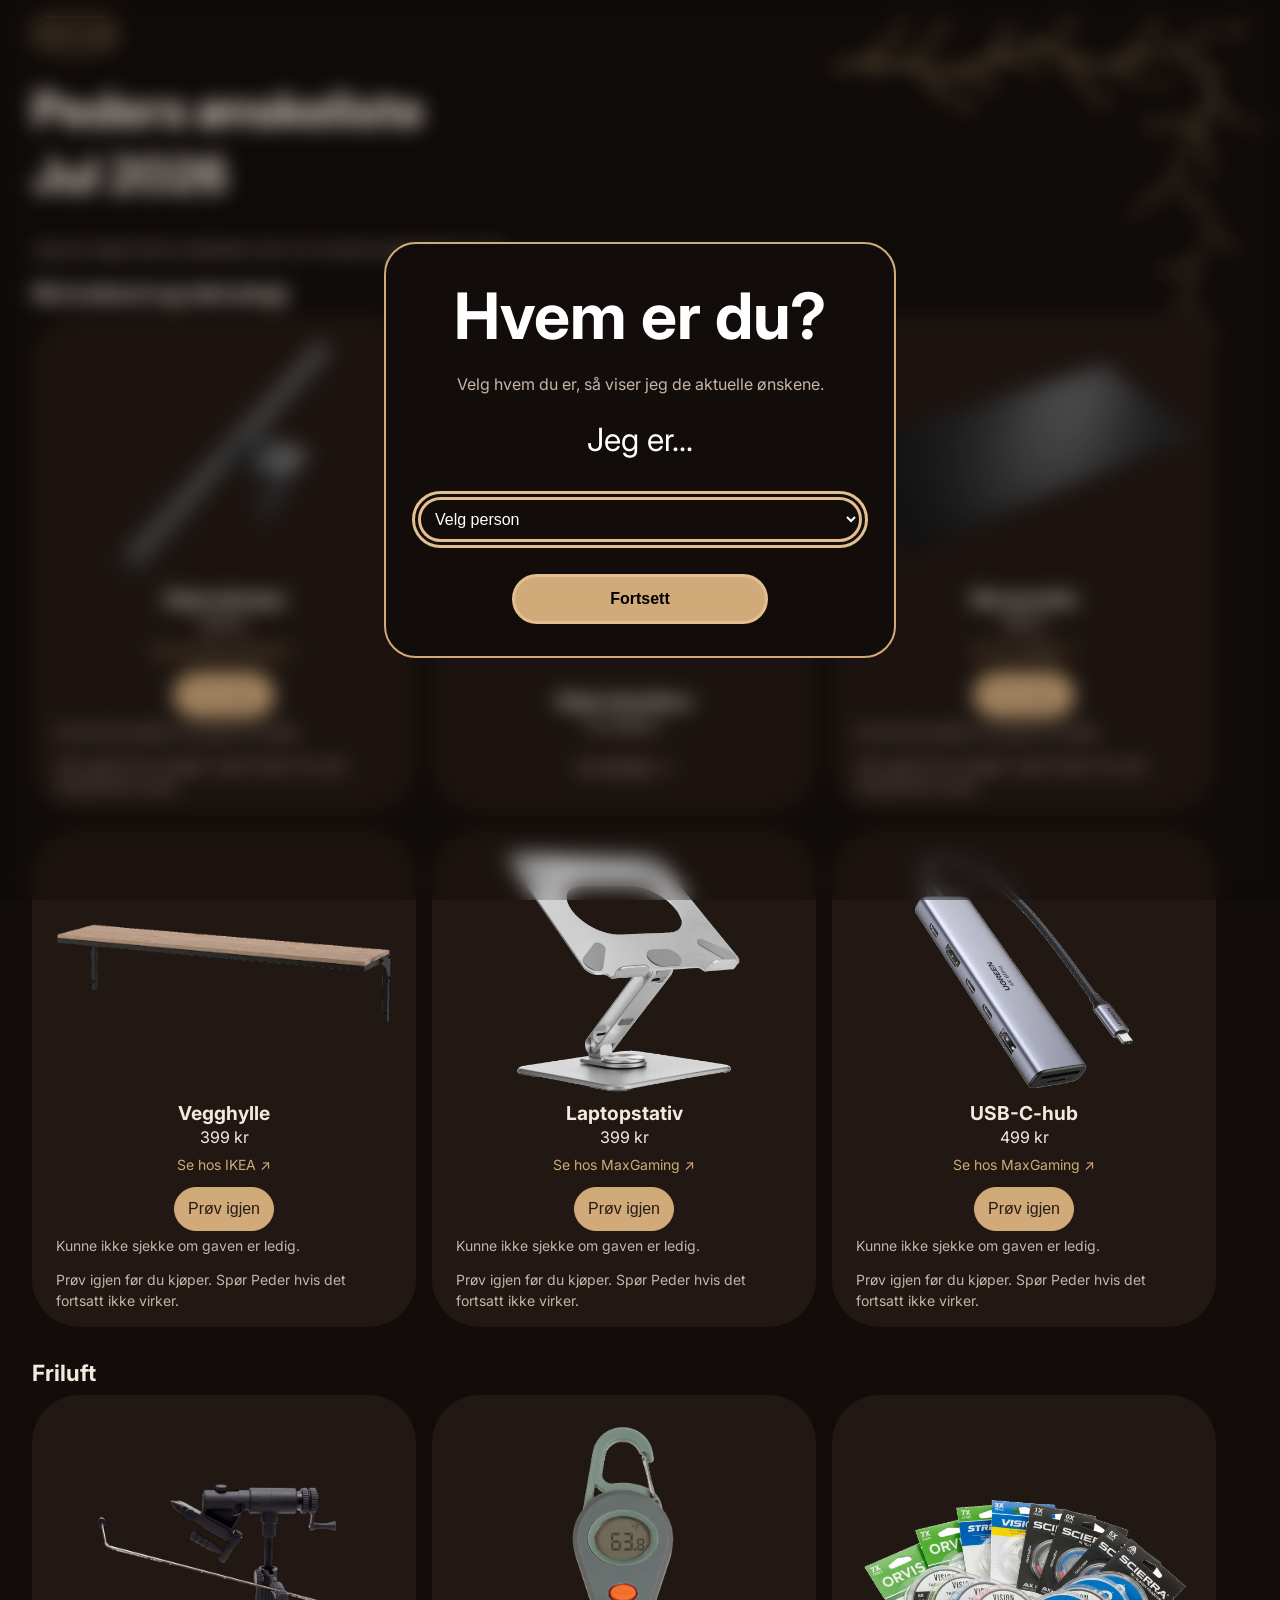
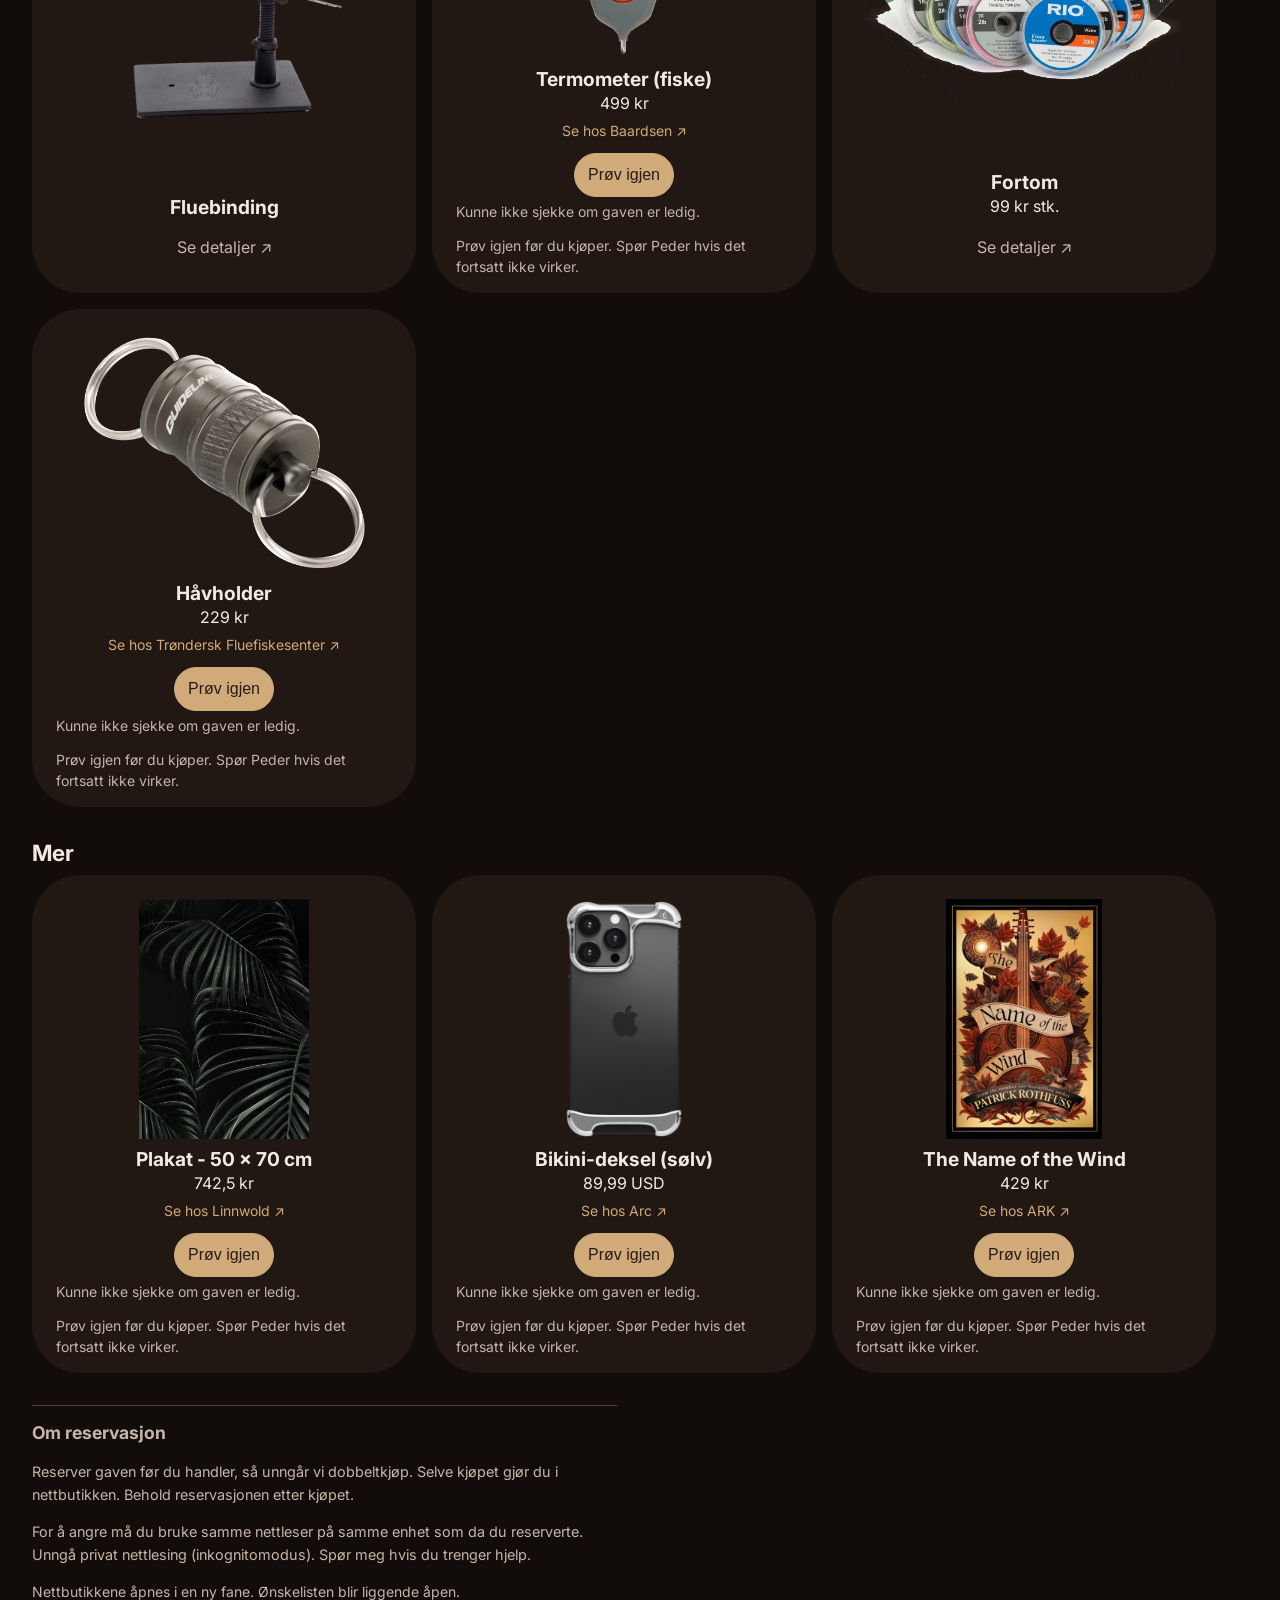
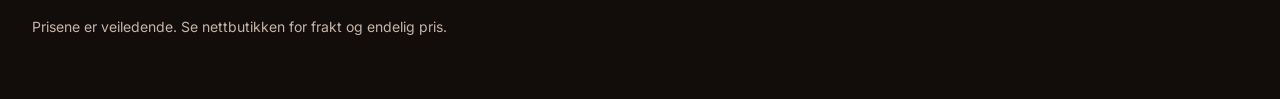
<file: index.html>
<!DOCTYPE html>
<html lang="nb">
    <head>
        <meta charset="UTF-8">
        <meta name="viewport" content="width=device-width, initial-scale=1.0">
        <title>Ønskeliste Jul 2026</title>
        <link rel="preconnect" href="https://fonts.googleapis.com">
        <link rel="preconnect" href="https://fonts.gstatic.com" crossorigin>
        <link href="https://fonts.googleapis.com/css2?family=Nunito+Sans:ital,opsz,wght@0,6..12,200..1000;1,6..12,200..1000&display=swap" rel="stylesheet">
        <link href="https://fonts.googleapis.com/css2?family=Inter:ital,opsz,wght@0,14..32,100..900;1,14..32,100..900&display=swap" rel="stylesheet">
        <link rel="icon" type="image/svg+xml" href="assets/favicon.svg">
        <link rel="stylesheet" href="style.css">
        <link rel="stylesheet" href="branch.css">
    </head>
    <body class="wishlist-home">

        <dialog id="visitor-dialog" aria-labelledby="visitor-heading">
            <h2 id="visitor-heading">Hvem er du?</h2>
            <p class="dialog-intro">Velg hvem du er, så viser jeg de aktuelle ønskene.</p>
            <form>
                <label for="velg">
                    <span>Jeg er...</span>
                    <select name="visitorGroup" id="velg" required>
                        <option value="" disabled selected>Velg person</option>
                        <option value="foreldre">Forelder</option>
                        <option value="andre">Besteforelder, familie eller venn</option>
                    </select>
                </label>
                <button type="submit" id="submit">Fortsett</button>
            </form>
        </dialog>

        <dialog id="foreldre-visitor-dialog" aria-labelledby="foreldre-heading">
            <h2 id="foreldre-heading">Til dere</h2>
            <p class="dialog-instruction">
                <strong>Reserver først. Kjøp i nettbutikken etterpå.</strong>
            </p>
            <p>
                Behold reservasjonen etter kjøpet. Du kan angre fra samme enhet og nettleser.
            </p>
            <p>
                Hovedønskene er bidrag i valgfritt beløp til ting jeg sparer til.
            </p>
            <form method="dialog">
                <button class="dialog-continue" type="submit">Vis ønskene</button>
            </form>
        </dialog>

        <dialog id="andre-visitor-dialog" aria-labelledby="andre-heading">
            <h2 id="andre-heading">Litt praktisk</h2>
            <p class="dialog-instruction">
                <strong>Reserver først. Kjøp i nettbutikken etterpå.</strong>
            </p>
            <p>
                Behold reservasjonen etter kjøpet. Du kan angre fra samme enhet og nettleser.
            </p>
            <form method="dialog">
                <button class="dialog-continue" type="submit">Vis ønskene</button>
            </form>
        </dialog>

        <header class="site-header">
            <h1>
                Peders ønskeliste
                <span class="sub-header">Jul 2026</span>
            </h1>
            <p>Jeg har laget denne nettsiden selv for å samle juleønskene mine.</p>
        </header>

        <button onclick="changePerson()" id="change-person">Endre valg</button>

        <svg class="branch-art" width="349" height="289" viewBox="-8 -10 349 289" xmlns="http://www.w3.org/2000/svg" aria-hidden="true" focusable="false">
            <defs>
                <mask id="branch-main-reveal" maskUnits="userSpaceOnUse" x="-8" y="-10" width="349" height="289" style="mask-type: luminance">
                    <path class="branch-reveal" d="M27.638 37.99 L37.295 36.775 L46.956 35.906 L56.302 35.497 L63.878 35.594 L69.908 36.026 L75.885 36.829 L80.315 37.708 L90.644 40.313 L96.749 41.365 L102.924 41.809 L107.557 41.617 L118.164 39.81 L124.031 38.234 L129.79 36.297 L146.767 29.828 L155.299 27.158 L161.08 25.934 L166.977 25.331 L174.235 25.399 L176.287 25.697 L180.27 26.707 L186.042 28.981 L195.55 33.56 L199.463 35.237 L205.612 37.127 L209.973 37.754 L216.679 36.986 L223.311 35.702 L246.125 29.703 L252.586 28.291 L259.046 27.338 L265.517 27.022 L268.762 27.158 L272.015 27.519 L275.278 28.129 L278.043 29.117 L280.529 30.375 L282.746 31.879 L284.7 33.609 L286.399 35.543 L287.851 37.659 L289.063 39.936 L290.043 42.351 L290.799 44.883 L291.337 47.51 L291.794 52.964 L291.728 55.747 L291.042 61.316 L290.439 64.058 L288.749 69.352 L284.669 78.215 L281.102 83.887 L274.414 93.1 L271.005 98.824 L269.38 102.851 L268.834 104.95 L268.392 109.361 L268.545 111.687 L269.684 116.922 L270.773 119.602 L272.746 122.92 L274.559 125.186 L277.336 127.864 L285.895 133.896 L288.71 136.306 L289.891 137.657 L290.865 139.137 L291.848 141.651 L292.28 144.547 L292.331 146.462 L292.197 148.331 L291.446 151.947 L290.162 155.436 L288.482 158.835 L281.472 170.612 L278.956 175.898 L277.726 179.547 L276.886 183.271 L276.532 186.115 L276.415 189.936 L276.691 193.746 L277.266 197.166 L278.012 200.137 L279.029 203.032 L280.348 205.798 L281.639 207.883 L287.383 214.984 L289.642 218.538 L291.178 222.458 L291.871 225.404 L292.353 229.03 L292.614 229.096" pathLength="1" style="--branch-delay: 0s; --branch-duration: 5s"/>
                </mask>
                <mask id="branch-twig-1-reveal" maskUnits="userSpaceOnUse" x="-8" y="-10" width="349" height="289" style="mask-type: luminance">
                    <path class="branch-reveal" d="M72.746 35.352 L72.852 34.93 L73.16 34.665 L75.168 34.345 L79.78 32.394 L82.684 30.728 L86.806 27.774 L90.674 24.385 L94.319 20.69 L98.882 15.504 L102.259 11.226" pathLength="1" style="--branch-delay: 0.552s; --branch-duration: 0.78s"/>
                </mask>
                <mask id="branch-twig-2-reveal" maskUnits="userSpaceOnUse" x="-8" y="-10" width="349" height="289" style="mask-type: luminance">
                    <path class="branch-reveal" d="M164.954 25.111 L168.948 23.829 L172.724 22.367 L176.403 20.677 L179.951 18.744 L183.337 16.553 L186.527 14.088 L189.488 11.332 L190.455 10.16 L190.404 9.896" pathLength="1" style="--branch-delay: 1.526s; --branch-duration: 0.75s"/>
                </mask>
                <mask id="branch-twig-3-reveal" maskUnits="userSpaceOnUse" x="-8" y="-10" width="349" height="289" style="mask-type: luminance">
                    <path class="branch-reveal" d="M262.421 26.889 L266.892 25.358 L270.985 23.586 L286.887 15.546 L292.93 12.967 L297.067 11.632 L301.325 10.712 L305.736 10.3 L308.204 10.434 L308.44 10.213" pathLength="1" style="--branch-delay: 2.564s; --branch-duration: 0.99s"/>
                </mask>
                <mask id="branch-twig-4-reveal" maskUnits="userSpaceOnUse" x="-8" y="-10" width="349" height="289" style="mask-type: luminance">
                    <path class="branch-reveal" d="M291.981 51.934 L292.462 55.991 L293.697 59.529 L295.555 62.571 L297.923 65.2 L300.684 67.503 L303.723 69.565 L314.886 76.115 L319.328 79.424 L319.66 79.362 L319.627 79.026" pathLength="1" style="--branch-delay: 3.02s; --branch-duration: 0.827s"/>
                </mask>
                <mask id="branch-twig-5-reveal" maskUnits="userSpaceOnUse" x="-8" y="-10" width="349" height="289" style="mask-type: luminance">
                    <path class="branch-reveal" d="M269.018 107.568 L268.503 107.884 L268.187 109.876 L266.982 113.114 L265.313 116.039 L263.257 118.704 L260.892 121.161 L258.294 123.461 L245.812 133.288 L243.12 135.807 L243.246 136.142" pathLength="1" style="--branch-delay: 3.656s; --branch-duration: 0.792s"/>
                </mask>
                <mask id="branch-twig-6-reveal" maskUnits="userSpaceOnUse" x="-8" y="-10" width="349" height="289" style="mask-type: luminance">
                    <path class="branch-reveal" d="M292.476 142.304 L292.803 142.356 L293.003 142.615 L293.752 147.01 L294.573 149.919 L295.509 152.114 L296.419 153.646 L297.538 155.052 L298.836 156.299 L305.557 161.606 L307.614 163.711 L307.815 164.129" pathLength="1" style="--branch-delay: 4.111s; --branch-duration: 0.75s"/>
                </mask>
                <mask id="branch-twig-7-reveal" maskUnits="userSpaceOnUse" x="-8" y="-10" width="349" height="289" style="mask-type: luminance">
                    <path class="branch-reveal" d="M276.955 187.565 L276.467 187.831 L276.095 190.968 L275.482 193.858 L273.801 198.455 L271.332 202.692 L267.363 207.458" pathLength="1" style="--branch-delay: 4.612s; --branch-duration: 0.75s"/>
                </mask>
                <mask id="branch-twig-8-reveal" maskUnits="userSpaceOnUse" x="-8" y="-10" width="349" height="289" style="mask-type: luminance">
                    <path class="branch-reveal" d="M208.153 37.11 L208.322 37.491 L208.698 37.667 L213.057 37.598 L217.068 37.969 L221.011 38.698 L224.898 39.724 L232.556 42.408 L247.749 48.545 L251.838 49.939 L252.151 49.667" pathLength="1" style="--branch-delay: 2s; --branch-duration: 0.93s"/>
                </mask>
                <mask id="branch-twig-9-reveal" maskUnits="userSpaceOnUse" x="-8" y="-10" width="349" height="289" style="mask-type: luminance">
                    <path class="branch-reveal" d="M106.111 41.661 L108.815 41.487 L112.742 41.685 L119.24 42.778 L125.601 44.691 L130.531 46.709 L134.266 48.55 L134.607 48.337" pathLength="1" style="--branch-delay: 0.894s; --branch-duration: 0.75s"/>
                </mask>
                <mask id="branch-twig-10-reveal" maskUnits="userSpaceOnUse" x="-8" y="-10" width="349" height="289" style="mask-type: luminance">
                    <path class="branch-reveal" d="M185.012 27.488 L185.448 27.335 L185.861 27.536 L189.192 32.21 L195.036 39.217 L202.518 47.273 L212.978 57.861 L212.961 58.22" pathLength="1" style="--branch-delay: 1.734s; --branch-duration: 0.84s"/>
                </mask>
                <mask id="branch-twig-11-reveal" maskUnits="userSpaceOnUse" x="-8" y="-10" width="349" height="289" style="mask-type: luminance">
                    <path class="branch-reveal" d="M282.354 170.362 L282.328 170.737 L281.633 171.456 L279.003 173.503 L276.402 175.152 L273.679 176.577 L270.857 177.792 L266.979 179.109 L262.738 180.169 L261.861 180.334 L261.627 180.187" pathLength="1" style="--branch-delay: 4.418s; --branch-duration: 0.75s"/>
                </mask>
                <mask id="branch-twig-12-reveal" maskUnits="userSpaceOnUse" x="-8" y="-10" width="349" height="289" style="mask-type: luminance">
                    <path class="branch-reveal" d="M139.65 31.203 L139.961 30.791 L140.614 30.65 L144.508 30.665 L148.555 31.116 L153.833 32.245 L157.693 33.442 L162.695 35.436 L167.514 37.808 L168.84 38.554 L168.931 38.823" pathLength="1" style="--branch-delay: 1.26s; --branch-duration: 0.75s"/>
                </mask>
                <mask id="branch-twig-13-reveal" maskUnits="userSpaceOnUse" x="-8" y="-10" width="349" height="289" style="mask-type: luminance">
                    <path class="branch-reveal" d="M284.254 79.579 L283.894 79.783 L283.712 80.179 L283.941 82.436 L285.058 86.22 L287.907 93.79 L289.208 98.201 L290.459 104.53 L291.053 110.707 L291.347 110.912" pathLength="1" style="--branch-delay: 3.317s; --branch-duration: 0.75s"/>
                </mask>
                <mask id="branch-twig-14-reveal" maskUnits="userSpaceOnUse" x="-8" y="-10" width="349" height="289" style="mask-type: luminance">
                    <path class="branch-reveal" d="M223.122 35.428 L223.69 35.647 L225.615 35.228 L228.967 33.677 L233.485 30.924 L237.623 27.697 L241.445 24.099 L246.159 18.903 L251.651 12.116 L252.732 10.475 L252.693 10.145" pathLength="1" style="--branch-delay: 2.151s; --branch-duration: 0.802s"/>
                </mask>
                <mask id="branch-twig-15-reveal" maskUnits="userSpaceOnUse" x="-8" y="-10" width="349" height="289" style="mask-type: luminance">
                    <path class="branch-reveal" d="M42.613 35.529 L43.169 35.778 L45.101 35.462 L48.494 34.059 L53.059 31.472 L57.232 28.365 L61.075 24.852 L65.8 19.737 L71.28 13.035 L72.354 11.408 L72.316 11.078" pathLength="1" style="--branch-delay: 0.236s; --branch-duration: 0.796s"/>
                </mask>
                <mask id="branch-twig-16-reveal" maskUnits="userSpaceOnUse" x="-8" y="-10" width="349" height="289" style="mask-type: luminance">
                    <path class="branch-reveal" d="M89.274 39.318 L89.133 39.911 L89.805 41.749 L91.819 44.819 L95.214 48.82 L99.048 52.338 L103.218 55.456 L109.127 59.14 L116.736 63.268 L118.535 64.019 L118.852 63.92" pathLength="1" style="--branch-delay: 0.719s; --branch-duration: 0.796s"/>
                </mask>
                <mask id="branch-twig-17-reveal" maskUnits="userSpaceOnUse" x="-8" y="-10" width="349" height="289" style="mask-type: luminance">
                    <path class="branch-reveal" d="M290.048 68.768 L289.925 69.366 L288.536 70.745 L285.41 72.671 L280.638 74.854 L275.674 76.412 L270.575 77.467 L263.661 78.296 L255.019 78.806 L253.071 78.723 L252.828 78.499" pathLength="1" style="--branch-delay: 3.192s; --branch-duration: 0.796s"/>
                </mask>
                <mask id="branch-twig-18-reveal" maskUnits="userSpaceOnUse" x="-8" y="-10" width="349" height="289" style="mask-type: luminance">
                    <path class="branch-reveal" d="M128.547 35.786 L128.334 35.303 L128.544 34.828 L135.134 29.957 L138.111 27.306 L140.899 24.461 L145.022 19.281 L147.121 15.904 L148.327 13.353 L148.635 13.306" pathLength="1" style="--branch-delay: 1.136s; --branch-duration: 0.75s"/>
                </mask>
            </defs>
            <path d="M27.362 36.0096C27.0993 36.0458 26.8618 36.185 26.702 36.3966C26.5421 36.6082 26.4729 36.875 26.5096 37.138C26.5462 37.401 26.6857 37.6387 26.8973 37.7986C27.109 37.9585 27.3754 38.0274 27.638 37.9904C27.638 37.9904 27.638 37.9904 27.638 37.9904C35.6564 36.8645 43.7829 35.9843 51.7567 35.6342C61.8463 35.1882 72.0367 35.6262 81.78 38.0582C91.3573 40.7958 101.995 43.201 112.156 40.8739C132.457 38.35 149.829 24.769 169.98 25.3092C184.544 24.3607 195.018 36.7141 209.973 37.754C232.467 36.2525 253.49 23.1892 275.278 28.1291C294.651 33.7724 295.001 58.7972 286.465 74.2441C281.52 87.8165 265.103 97.6684 268.978 114.104C270.087 120.5 274.366 126.057 279.631 129.585C284.646 133.212 291.105 136.227 292.027 142.579C294.422 155.88 282.233 165.39 278.308 177.728C276.186 183.735 275.902 190.349 277.147 196.567C277.91 200.562 279.302 204.519 281.639 207.883C283.939 211.285 287.063 213.983 289.063 217.481C291.107 220.95 291.998 224.992 292.351 229.012C292.354 229.052 292.373 229.088 292.403 229.114C292.434 229.14 292.473 229.152 292.512 229.149C292.552 229.145 292.588 229.127 292.614 229.096C292.64 229.066 292.653 229.027 292.649 228.988C292.334 224.94 291.485 220.833 289.44 217.265C287.434 213.666 284.323 210.909 282.122 207.557C279.878 204.24 278.566 200.375 277.853 196.433C276.691 190.298 277.021 183.869 279.109 178.005C282.888 165.961 295.347 156.459 292.973 142.421C291.933 135.458 285.069 132.333 280.221 128.762C275.063 125.262 271.092 120.052 270.022 113.896C266.214 98.4154 282.35 88.5405 287.535 74.7559C291.518 66.3963 294.302 57.0192 292.992 47.5854C291.9 38.1068 284.752 29.7757 275.722 26.8709C252.88 21.6998 231.736 34.9391 210.027 36.246C196.247 35.4612 185.049 22.8039 170.02 23.6909C148.97 23.1946 131.853 36.7461 111.844 39.1261C101.833 41.3391 92.0849 39.0753 82.2172 36.2554C72.2783 33.7461 61.8634 33.2757 51.6751 33.7006C43.6132 34.0332 35.4281 34.8991 27.362 36.0096Z" fill="currentColor" mask="url(#branch-main-reveal)"/>
            <path d="M73.399 34.6078C73.2137 34.618 73.0407 34.7015 72.9183 34.8411C72.7959 34.9806 72.734 35.1648 72.7463 35.3521C72.7585 35.5393 72.8438 35.7139 72.9834 35.8362C73.123 35.9587 73.3054 36.0189 73.4905 36.0048C74.1646 35.9541 74.8386 35.8333 75.4927 35.6656C86.8348 31.5801 94.4639 22.2142 101.573 13.2629C101.951 12.7341 102.313 12.2227 102.642 11.6463C102.681 11.5775 102.69 11.4959 102.669 11.4196C102.648 11.3434 102.598 11.2787 102.529 11.2397C102.461 11.2006 102.38 11.1903 102.303 11.2107C102.227 11.2311 102.161 11.2806 102.121 11.3486C102.121 11.3486 102.121 11.3486 102.121 11.3486C101.81 11.8692 101.439 12.374 101.058 12.8837C93.9093 21.5838 85.7783 30.8203 75.1681 34.3449C74.5757 34.4838 73.9784 34.5768 73.399 34.6078Z" fill="currentColor" mask="url(#branch-twig-1-reveal)"/>
            <path d="M164.618 23.8557C164.45 23.8978 164.308 24.0044 164.222 24.1538C164.135 24.303 164.113 24.4827 164.158 24.6518C164.203 24.8208 164.313 24.9651 164.462 25.0512C164.611 25.1375 164.788 25.1586 164.954 25.1114C164.954 25.1114 164.954 25.1114 164.954 25.1114C165.44 24.9735 165.916 24.8324 166.393 24.685C174.948 21.9827 183.185 17.7893 189.488 11.3319C189.827 10.959 190.148 10.5815 190.446 10.1734C190.477 10.1311 190.49 10.078 190.482 10.026C190.474 9.97388 190.446 9.92715 190.404 9.89578C190.363 9.8644 190.31 9.85086 190.258 9.85786C190.206 9.86488 190.158 9.89186 190.126 9.93315C190.126 9.93315 190.126 9.93315 190.126 9.93315C189.829 10.3149 189.506 10.6732 189.164 11.0272C182.779 17.1864 174.503 21.0903 166.041 23.4805C165.568 23.6108 165.098 23.7348 164.618 23.8557Z" fill="currentColor" mask="url(#branch-twig-2-reveal)"/>
            <path d="M262.085 25.6329C261.918 25.6762 261.775 25.7839 261.689 25.9332C261.603 26.0825 261.58 26.2611 261.625 26.429C261.67 26.5969 261.779 26.7401 261.928 26.8263C262.078 26.9125 262.255 26.9346 262.421 26.8887C262.421 26.8887 262.421 26.8887 262.421 26.8887C263.219 26.6679 264.02 26.4155 264.806 26.1434C278.809 21.1644 290.744 10.7214 305.736 10.3004C306.547 10.303 307.358 10.3457 308.165 10.4325C308.231 10.4395 308.296 10.4202 308.348 10.3789C308.4 10.3377 308.433 10.278 308.44 10.2127C308.448 10.1474 308.429 10.0817 308.388 10.0297C308.348 9.97783 308.288 9.94394 308.223 9.93584C308.223 9.93584 308.223 9.93584 308.223 9.93584C307.399 9.8337 306.571 9.77654 305.742 9.76042C290.435 9.95775 278.176 20.3399 264.404 24.9494C263.635 25.2015 262.857 25.4331 262.085 25.6329Z" fill="currentColor" mask="url(#branch-twig-3-reveal)"/>
            <path d="M319.296 79.4013C319.346 79.4442 319.411 79.4657 319.477 79.4612C319.543 79.4568 319.604 79.4267 319.647 79.3775C319.691 79.3283 319.713 79.2638 319.709 79.1979C319.705 79.132 319.676 79.0702 319.627 79.0263C319.627 79.0263 319.627 79.0263 319.627 79.0263C319.127 78.5763 318.609 78.1405 318.082 77.7214C308.985 70.3856 294.483 66.5686 293.368 53.8749C293.305 53.2142 293.279 52.5967 293.281 51.9265C293.282 51.7541 293.214 51.5892 293.091 51.468C292.968 51.3469 292.801 51.2794 292.627 51.2804C292.453 51.2815 292.286 51.351 292.165 51.4736C292.044 51.5963 291.978 51.762 291.981 51.9344C291.992 52.6461 292.034 53.3036 292.115 54.0086C293.781 67.7329 308.734 71.039 317.75 78.1472C318.277 78.5498 318.796 78.9687 319.296 79.4013Z" fill="currentColor" mask="url(#branch-twig-4-reveal)"/>
            <path d="M243.404 136.088C243.366 136.124 243.315 136.144 243.262 136.143C243.209 136.142 243.159 136.121 243.122 136.083C243.086 136.045 243.065 135.994 243.066 135.942C243.066 135.889 243.088 135.838 243.125 135.801C243.125 135.801 243.125 135.801 243.125 135.801C243.585 135.346 244.06 134.896 244.538 134.457C252.845 126.538 265.032 121.248 268.187 109.876C268.323 109.263 268.417 108.647 268.473 108.018C268.484 107.886 268.548 107.764 268.65 107.68C268.752 107.595 268.885 107.555 269.018 107.568C269.151 107.58 269.273 107.645 269.358 107.747C269.442 107.849 269.482 107.981 269.468 108.113C269.468 108.113 269.468 108.113 269.468 108.113C269.399 108.785 269.287 109.441 269.133 110.092C265.493 122.128 253.181 126.981 244.826 134.777C244.345 135.204 243.867 135.644 243.404 136.088Z" fill="currentColor" mask="url(#branch-twig-5-reveal)"/>
            <path d="M307.538 164.154C307.569 164.187 307.613 164.208 307.659 164.21C307.705 164.212 307.75 164.196 307.784 164.166C307.818 164.135 307.839 164.092 307.842 164.046C307.845 164 307.829 163.954 307.799 163.92C307.799 163.92 307.799 163.92 307.799 163.92C307.487 163.566 307.195 163.248 306.869 162.909C304.093 159.858 300.278 157.958 297.538 155.052C294.799 152.084 293.815 148.007 293.2 144.023C293.136 143.592 293.075 143.147 293.017 142.684C293.003 142.566 292.941 142.459 292.847 142.386C292.752 142.314 292.631 142.282 292.511 142.298C292.392 142.314 292.284 142.377 292.211 142.472C292.139 142.567 292.108 142.686 292.125 142.804C292.125 142.804 292.125 142.804 292.125 142.804C292.193 143.272 292.264 143.724 292.338 144.161C293.045 148.189 294.136 152.408 297.081 155.478C300.03 158.462 303.795 160.21 306.6 163.173C306.928 163.502 307.223 163.809 307.538 164.154Z" fill="currentColor" mask="url(#branch-twig-6-reveal)"/>
            <path d="M267.611 207.498C267.584 207.527 267.547 207.545 267.508 207.547C267.468 207.549 267.429 207.536 267.4 207.51C267.371 207.484 267.353 207.447 267.35 207.407C267.347 207.368 267.36 207.329 267.386 207.299C267.386 207.299 267.386 207.299 267.386 207.299C267.629 207.018 267.872 206.742 268.116 206.466C272.885 201.786 275.768 195.606 276.334 189C276.376 188.642 276.415 188.28 276.451 187.908C276.462 187.802 276.513 187.705 276.596 187.639C276.679 187.572 276.786 187.542 276.892 187.553C276.999 187.565 277.097 187.618 277.163 187.701C277.229 187.784 277.259 187.889 277.247 187.995C277.247 187.995 277.247 187.995 277.247 187.995C277.201 188.372 277.153 188.737 277.102 189.099C276.4 195.768 273.222 202.149 268.357 206.684C268.107 206.954 267.859 207.224 267.611 207.498Z" fill="currentColor" mask="url(#branch-twig-7-reveal)"/>
            <path d="M251.981 49.4598C252.043 49.4803 252.095 49.5249 252.125 49.5837C252.155 49.6425 252.161 49.7106 252.141 49.7733C252.121 49.836 252.077 49.8882 252.019 49.9188C251.96 49.9493 251.892 49.9557 251.829 49.9363C251.829 49.9363 251.829 49.9363 251.829 49.9363C251.106 49.7123 250.383 49.4751 249.667 49.2293C236.853 44.8045 224.657 37.404 211.022 37.5669C210.276 37.5771 209.537 37.61 208.792 37.6671C208.634 37.6793 208.477 37.6278 208.357 37.5233C208.237 37.4188 208.164 37.2698 208.153 37.1098C208.142 36.9498 208.194 36.7921 208.299 36.6721C208.403 36.5521 208.551 36.4797 208.71 36.47C208.71 36.47 208.71 36.47 208.71 36.47C209.481 36.4227 210.245 36.4006 211.015 36.402C225.098 36.4814 237.171 44.1495 249.844 48.7246C250.553 48.9798 251.267 49.2264 251.981 49.4598Z" fill="currentColor" mask="url(#branch-twig-8-reveal)"/>
            <path d="M134.24 48.5376C134.297 48.5684 134.365 48.575 134.429 48.5564C134.492 48.5378 134.545 48.4956 134.577 48.4386C134.608 48.3815 134.616 48.3141 134.598 48.2507C134.581 48.1873 134.539 48.1331 134.483 48.1005C134.483 48.1005 134.483 48.1005 134.483 48.1005C134.048 47.8501 133.617 47.6087 133.181 47.3706C125.312 43.1475 116.605 40.151 107.44 40.1346C106.924 40.1524 106.416 40.1862 105.889 40.2614C105.703 40.2881 105.536 40.3876 105.426 40.5397C105.315 40.6918 105.27 40.8841 105.3 41.0727C105.33 41.2612 105.433 41.43 105.585 41.5404C105.737 41.6508 105.926 41.6937 106.111 41.6612C106.111 41.6612 106.111 41.6612 106.111 41.6612C106.561 41.5826 107.027 41.5356 107.506 41.5046C116.233 41.2414 125.025 43.9057 132.927 47.8537C133.367 48.0763 133.801 48.3024 134.24 48.5376Z" fill="currentColor" mask="url(#branch-twig-9-reveal)"/>
            <path class="branch-leaf" d="M87.7298 28.3696C88.9056 27.8002 90.4289 27.3424 91.7703 27.5557C93.4398 27.8211 94.9799 29.242 95.5321 29.9685C94.6138 30.707 92.7116 31.4827 91.1719 31.055C89.6008 30.6186 88.4819 29.3306 87.7298 28.3696ZM87.7298 28.3696C88.7885 28.7157 89.2284 28.7855 89.6001 28.8696M89.6001 28.8696C89.8901 28.9353 90.8129 29.1308 91.2348 29.2109M89.6001 28.8696L90.164 29.9529M89.6001 28.8696L90.4877 28.0117M91.2348 29.2109L91.7525 30.2841M91.2348 29.2109L91.9553 28.2962M91.2348 29.2109C91.534 29.2677 92.1046 29.415 92.7194 29.5165M92.7194 29.5165C93.2902 29.6108 94.0098 29.7377 94.133 29.7579M92.7194 29.5165L93.2362 30.3579M92.7194 29.5165L93.4521 28.7863" fill="none" stroke="currentColor" stroke-width="0.3" stroke-linecap="round" style="--leaf-x: 87.73px; --leaf-y: 28.37px; --branch-delay: 1.004s"/>
            <path class="branch-leaf" d="M52.4136 34.7457C54.7246 35.1058 57.4332 35.9844 59.1901 37.6651C61.377 39.7572 62.1958 43.4179 62.2683 45.0499C60.1641 45.2013 56.5738 44.4045 54.7434 42.2059C52.8757 39.9626 52.5414 36.9267 52.4136 34.7457ZM52.4136 34.7457C53.6193 36.334 54.1956 36.885 54.6568 37.3876M54.6568 37.3876C55.0168 37.7799 56.1759 39.0079 56.7152 39.5557M54.6568 37.3876L54.3831 39.5567M54.6568 37.3876L56.8376 37.0295M56.7152 39.5557L56.3835 41.6629M56.7152 39.5557L58.7078 38.9437M56.7152 39.5557C57.0977 39.9443 57.7875 40.7425 58.589 41.5185M58.589 41.5185C59.333 42.2389 60.2629 43.159 60.4236 43.3143M58.589 41.5185L58.4922 43.2836M58.589 41.5185L60.4115 41.1903" fill="none" stroke="currentColor" stroke-width="0.3" stroke-linecap="round" style="--leaf-x: 52.414px; --leaf-y: 34.746px; --branch-delay: 0.377s"/>
            <path class="branch-leaf" d="M93.7829 22.1246C93.1314 21.2722 92.5127 20.122 92.4637 19.0078C92.4027 17.621 93.2925 16.1483 93.7862 15.5846C94.5314 16.2019 95.4682 17.6047 95.3773 18.9138C95.2846 20.2495 94.4324 21.3615 93.7829 22.1246ZM93.7829 22.1246C93.8872 21.2159 93.871 20.8505 93.8777 20.5377M93.8777 20.5377C93.8828 20.2936 93.8883 19.519 93.8834 19.1664M93.8777 20.5377L94.6564 19.9058M93.8777 20.5377L93.0415 19.9646M93.8834 19.1664L94.6617 18.5735M93.8834 19.1664L93.029 18.7372M93.8834 19.1664C93.8799 18.9164 93.9045 18.4331 93.8851 17.9217M93.8851 17.9217C93.8671 17.4471 93.8509 16.8472 93.8469 16.7448M93.8851 17.9217L94.4771 17.3676M93.8851 17.9217L93.1772 17.4524" fill="none" stroke="currentColor" stroke-width="0.3" stroke-linecap="round" style="--leaf-x: 93.783px; --leaf-y: 22.125px; --branch-delay: 1.177s"/>
            <path class="branch-leaf" d="M102.413 11.5949C103.352 10.6705 104.659 9.7404 106.01 9.51025C107.691 9.22379 109.622 10.0831 110.384 10.5985C109.746 11.6012 108.18 12.9576 106.57 13.047C104.928 13.1383 103.442 12.2697 102.413 11.5949ZM102.413 11.5949C103.536 11.583 103.979 11.5074 104.362 11.4676M104.362 11.4676C104.66 11.4366 105.605 11.3248 106.034 11.2648M104.362 11.4676L105.251 12.3201M104.362 11.4676L104.932 10.3608M106.034 11.2648L106.875 12.1227M106.034 11.2648L106.426 10.1579M106.034 11.2648C106.338 11.2223 106.931 11.1784 107.551 11.0766M107.551 11.0766C108.127 10.982 108.855 10.8705 108.98 10.85M107.551 11.0766L108.317 11.7133M107.551 11.0766L108.015 10.1419" fill="none" stroke="currentColor" stroke-width="0.3" stroke-linecap="round" style="--leaf-x: 102.413px; --leaf-y: 11.595px; --branch-delay: 1.448s"/>
            <path class="branch-leaf" d="M124.11 43.8895C124.491 42.8068 125.158 41.5788 126.126 40.8817C127.332 40.0141 129.171 39.9471 129.965 40.0584C129.849 41.0872 129.143 42.748 127.919 43.4341C126.669 44.1341 125.174 44.0234 124.11 43.8895ZM124.11 43.8895C124.985 43.4502 125.302 43.2215 125.586 43.044M125.586 43.044C125.808 42.9055 126.504 42.4563 126.817 42.2452M125.586 43.044L126.608 43.3705M125.586 43.044L125.609 41.9597M126.817 42.2452L127.804 42.5941M126.817 42.2452L126.7 41.229M126.817 42.2452C127.038 42.0955 127.485 41.8342 127.932 41.5171M127.932 41.5171C128.346 41.2227 128.873 40.8565 128.962 40.7929M127.932 41.5171L128.774 41.7219M127.932 41.5171L127.936 40.6084" fill="none" stroke="currentColor" stroke-width="0.3" stroke-linecap="round" style="--leaf-x: 124.11px; --leaf-y: 43.89px; --branch-delay: 1.473s"/>
            <path class="branch-leaf" d="M180.999 17.693C182.177 16.8378 183.758 16.0368 185.271 16.0077C187.155 15.9714 189.123 17.2279 189.871 17.9165C189.009 18.9068 187.074 20.1308 185.301 19.9637C183.492 19.7931 182.012 18.5997 180.999 17.693ZM180.999 17.693C182.228 17.865 182.724 17.8553 183.148 17.8747M183.148 17.8747C183.479 17.8899 184.53 17.9233 185.009 17.9284M183.148 17.8747L183.98 18.9524M183.148 17.8747L183.954 16.7595M185.009 17.9284L185.787 19.0042M185.009 17.9284L185.62 16.7837M185.009 17.9284C185.348 17.9321 186.003 17.9817 186.697 17.9725M186.697 17.9725C187.342 17.9639 188.156 17.962 188.295 17.96M186.697 17.9725L187.429 18.7941M186.697 17.9725L187.358 17.0277" fill="none" stroke="currentColor" stroke-width="0.3" stroke-linecap="round" style="--leaf-x: 180.999px; --leaf-y: 17.693px; --branch-delay: 2.087s"/>
            <path class="branch-leaf" d="M227.302 40.1347C228.059 38.9685 229.195 37.7127 230.534 37.1684C232.201 36.4908 234.386 36.937 235.289 37.2947C234.859 38.4731 233.554 40.2271 231.916 40.6854C230.245 41.1529 228.516 40.5959 227.302 40.1347ZM227.302 40.1347C228.457 39.8669 228.896 39.6883 229.281 39.5603M229.281 39.5603C229.581 39.4604 230.529 39.1303 230.958 38.9709M229.281 39.5603L230.391 40.2364M229.281 39.5603L229.617 38.29M230.958 38.9709L232.02 39.6635M230.958 38.9709L231.11 37.741M230.958 38.9709C231.262 38.8579 231.862 38.6779 232.478 38.4318M232.478 38.4318C233.05 38.2034 233.776 37.9227 233.899 37.8733M232.478 38.4318L233.412 38.9137M232.478 38.4318L232.744 37.3632" fill="none" stroke="currentColor" stroke-width="0.3" stroke-linecap="round" style="--leaf-x: 227.302px; --leaf-y: 40.135px; --branch-delay: 2.513s"/>
            <path class="branch-leaf" d="M251.454 49.5712C253.103 48.2861 255.333 47.0593 257.504 46.9434C260.205 46.7993 263.091 48.5066 264.199 49.4584C263.009 50.9218 260.293 52.7731 257.74 52.6198C255.135 52.4634 252.953 50.8229 251.454 49.5712ZM251.454 49.5712C253.226 49.7579 253.938 49.7197 254.548 49.7269M254.548 49.7269C255.024 49.7325 256.533 49.729 257.22 49.713M254.548 49.7269L255.793 51.233M254.548 49.7269L255.649 48.0869M257.22 49.713L258.39 51.219M257.22 49.713L258.041 48.0403M257.22 49.713C257.708 49.7017 258.65 49.7409 259.646 49.6937M259.646 49.6937C260.571 49.65 261.739 49.6074 261.939 49.5978M259.646 49.6937L260.737 50.8372M259.646 49.6937L260.548 48.3055" fill="none" stroke="currentColor" stroke-width="0.3" stroke-linecap="round" style="--leaf-x: 251.454px; --leaf-y: 49.571px; --branch-delay: 3.032s"/>
            <path class="branch-leaf" d="M283.955 32.2806C284.089 34.9095 283.742 38.0955 282.293 40.4169C280.49 43.3063 276.644 45.0482 274.862 45.5024C274.213 43.2187 274.267 39.08 276.27 36.5589C278.313 33.9864 281.582 32.9216 283.955 32.2806ZM283.955 32.2806C282.482 33.9734 282.007 34.7348 281.559 35.3583M281.559 35.3583C281.209 35.8448 280.122 37.4037 279.642 38.1236M281.559 35.3583L279.106 35.5542M281.559 35.3583L282.454 37.679M279.642 38.1236L277.244 38.2414M279.642 38.1236L280.774 40.1787M279.642 38.1236C279.302 38.6342 278.581 39.5773 277.909 40.6384M277.909 40.6384C277.286 41.6234 276.486 42.8591 276.352 43.0717M277.909 40.6384L275.942 40.9367M277.909 40.6384L278.689 42.5712" fill="none" stroke="currentColor" stroke-width="0.3" stroke-linecap="round" style="--leaf-x: 283.955px; --leaf-y: 32.281px; --branch-delay: 2.837s"/>
            <path class="branch-leaf" d="M307.837 10.2328C308.769 8.7982 310.166 7.25337 311.813 6.58373C313.864 5.75021 316.552 6.29915 317.663 6.73913C317.134 8.18876 315.528 10.3465 313.513 10.9102C311.457 11.4854 309.331 10.8001 307.837 10.2328ZM307.837 10.2328C309.258 9.90337 309.798 9.68362 310.271 9.5262M310.271 9.5262C310.641 9.40335 311.807 8.99723 312.334 8.80121M310.271 9.5262L311.637 10.358M310.271 9.5262L310.685 7.96356M312.334 8.80121L313.642 9.65316M312.334 8.80121L312.522 7.2882M312.334 8.80121C312.708 8.6622 313.447 8.44069 314.205 8.13799M314.205 8.13799C314.908 7.857 315.801 7.5117 315.953 7.45094M314.205 8.13799L315.354 8.73075M314.205 8.13799L314.531 6.82344" fill="none" stroke="currentColor" stroke-width="0.3" stroke-linecap="round" style="--leaf-x: 307.837px; --leaf-y: 10.233px; --branch-delay: 3.66s"/>
            <path class="branch-leaf" d="M307.744 10.2322C309.421 10.5691 311.372 11.2976 312.602 12.5818C314.133 14.1803 314.615 16.8814 314.615 18.0763C313.073 18.1197 310.475 17.4229 309.208 15.7579C307.915 14.059 307.767 11.8299 307.744 10.2322ZM307.744 10.2322C308.574 11.4313 308.977 11.8523 309.298 12.2343M309.298 12.2343C309.549 12.5324 310.357 13.4667 310.733 13.8843M309.298 12.2343L309.029 13.8106M309.298 12.2343L310.903 12.0422M310.733 13.8843L310.424 15.4135M310.733 13.8843L312.209 13.5007M310.733 13.8843C311 14.1804 311.479 14.7857 312.04 15.3784M312.04 15.3784C312.56 15.9285 313.211 16.6306 313.323 16.7491M312.04 15.3784L311.913 16.6651M312.04 15.3784L313.382 15.1967" fill="none" stroke="currentColor" stroke-width="0.3" stroke-linecap="round" style="--leaf-x: 307.744px; --leaf-y: 10.232px; --branch-delay: 3.658s"/>
            <path class="branch-leaf" d="M259.44 122.905C260.046 124.049 260.554 125.542 260.391 126.878C260.188 128.541 258.836 130.117 258.137 130.69C257.372 129.807 256.536 127.951 256.904 126.411C257.28 124.839 258.515 123.685 259.44 122.905ZM259.44 122.905C259.135 123.966 259.082 124.404 259.012 124.776M259.012 124.776C258.957 125.065 258.797 125.986 258.733 126.407M259.012 124.776L257.959 125.373M259.012 124.776L259.894 125.624M258.733 126.407L257.688 126.958M258.733 126.407L259.664 127.088M258.733 126.407C258.687 126.705 258.562 127.276 258.483 127.888M258.483 127.888C258.41 128.457 258.311 129.174 258.295 129.297M258.483 127.888L257.669 128.43M258.483 127.888L259.233 128.588" fill="none" stroke="currentColor" stroke-width="0.3" stroke-linecap="round" style="--leaf-x: 259.44px; --leaf-y: 122.905px; --branch-delay: 4.146s"/>
            <path class="branch-leaf" d="M300.142 157.766C300.795 159 301.344 160.61 301.168 162.051C300.949 163.845 299.49 165.545 298.736 166.164C297.911 165.211 297.008 163.209 297.406 161.547C297.811 159.852 299.144 158.606 300.142 157.766ZM300.142 157.766C299.813 158.91 299.755 159.383 299.68 159.783M299.68 159.783C299.621 160.096 299.448 161.089 299.379 161.543M299.68 159.783L298.544 160.428M299.68 159.783L300.631 160.698M299.379 161.543L298.252 162.138M299.379 161.543L300.384 162.277M299.379 161.543C299.329 161.865 299.194 162.48 299.109 163.141M299.109 163.141C299.031 163.754 298.923 164.528 298.906 164.661M299.109 163.141L298.231 163.726M299.109 163.141L299.918 163.896" fill="none" stroke="currentColor" stroke-width="0.3" stroke-linecap="round" style="--leaf-x: 300.142px; --leaf-y: 157.766px; --branch-delay: 4.711s"/>
            <path class="branch-leaf" d="M282.758 209.308C283.531 210.26 284.277 211.553 284.37 212.824C284.486 214.407 283.519 216.119 282.974 216.78C282.102 216.099 280.985 214.528 281.045 213.03C281.106 211.501 282.042 210.202 282.758 209.308ZM282.758 209.308C282.669 210.35 282.7 210.767 282.703 211.124M282.703 211.124C282.706 211.403 282.725 212.288 282.743 212.691M282.703 211.124L281.835 211.872M282.703 211.124L283.678 211.751M282.743 212.691L281.874 213.395M282.743 212.691L283.733 213.153M282.743 212.691C282.755 212.977 282.743 213.529 282.783 214.113M282.783 214.113C282.819 214.655 282.858 215.339 282.866 215.456M282.783 214.113L282.125 214.766M282.783 214.113L283.607 214.625" fill="none" stroke="currentColor" stroke-width="0.3" stroke-linecap="round" style="--leaf-x: 282.758px; --leaf-y: 209.308px; --branch-delay: 4.886s"/>
            <path class="branch-leaf" d="M292.53 229.136C293.04 229.765 293.533 230.619 293.595 231.459C293.671 232.504 293.033 233.635 292.673 234.072C292.096 233.622 291.358 232.585 291.398 231.594C291.438 230.584 292.056 229.726 292.53 229.136ZM292.53 229.136C292.471 229.824 292.491 230.099 292.493 230.335M292.493 230.335C292.495 230.52 292.508 231.105 292.52 231.371M292.493 230.335L291.92 230.83M292.493 230.335L293.137 230.749M292.52 231.371L291.945 231.835M292.52 231.371L293.174 231.676M292.52 231.371C292.528 231.559 292.52 231.925 292.546 232.31M292.546 232.31C292.57 232.668 292.596 233.12 292.601 233.197M292.546 232.31L292.111 232.741M292.546 232.31L293.091 232.649" fill="none" stroke="currentColor" stroke-width="0.3" stroke-linecap="round" style="--leaf-x: 292.53px; --leaf-y: 229.136px; --branch-delay: 5.119s"/>
            <path class="branch-leaf" d="M267.585 207.234C267.783 208.444 267.788 209.937 267.238 211.086C266.553 212.517 264.863 213.523 264.062 213.826C263.643 212.802 263.453 210.884 264.25 209.613C265.062 208.316 266.52 207.654 267.585 207.234ZM267.585 207.234C266.991 208.094 266.811 208.471 266.636 208.783M266.636 208.783C266.499 209.026 266.076 209.804 265.892 210.162M266.636 208.783L265.51 209.001M266.636 208.783L267.17 209.811M265.892 210.162L264.788 210.341M265.892 210.162L266.522 211.055M265.892 210.162C265.761 210.416 265.476 210.89 265.22 211.416M265.22 211.416C264.983 211.904 264.676 212.518 264.625 212.623M265.22 211.416L264.325 211.656M265.22 211.416L265.681 212.27" fill="none" stroke="currentColor" stroke-width="0.3" stroke-linecap="round" style="--leaf-x: 267.585px; --leaf-y: 207.234px; --branch-delay: 5.472s"/>
            <path class="branch-leaf" d="M291.592 222.693C292.559 222.337 293.79 222.094 294.827 222.365C296.117 222.701 297.217 223.935 297.594 224.548C296.817 225.057 295.264 225.52 294.088 225.066C292.888 224.602 292.109 223.505 291.592 222.693ZM291.592 222.693C292.397 223.046 292.737 223.135 293.022 223.229M293.022 223.229C293.245 223.303 293.954 223.528 294.279 223.623M293.022 223.229L293.382 224.123M293.022 223.229L293.785 222.624M294.279 223.623L294.603 224.505M294.279 223.623L294.915 222.96M294.279 223.623C294.51 223.69 294.946 223.85 295.421 223.977M295.421 223.977C295.862 224.095 296.417 224.249 296.512 224.275M295.421 223.977L295.762 224.677M295.421 223.977L296.052 223.46" fill="none" stroke="currentColor" stroke-width="0.3" stroke-linecap="round" style="--leaf-x: 291.592px; --leaf-y: 222.693px; --branch-delay: 5.052s"/>
            <path class="branch-leaf" d="M273.101 200.621C273.73 201.289 274.357 202.213 274.496 203.157C274.67 204.332 274.041 205.662 273.671 206.185C272.983 205.725 272.063 204.614 272.025 203.492C271.987 202.348 272.615 201.327 273.101 200.621ZM273.101 200.621C273.091 201.403 273.137 201.712 273.159 201.979M273.159 201.979C273.176 202.187 273.239 202.847 273.274 203.146M273.159 201.979L272.552 202.585M273.159 201.979L273.921 202.393M273.274 203.146L272.664 203.719M273.274 203.146L274.039 203.437M273.274 203.146C273.299 203.359 273.321 203.772 273.382 204.206M273.382 204.206C273.439 204.608 273.505 205.117 273.518 205.204M273.382 204.206L272.927 204.729M273.382 204.206L274.025 204.543" fill="none" stroke="currentColor" stroke-width="0.3" stroke-linecap="round" style="--leaf-x: 273.101px; --leaf-y: 200.621px; --branch-delay: 5.188s"/>
            <path class="branch-leaf" d="M307.594 163.883C308.548 163.265 309.813 162.706 310.994 162.746C312.463 162.796 313.945 163.856 314.5 164.424C313.787 165.16 312.229 166.034 310.854 165.83C309.451 165.623 308.347 164.632 307.594 163.883ZM307.594 163.883C308.545 164.068 308.932 164.081 309.262 164.114M309.262 164.114C309.52 164.139 310.337 164.208 310.71 164.232M309.262 164.114L309.865 164.988M309.262 164.114L309.936 163.278M310.71 164.232L311.272 165.103M310.71 164.232L311.233 163.365M310.71 164.232C310.974 164.249 311.482 164.315 312.024 164.336M312.024 164.336C312.526 164.356 313.161 164.388 313.27 164.392M312.024 164.336L312.56 165.007M312.024 164.336L312.577 163.627" fill="none" stroke="currentColor" stroke-width="0.3" stroke-linecap="round" style="--leaf-x: 307.594px; --leaf-y: 163.883px; --branch-delay: 4.973s"/>
            <path class="branch-leaf" d="M252.937 127.918C251.841 128.869 250.34 129.801 248.84 129.961C246.973 130.16 244.91 129.082 244.107 128.463C244.878 127.405 246.693 126.022 248.468 126.035C250.279 126.048 251.852 127.105 252.937 127.918ZM252.937 127.918C251.701 127.853 251.209 127.906 250.787 127.923M250.787 127.923C250.456 127.937 249.41 127.995 248.935 128.031M250.787 127.923L249.868 126.925M250.787 127.923L250.083 129.1M248.935 128.031L248.069 127.03M248.935 128.031L248.427 129.22M248.935 128.031C248.597 128.057 247.943 128.064 247.254 128.133M247.254 128.133C246.615 128.197 245.806 128.27 245.669 128.284M247.254 128.133L246.456 127.38M247.254 128.133L246.68 129.128" fill="none" stroke="currentColor" stroke-width="0.3" stroke-linecap="round" style="--leaf-x: 252.937px; --leaf-y: 127.918px; --branch-delay: 4.309s"/>
            <path class="branch-leaf" d="M243.585 135.616C243.585 137.65 243.192 140.094 241.983 141.828C240.478 143.986 237.442 145.178 236.05 145.459C235.639 143.671 235.844 140.481 237.488 138.615C239.165 136.71 241.729 136.018 243.585 135.616ZM243.585 135.616C242.382 136.864 241.986 137.433 241.615 137.896M241.615 137.896C241.327 138.258 240.426 139.418 240.028 139.954M241.615 137.896L239.715 137.951M241.615 137.896L242.214 139.722M240.028 139.954L238.173 139.951M240.028 139.954L240.82 141.584M240.028 139.954C239.745 140.335 239.152 141.034 238.592 141.826M238.592 141.826C238.073 142.562 237.406 143.483 237.294 143.642M238.592 141.826L237.063 141.979M238.592 141.826L239.117 143.348" fill="none" stroke="currentColor" stroke-width="0.3" stroke-linecap="round" style="--leaf-x: 243.585px; --leaf-y: 135.616px; --branch-delay: 4.552s"/>
            <path class="branch-leaf" d="M319.259 78.9122C320.491 77.725 322.201 76.5354 323.957 76.255C326.143 75.9059 328.637 77.0476 329.62 77.727C328.778 79.0199 326.726 80.7593 324.636 80.8536C322.503 80.9498 320.586 79.8021 319.259 78.9122ZM319.259 78.9122C320.718 78.9121 321.294 78.8199 321.79 78.7735M321.79 78.7735C322.178 78.7372 323.406 78.6049 323.964 78.5329M321.79 78.7735L322.933 79.8921M321.79 78.7735L322.546 77.3445M323.964 78.5329L325.045 79.6579M323.964 78.5329L324.488 77.1014M323.964 78.5329C324.359 78.4819 325.129 78.4329 325.936 78.3091M325.936 78.3091C326.685 78.1942 327.632 78.0593 327.793 78.0343M325.936 78.3091L326.922 79.146M325.936 78.3091L326.551 77.1022" fill="none" stroke="currentColor" stroke-width="0.3" stroke-linecap="round" style="--leaf-x: 319.259px; --leaf-y: 78.912px; --branch-delay: 3.946s"/>
            <path class="branch-leaf" d="M296.5 62.351C297.305 61.8046 298.379 61.303 299.391 61.3158C300.65 61.3317 301.939 62.2134 302.424 62.6895C301.826 63.3329 300.508 64.1096 299.326 63.9601C298.121 63.8075 297.158 62.9785 296.5 62.351ZM296.5 62.351C297.317 62.4921 297.649 62.4962 297.932 62.5182M297.932 62.5182C298.153 62.5354 298.855 62.5801 299.174 62.5938M297.932 62.5182L298.465 63.2561M297.932 62.5182L298.494 61.7902M299.174 62.5938L299.671 63.3293M299.174 62.5938L299.607 61.8418M299.174 62.5938C299.401 62.6034 299.837 62.6505 300.302 62.6592M300.302 62.6592C300.733 62.6672 301.277 62.6833 301.37 62.6849M300.302 62.6592L300.773 63.2239M300.302 62.6592L300.763 62.042" fill="none" stroke="currentColor" stroke-width="0.3" stroke-linecap="round" style="--leaf-x: 296.5px; --leaf-y: 62.351px; --branch-delay: 3.377s"/>
            <path class="branch-leaf" d="M306.623 70.6113C307.691 71.3411 308.834 72.4243 309.311 73.6814C309.904 75.2461 309.441 77.2681 309.089 78.0999C308.003 77.6746 306.401 76.4223 306.01 74.8893C305.612 73.325 306.168 71.7302 306.623 70.6113ZM306.623 70.6113C306.847 71.691 307.004 72.1032 307.114 72.4638M307.114 72.4638C307.2 72.7453 307.487 73.6341 307.625 74.0359M307.114 72.4638L306.461 73.4813M307.114 72.4638L308.288 72.8042M307.625 74.0359L306.958 75.0087M307.625 74.0359L308.766 74.2047M307.625 74.0359C307.724 74.3209 307.878 74.8834 308.093 75.4615M308.093 75.4615C308.293 75.9982 308.538 76.6788 308.582 76.7945M308.093 75.4615L307.625 76.3195M308.093 75.4615L309.081 75.7316" fill="none" stroke="currentColor" stroke-width="0.3" stroke-linecap="round" style="--leaf-x: 306.623px; --leaf-y: 70.611px; --branch-delay: 3.644s"/>
            <path class="branch-leaf" d="M285.641 15.4872C285.406 14.198 285.374 12.6031 285.94 11.3644C286.645 9.82257 288.432 8.71648 289.283 8.3782C289.749 9.46398 289.988 11.5104 289.16 12.8832C288.316 14.2839 286.771 15.0188 285.641 15.4872ZM285.641 15.4872C286.26 14.5572 286.445 14.151 286.626 13.8145M286.626 13.8145C286.768 13.5519 287.205 12.7128 287.396 12.3267M286.626 13.8145L287.825 13.5607M286.626 13.8145L286.036 12.7262M287.396 12.3267L288.572 12.115M287.396 12.3267L286.705 11.3846M287.396 12.3267C287.531 12.0529 287.827 11.5411 288.09 10.9744M288.09 10.9744C288.334 10.4482 288.651 9.787 288.703 9.67345M288.09 10.9744L289.042 10.7012M288.09 10.9744L287.581 10.0702" fill="none" stroke="currentColor" stroke-width="0.3" stroke-linecap="round" style="--leaf-x: 285.641px; --leaf-y: 15.487px; --branch-delay: 3.203s"/>
            <path class="branch-leaf" d="M237.294 43.9855C238.574 44.3772 240.038 45.0951 240.897 46.1902C241.966 47.5533 242.133 49.6943 242.042 50.625C240.837 50.5399 238.867 49.7968 238.008 48.4022C237.132 46.9793 237.189 45.2317 237.294 43.9855ZM237.294 43.9855C237.848 44.9834 238.13 45.3425 238.351 45.6648M238.351 45.6648C238.523 45.9163 239.08 46.7063 239.341 47.0606M238.351 45.6648L238.019 46.8717M238.351 45.6648L239.616 45.6389M239.341 47.0606L238.982 48.2277M239.341 47.0606L240.52 46.8756M239.341 47.0606C239.526 47.3118 239.852 47.8201 240.243 48.325M240.243 48.325C240.607 48.7936 241.059 49.3906 241.137 49.4916M240.243 48.325L240.045 49.3174M240.243 48.325L241.303 48.287" fill="none" stroke="currentColor" stroke-width="0.3" stroke-linecap="round" style="--leaf-x: 237.294px; --leaf-y: 43.986px; --branch-delay: 2.727s"/>
            <path d="M212.971 57.854C213.018 57.9002 213.044 57.9634 213.045 58.0294C213.046 58.0954 213.02 58.1589 212.975 58.2061C212.929 58.2532 212.866 58.2803 212.8 58.2816C212.734 58.2829 212.67 58.2582 212.623 58.2129C212.623 58.2129 212.623 58.2129 212.623 58.2129C212.136 57.749 211.638 57.2719 211.152 56.8048C202.397 48.255 193.519 39.8193 186.038 29.973C185.65 29.4258 185.246 28.8246 184.895 28.2396C184.813 28.1031 184.789 27.9402 184.829 27.7861C184.869 27.6321 184.97 27.4997 185.108 27.4183C185.247 27.337 185.411 27.3135 185.565 27.3535C185.719 27.3935 185.85 27.4936 185.93 27.6315C185.93 27.6315 185.93 27.6315 185.93 27.6315C186.248 28.1849 186.627 28.7699 186.994 29.3069C194.165 39.0945 202.939 47.7499 211.526 56.4222C212.003 56.8972 212.493 57.3822 212.971 57.854Z" fill="currentColor" mask="url(#branch-twig-10-reveal)"/>
            <path class="branch-leaf" d="M194.711 39.1197C195.973 38.3758 197.633 37.7248 199.152 37.8404C201.042 37.9843 202.893 39.4313 203.576 40.1927C202.618 41.1021 200.563 42.1429 198.803 41.8058C197.007 41.4618 195.639 40.1248 194.711 39.1197ZM194.711 39.1197C195.926 39.4096 196.423 39.4473 196.847 39.5074M196.847 39.5074C197.177 39.5543 198.226 39.6883 198.705 39.7392M196.847 39.5074L197.576 40.6664M196.847 39.5074L197.76 38.4675M198.705 39.7392L199.381 40.8912M198.705 39.7392L199.426 38.6511M198.705 39.7392C199.044 39.7753 199.695 39.8877 200.392 39.9449M200.392 39.9449C201.038 39.9981 201.854 40.074 201.993 40.0854M200.392 39.9449L201.046 40.838M200.392 39.9449L201.144 39.0619" fill="none" stroke="currentColor" stroke-width="0.3" stroke-linecap="round" style="--leaf-x: 194.711px; --leaf-y: 39.12px; --branch-delay: 2.164s"/>
            <path class="branch-leaf" d="M212.545 57.8756C214.454 57.0244 216.914 56.3695 219.049 56.7786C221.706 57.2878 224.097 59.6386 224.944 60.8286C223.437 61.9634 220.355 63.1076 217.914 62.3454C215.424 61.5677 213.699 59.4509 212.545 57.8756ZM212.545 57.8756C214.221 58.4828 214.921 58.6168 215.511 58.7703M215.511 58.7703C215.972 58.8901 217.438 59.2494 218.108 59.399M215.511 58.7703L216.358 60.5315M215.511 58.7703L216.974 57.4431M218.108 59.399L218.882 61.1419M218.108 59.399L219.307 57.9725M218.108 59.399C218.584 59.505 219.489 59.7695 220.468 59.9631M220.468 59.9631C221.376 60.1428 222.52 60.3823 222.716 60.4208M220.468 59.9631L221.252 61.3352M220.468 59.9631L221.677 58.8322" fill="none" stroke="currentColor" stroke-width="0.3" stroke-linecap="round" style="--leaf-x: 212.545px; --leaf-y: 57.876px; --branch-delay: 2.681s"/>
            <path class="branch-leaf" d="M212.606 57.8572C213.667 59.1163 214.7 60.8344 214.857 62.539C215.052 64.6607 213.796 66.9837 213.081 67.8841C211.893 66.9923 210.354 64.9103 210.397 62.8967C210.441 60.8421 211.666 59.0748 212.606 57.8572ZM212.606 57.8572C212.513 59.258 212.564 59.817 212.577 60.2971M212.577 60.2971C212.587 60.6718 212.636 61.8596 212.669 62.3999M212.577 60.2971L211.43 61.3229M212.577 60.2971L213.901 61.1144M212.669 62.3999L211.519 63.366M212.669 62.3999L214.01 62.9954M212.669 62.3999C212.693 62.783 212.69 63.5257 212.758 64.3082M212.758 64.3082C212.82 65.0347 212.889 65.9531 212.902 66.1098M212.758 64.3082L211.891 65.2012M212.758 64.3082L213.877 64.9759" fill="none" stroke="currentColor" stroke-width="0.3" stroke-linecap="round" style="--leaf-x: 212.606px; --leaf-y: 57.857px; --branch-delay: 2.682s"/>
            <path class="branch-leaf" d="M202.947 48.2329C203.458 49.631 203.804 51.4103 203.409 52.9068C202.918 54.7695 201.131 56.3538 200.245 56.8971C199.512 55.7718 198.849 53.5266 199.51 51.8296C200.184 50.098 201.771 48.9762 202.947 48.2329ZM202.947 48.2329C202.434 49.3939 202.304 49.8847 202.167 50.2965M202.167 50.2965C202.059 50.6178 201.732 51.6418 201.593 52.1111M202.167 50.2965L200.874 50.8125M202.167 50.2965L203.038 51.4007M201.593 52.1111L200.318 52.5757M201.593 52.1111L202.548 53.0322M201.593 52.1111C201.495 52.4438 201.263 53.074 201.078 53.7596M201.078 53.7596C200.906 54.3959 200.68 55.1974 200.643 55.3347M201.078 53.7596L200.065 54.2496M201.078 53.7596L201.822 54.6735" fill="none" stroke="currentColor" stroke-width="0.3" stroke-linecap="round" style="--leaf-x: 202.947px; --leaf-y: 48.233px; --branch-delay: 2.409s"/>
            <path class="branch-leaf" d="M134.456 48.4129C135.798 48.9535 137.307 49.8621 138.131 51.1209C139.155 52.6877 139.136 55.0081 138.951 56.0017C137.662 55.7983 135.61 54.8155 134.815 53.2344C134.004 51.6211 134.228 49.745 134.456 48.4129ZM134.456 48.4129C134.96 49.5388 135.23 49.9515 135.438 50.3189M135.438 50.3189C135.6 50.6057 136.126 51.5079 136.375 51.9136M135.438 50.3189L134.969 51.5876M135.438 50.3189L136.802 50.4085M136.375 51.9136L135.88 53.1368M136.375 51.9136L137.661 51.8238M136.375 51.9136C136.551 52.2012 136.855 52.7788 137.229 53.3586M137.229 53.3586C137.576 53.8969 138.008 54.5815 138.083 54.6975M137.229 53.3586L136.923 54.4087M137.229 53.3586L138.373 53.416" fill="none" stroke="currentColor" stroke-width="0.3" stroke-linecap="round" style="--leaf-x: 134.456px; --leaf-y: 48.413px; --branch-delay: 1.76s"/>
            <path class="branch-leaf" d="M134.467 48.4675C135.122 47.4003 136.116 46.2437 137.309 45.7231C138.794 45.0751 140.772 45.427 141.593 45.7285C141.233 46.7992 140.098 48.4082 138.633 48.8582C137.139 49.3173 135.57 48.8551 134.467 48.4675ZM134.467 48.4675C135.5 48.2001 135.892 48.0292 136.235 47.9053M136.235 47.9053C136.503 47.8085 137.35 47.4896 137.732 47.3364M136.235 47.9053L137.25 48.4887M136.235 47.9053L136.509 46.7539M137.732 47.3364L138.704 47.9357M137.732 47.3364L137.841 46.2256M137.732 47.3364C138.003 47.2277 138.539 47.0519 139.088 46.8163M139.088 46.8163C139.598 46.5977 140.245 46.3284 140.355 46.2811M139.088 46.8163L139.941 47.2289M139.088 46.8163L139.303 45.8482" fill="none" stroke="currentColor" stroke-width="0.3" stroke-linecap="round" style="--leaf-x: 134.467px; --leaf-y: 48.468px; --branch-delay: 1.76s"/>
            <path d="M261.807 179.839C261.742 179.852 261.685 179.89 261.648 179.944C261.611 179.999 261.597 180.066 261.609 180.131C261.622 180.196 261.659 180.253 261.714 180.29C261.768 180.327 261.835 180.342 261.9 180.33C261.9 180.33 261.9 180.33 261.9 180.33C262.276 180.261 262.645 180.189 263.015 180.112C269.664 178.684 276.173 176.087 281.462 171.614C281.75 171.352 282.025 171.086 282.29 170.788C282.36 170.708 282.396 170.604 282.388 170.498C282.381 170.393 282.332 170.294 282.251 170.223C282.171 170.153 282.066 170.117 281.96 170.125C281.854 170.132 281.756 170.181 281.687 170.261C281.687 170.261 281.687 170.261 281.687 170.261C281.455 170.53 281.2 170.784 280.931 171.036C275.891 175.42 269.455 178.119 262.907 179.608C262.542 179.689 262.178 179.766 261.807 179.839Z" fill="currentColor" mask="url(#branch-twig-11-reveal)"/>
            <path class="branch-leaf" d="M269.947 177.694C270.25 178.507 270.457 179.542 270.233 180.415C269.953 181.502 268.918 182.432 268.403 182.751C267.972 182.098 267.578 180.792 267.957 179.801C268.344 178.79 269.265 178.131 269.947 177.694ZM269.947 177.694C269.652 178.372 269.578 178.659 269.5 178.899M269.5 178.899C269.438 179.087 269.251 179.684 269.172 179.958M269.5 178.899L268.748 179.204M269.5 178.899L270.011 179.539M269.172 179.958L268.43 180.233M269.172 179.958L269.732 180.491M269.172 179.958C269.116 180.152 268.983 180.52 268.877 180.92M268.877 180.92C268.779 181.292 268.651 181.759 268.63 181.84M268.877 180.92L268.289 181.209M268.877 180.92L269.314 181.45" fill="none" stroke="currentColor" stroke-width="0.3" stroke-linecap="round" style="--leaf-x: 269.947px; --leaf-y: 177.694px; --branch-delay: 5.008s"/>
            <path class="branch-leaf" d="M261.753 180.076C260.712 180.412 259.397 180.615 258.31 180.282C256.957 179.869 255.845 178.513 255.471 177.847C256.318 177.341 257.984 176.918 259.211 177.451C260.463 177.995 261.241 179.192 261.753 180.076ZM261.753 180.076C260.916 179.666 260.559 179.558 260.261 179.445M260.261 179.445C260.028 179.357 259.286 179.088 258.945 178.973M260.261 179.445L259.919 178.482M260.261 179.445L259.426 180.053M258.945 178.973L258.64 178.023M258.945 178.973L258.242 179.647M258.945 178.973C258.704 178.891 258.248 178.703 257.75 178.547M257.75 178.547C257.288 178.403 256.706 178.215 256.606 178.184M257.75 178.547L257.419 177.79M257.75 178.547L257.058 179.068" fill="none" stroke="currentColor" stroke-width="0.3" stroke-linecap="round" style="--leaf-x: 261.753px; --leaf-y: 180.076px; --branch-delay: 5.286s"/>
            <path class="branch-leaf" d="M261.721 180.049C261.857 180.986 261.84 182.138 261.399 183.018C260.85 184.113 259.532 184.866 258.91 185.088C258.601 184.292 258.481 182.809 259.113 181.839C259.758 180.849 260.892 180.358 261.721 180.049ZM261.721 180.049C261.25 180.705 261.106 180.993 260.966 181.231M260.966 181.231C260.857 181.417 260.521 182.012 260.373 182.286M260.966 181.231L260.095 181.384M260.966 181.231L261.364 182.032M260.373 182.286L259.518 182.409M260.373 182.286L260.847 182.984M260.373 182.286C260.268 182.48 260.042 182.842 259.837 183.244M259.837 183.244C259.647 183.618 259.402 184.087 259.361 184.168M259.837 183.244L259.143 183.417M259.837 183.244L260.181 183.91" fill="none" stroke="currentColor" stroke-width="0.3" stroke-linecap="round" style="--leaf-x: 261.721px; --leaf-y: 180.049px; --branch-delay: 5.288s"/>
            <path d="M168.573 38.9754C168.63 39.0062 168.698 39.0128 168.761 38.9943C168.824 38.9757 168.878 38.9335 168.909 38.8764C168.941 38.8193 168.949 38.7519 168.931 38.6885C168.913 38.6251 168.872 38.5709 168.815 38.5383C168.815 38.5383 168.815 38.5383 168.815 38.5383C168.38 38.2879 167.95 38.0466 167.514 37.8084C159.644 33.5853 150.938 30.5888 141.773 30.5725C141.257 30.5902 140.749 30.624 140.221 30.6993C140.035 30.7259 139.869 30.8254 139.758 30.9776C139.648 31.1297 139.603 31.322 139.633 31.5105C139.663 31.699 139.765 31.8679 139.917 31.9782C140.07 32.0886 140.259 32.1315 140.444 32.0991C140.444 32.0991 140.444 32.0991 140.444 32.0991C140.893 32.0204 141.36 31.9734 141.839 31.9424C150.566 31.6792 159.357 34.3436 167.26 38.2915C167.699 38.5142 168.133 38.7402 168.573 38.9754Z" fill="currentColor" mask="url(#branch-twig-12-reveal)"/>
            <path class="branch-leaf" d="M152.403 32.8026C153.167 33.1506 154.019 33.7163 154.463 34.4672C155.017 35.4019 154.945 36.7464 154.813 37.3175C154.071 37.1662 152.907 36.5435 152.487 35.6065C152.058 34.6504 152.237 33.5687 152.403 32.8026ZM152.403 32.8026C152.667 33.4682 152.812 33.7144 152.923 33.9327M152.923 33.9327C153.01 34.1031 153.291 34.6397 153.425 34.8812M152.923 33.9327L152.619 34.656M152.923 33.9327L153.712 34.0199M153.425 34.8812L153.106 35.5775M153.425 34.8812L154.173 34.8625M153.425 34.8812C153.519 35.0525 153.681 35.3952 153.883 35.7409M153.883 35.7409C154.07 36.0619 154.302 36.4699 154.343 36.5391M153.883 35.7409L153.678 36.3417M153.883 35.7409L154.544 35.8038" fill="none" stroke="currentColor" stroke-width="0.3" stroke-linecap="round" style="--leaf-x: 152.403px; --leaf-y: 32.803px; --branch-delay: 1.699s"/>
            <path class="branch-leaf" d="M168.593 38.5961C169.944 38.8571 171.519 39.4316 172.517 40.4575C173.758 41.7346 174.162 43.9053 174.17 44.8667C172.929 44.911 170.834 44.3659 169.804 43.0338C168.754 41.6745 168.622 39.8817 168.593 38.5961ZM168.593 38.5961C169.268 39.556 169.595 39.8924 169.856 40.1978M169.856 40.1978C170.059 40.4362 170.715 41.1832 171.021 41.5169M169.856 40.1978L169.649 41.4679M169.856 40.1978L171.146 40.0336M171.021 41.5169L170.781 42.7493M171.021 41.5169L172.206 41.1993M171.021 41.5169C171.237 41.7536 171.626 42.2378 172.081 42.7113M172.081 42.7113C172.503 43.1508 173.031 43.7118 173.122 43.8066M172.081 42.7113L171.987 43.7475M172.081 42.7113L173.16 42.557" fill="none" stroke="currentColor" stroke-width="0.3" stroke-linecap="round" style="--leaf-x: 168.593px; --leaf-y: 38.596px; --branch-delay: 2.118s"/>
            <path class="branch-leaf" d="M161.194 35.1676C161.733 34.2901 162.55 33.3393 163.531 32.9113C164.752 32.3785 166.378 32.6679 167.053 32.9157C166.757 33.796 165.823 35.1188 164.619 35.4887C163.391 35.8662 162.101 35.4862 161.194 35.1676ZM161.194 35.1676C162.044 34.9477 162.365 34.8072 162.648 34.7053M162.648 34.7053C162.868 34.6258 163.564 34.3636 163.878 34.2376M162.648 34.7053L163.482 35.185M162.648 34.7053L162.873 33.7587M163.878 34.2376L164.678 34.7304M163.878 34.2376L163.968 33.3244M163.878 34.2376C164.101 34.1483 164.542 34.0038 164.994 33.8101M164.994 33.8101C165.413 33.6303 165.944 33.4089 166.035 33.37M164.994 33.8101L165.694 34.1493M164.994 33.8101L165.17 33.0141" fill="none" stroke="currentColor" stroke-width="0.3" stroke-linecap="round" style="--leaf-x: 161.194px; --leaf-y: 35.168px; --branch-delay: 1.921s"/>
            <path d="M291.05 110.678C291.053 110.743 291.082 110.805 291.131 110.85C291.179 110.894 291.243 110.918 291.308 110.916C291.373 110.914 291.435 110.886 291.48 110.838C291.526 110.79 291.551 110.726 291.55 110.661C291.55 110.661 291.55 110.661 291.55 110.661C291.539 110.135 291.523 109.611 291.501 109.088C291.23 102.885 290.101 96.693 287.977 90.8162C286.905 87.8013 285.731 84.7479 285.184 81.7134C285.109 81.2309 285.063 80.7325 285.117 80.3624C285.144 80.1764 285.096 79.9883 284.981 79.8393C284.867 79.6903 284.695 79.5927 284.506 79.568C284.317 79.5433 284.126 79.5937 283.977 79.7083C283.828 79.8229 283.733 79.9923 283.712 80.1791C283.712 80.1791 283.712 80.1791 283.712 80.1791C283.644 80.8509 283.736 81.3942 283.832 81.9445C284.531 85.2366 285.793 88.1915 286.959 91.2028C289.208 96.8963 290.508 102.98 290.956 109.119C290.993 109.638 291.025 110.156 291.05 110.678Z" fill="currentColor" mask="url(#branch-twig-13-reveal)"/>
            <path class="branch-leaf" d="M288.02 93.6379C288.115 94.472 288.068 95.4929 287.653 96.2606C287.136 97.2162 285.947 97.8472 285.389 98.0272C285.137 97.3133 285.072 95.9949 285.659 95.1526C286.258 94.2932 287.277 93.8892 288.02 93.6379ZM288.02 93.6379C287.585 94.206 287.449 94.4578 287.319 94.6652M287.319 94.6652C287.217 94.827 286.902 95.3448 286.763 95.5835M287.319 94.6652L286.542 94.7764M287.319 94.6652L287.65 95.386M286.763 95.5835L286.003 95.6688M286.763 95.5835L287.165 96.2151M286.763 95.5835C286.665 95.7528 286.455 96.0673 286.262 96.4184M286.262 96.4184C286.083 96.7443 285.853 97.1536 285.815 97.2239M286.262 96.4184L285.642 96.5525M286.262 96.4184L286.549 97.0181" fill="none" stroke="currentColor" stroke-width="0.3" stroke-linecap="round" style="--leaf-x: 288.02px; --leaf-y: 93.638px; --branch-delay: 3.781s"/>
            <path class="branch-leaf" d="M291.385 110.5C291.857 111.793 292.175 113.439 291.809 114.822C291.353 116.544 289.7 118.008 288.88 118.509C288.203 117.468 287.592 115.392 288.204 113.823C288.829 112.222 290.298 111.186 291.385 110.5ZM291.385 110.5C290.91 111.573 290.79 112.027 290.662 112.408M290.662 112.408C290.563 112.705 290.26 113.651 290.131 114.085M290.662 112.408L289.467 112.884M290.662 112.408L291.467 113.429M290.131 114.085L288.951 114.514M290.131 114.085L291.013 114.938M290.131 114.085C290.039 114.393 289.824 114.975 289.652 115.609M289.652 115.609C289.493 116.197 289.283 116.938 289.249 117.065M289.652 115.609L288.715 116.061M289.652 115.609L290.34 116.455" fill="none" stroke="currentColor" stroke-width="0.3" stroke-linecap="round" style="--leaf-x: 291.385px; --leaf-y: 110.5px; --branch-delay: 4.175s"/>
            <path class="branch-leaf" d="M290.517 102.392C291.546 102.402 292.782 102.613 293.654 103.234C294.739 104.007 295.328 105.55 295.463 106.256C294.556 106.455 292.941 106.336 292.004 105.494C291.049 104.635 290.71 103.334 290.517 102.392ZM290.517 102.392C291.143 103.007 291.429 103.211 291.661 103.4M291.661 103.4C291.843 103.548 292.426 104.01 292.695 104.214M291.661 103.4L291.68 104.363M291.661 103.4L292.589 103.106M292.695 104.214L292.685 105.154M292.695 104.214L293.525 103.822M292.695 104.214C292.887 104.36 293.238 104.664 293.636 104.951M293.636 104.951C294.006 105.217 294.469 105.559 294.549 105.617M293.636 104.951L293.706 105.726M293.636 104.951L294.409 104.692" fill="none" stroke="currentColor" stroke-width="0.3" stroke-linecap="round" style="--leaf-x: 290.517px; --leaf-y: 102.392px; --branch-delay: 3.989s"/>
            <path class="branch-leaf" d="M102.187 11.502C101.075 10.3678 99.9564 8.78994 99.6819 7.16158C99.3403 5.13474 100.38 2.80901 101.003 1.89092C102.211 2.66263 103.842 4.55382 103.946 6.49401C104.053 8.47366 103.003 10.2625 102.187 11.502ZM102.187 11.502C102.175 10.1477 102.085 9.61373 102.038 9.15281M102.038 9.15281C102.001 8.79313 101.868 7.65395 101.797 7.1367M102.038 9.15281L103.067 8.08278M102.038 9.15281L100.705 8.46261M101.797 7.1367L102.833 6.12393M101.797 7.1367L100.464 6.66113M101.797 7.1367C101.746 6.76987 101.695 6.05525 101.573 5.30734M101.573 5.30734C101.461 4.61308 101.328 3.73458 101.303 3.58484M101.573 5.30734L102.343 4.38546M101.573 5.30734L100.448 4.74628" fill="none" stroke="currentColor" stroke-width="0.3" stroke-linecap="round" style="--leaf-x: 102.187px; --leaf-y: 11.502px; --branch-delay: 1.446s"/>
            <path d="M223.551 34.2544C223.367 34.2746 223.199 34.3674 223.084 34.5134C222.969 34.6594 222.917 34.8467 222.94 35.0329C222.962 35.2192 223.057 35.3889 223.203 35.5035C223.349 35.6182 223.534 35.6685 223.718 35.6444C223.718 35.6444 223.718 35.6444 223.718 35.6444C224.392 35.5566 225.063 35.3996 225.713 35.1982C236.909 30.5913 244.508 21.1915 251.651 12.1159C252.03 11.5828 252.395 11.0651 252.726 10.485C252.765 10.4162 252.774 10.3346 252.753 10.2583C252.732 10.1821 252.681 10.1174 252.613 10.0783C252.545 10.0393 252.464 10.0289 252.387 10.0494C252.311 10.0698 252.245 10.1193 252.205 10.1873C252.205 10.1873 252.205 10.1873 252.205 10.1873C251.891 10.7121 251.516 11.2236 251.134 11.7379C243.943 20.5632 235.864 29.8531 225.324 33.8951C224.731 34.0655 224.133 34.1913 223.551 34.2544Z" fill="currentColor" mask="url(#branch-twig-14-reveal)"/>
            <path class="branch-leaf" d="M237.814 27.2083C238.989 26.6389 240.513 26.1811 241.854 26.3944C243.524 26.6598 245.064 28.0807 245.616 28.8072C244.698 29.5458 242.795 30.3214 241.256 29.8937C239.685 29.4573 238.566 28.1693 237.814 27.2083ZM237.814 27.2083C238.872 27.5544 239.312 27.6242 239.684 27.7084M239.684 27.7084C239.974 27.7741 240.897 27.9695 241.319 28.0496M239.684 27.7084L240.248 28.7916M239.684 27.7084L240.572 26.8505M241.319 28.0496L241.836 29.1228M241.319 28.0496L242.039 27.1349M241.319 28.0496C241.618 28.1064 242.188 28.2537 242.803 28.3552M242.803 28.3552C243.374 28.4495 244.094 28.5764 244.217 28.5966M242.803 28.3552L243.32 29.1967M242.803 28.3552L243.536 27.625" fill="none" stroke="currentColor" stroke-width="0.3" stroke-linecap="round" style="--leaf-x: 237.814px; --leaf-y: 27.208px; --branch-delay: 2.617s"/>
            <path class="branch-leaf" d="M243.867 20.9633C243.215 20.1109 242.597 18.9607 242.548 17.8465C242.487 16.4597 243.376 14.987 243.87 14.4233C244.615 15.0406 245.552 16.4434 245.461 17.7525C245.368 19.0882 244.516 20.2002 243.867 20.9633ZM243.867 20.9633C243.971 20.0546 243.955 19.6893 243.962 19.3764M243.962 19.3764C243.967 19.1323 243.972 18.3577 243.967 18.0051M243.962 19.3764L244.74 18.7445M243.962 19.3764L243.125 18.8033M243.967 18.0051L244.746 17.4122M243.967 18.0051L243.113 17.5759M243.967 18.0051C243.964 17.7551 243.988 17.2718 243.969 16.7604M243.969 16.7604C243.951 16.2858 243.935 15.6859 243.931 15.5835M243.969 16.7604L244.561 16.2063M243.969 16.7604L243.261 16.2911" fill="none" stroke="currentColor" stroke-width="0.3" stroke-linecap="round" style="--leaf-x: 243.867px; --leaf-y: 20.963px; --branch-delay: 2.791s"/>
            <path class="branch-leaf" d="M252.497 10.4336C253.436 9.50919 254.743 8.57911 256.094 8.34897C257.775 8.0625 259.706 8.92182 260.468 9.43726C259.83 10.4399 258.263 11.7963 256.654 11.8857C255.012 11.977 253.526 11.1084 252.497 10.4336ZM252.497 10.4336C253.62 10.4217 254.063 10.3461 254.445 10.3063M254.445 10.3063C254.744 10.2753 255.689 10.1635 256.118 10.1035M254.445 10.3063L255.335 11.1588M254.445 10.3063L255.016 9.19955M256.118 10.1035L256.959 10.9614M256.118 10.1035L256.51 8.99662M256.118 10.1035C256.422 10.061 257.015 10.0172 257.635 9.9153M257.635 9.9153C258.211 9.82074 258.939 9.70919 259.063 9.68867M257.635 9.9153L258.401 10.552M257.635 9.9153L258.099 8.98066" fill="none" stroke="currentColor" stroke-width="0.3" stroke-linecap="round" style="--leaf-x: 252.497px; --leaf-y: 10.434px; --branch-delay: 3.065s"/>
            <path class="branch-leaf" d="M252.271 10.3407C251.159 9.20651 250.04 7.62866 249.766 6.0003C249.424 3.97345 250.464 1.64773 251.087 0.729634C252.294 1.50135 253.926 3.39253 254.03 5.33273C254.137 7.31237 253.086 9.10124 252.271 10.3407ZM252.271 10.3407C252.259 8.98639 252.169 8.45244 252.122 7.99152M252.122 7.99152C252.085 7.63184 251.952 6.49267 251.881 5.97542M252.122 7.99152L253.151 6.9215M252.122 7.99152L250.789 7.30132M251.881 5.97542L252.917 4.96265M251.881 5.97542L250.547 5.49985M251.881 5.97542C251.83 5.60859 251.779 4.89397 251.657 4.14605M251.657 4.14605C251.545 3.45179 251.412 2.57329 251.387 2.42355M251.657 4.14605L252.426 3.22418M251.657 4.14605L250.532 3.58499" fill="none" stroke="currentColor" stroke-width="0.3" stroke-linecap="round" style="--leaf-x: 252.271px; --leaf-y: 10.341px; --branch-delay: 3.07s"/>
            <path d="M43.1054 34.3795C42.92 34.3897 42.7471 34.4732 42.6247 34.6128C42.5022 34.7523 42.4404 34.9365 42.4526 35.1237C42.4649 35.311 42.5502 35.4855 42.6898 35.6079C42.8294 35.7304 43.0118 35.7906 43.1969 35.7765C43.871 35.7258 44.545 35.605 45.1991 35.4373C56.5411 31.3517 64.1702 21.9859 71.2798 13.0346C71.6576 12.5058 72.0196 11.9944 72.3488 11.4179C72.3871 11.3492 72.3965 11.2676 72.3753 11.1913C72.3541 11.1151 72.304 11.0504 72.2356 11.0113C72.1672 10.9723 72.0861 10.9619 72.0096 10.9824C71.9332 11.0028 71.8676 11.0523 71.8278 11.1203C71.8278 11.1203 71.8278 11.1203 71.8278 11.1203C71.5164 11.6409 71.1451 12.1457 70.7643 12.6553C63.6157 21.3555 55.4847 30.592 44.8745 34.1166C44.2821 34.2555 43.6848 34.3484 43.1054 34.3795Z" fill="currentColor" mask="url(#branch-twig-15-reveal)"/>
            <path class="branch-leaf" d="M56.8201 27.861C56.0434 26.4926 55.3736 24.6979 55.5245 23.0692C55.7123 21.0419 57.2989 19.0795 58.1286 18.3588C59.0883 19.4044 60.1699 21.6294 59.7769 23.5134C59.3758 25.4358 57.9159 26.8816 56.8201 27.861ZM56.8201 27.861C57.1528 26.5614 57.2021 26.0273 57.2741 25.5741M57.2741 25.5741C57.3302 25.2204 57.4926 24.096 57.5557 23.5827M57.2741 25.5741L58.5316 24.8112M57.2741 25.5741L56.1733 24.5747M57.5557 23.5827L58.8049 22.8763M57.5557 23.5827L56.3999 22.7886M57.5557 23.5827C57.6005 23.2187 57.7327 22.5214 57.8064 21.7745M57.8064 21.7745C57.8749 21.0812 57.9708 20.2064 57.9855 20.0568M57.8064 21.7745L58.777 21.0873M57.8064 21.7745L56.8713 20.9514" fill="none" stroke="currentColor" stroke-width="0.3" stroke-linecap="round" style="--leaf-x: 56.82px; --leaf-y: 27.861px; --branch-delay: 0.69s"/>
            <path class="branch-leaf" d="M72.0012 11.4728C71.6024 9.53915 71.4958 7.13781 72.3049 5.2516C73.312 2.9038 75.964 1.17358 77.2328 0.633522C77.9749 2.25236 78.407 5.32655 77.2102 7.42407C75.9891 9.56424 73.6877 10.7266 72.0012 11.4728ZM72.0012 11.4728C72.9003 10.0497 73.1655 9.43109 73.4264 8.91775M73.4264 8.91775C73.6301 8.51716 74.2581 7.23751 74.5317 6.64905M73.4264 8.91775L75.2223 8.49253M73.4264 8.91775L72.4982 7.29951M74.5317 6.64905L76.2958 6.288M74.5317 6.64905L73.4584 5.2547M74.5317 6.64905C74.7257 6.23171 75.1527 5.45026 75.5292 4.58703M75.5292 4.58703C75.8787 3.78573 76.3311 2.77834 76.4063 2.60541M75.5292 4.58703L76.9534 4.1414M75.5292 4.58703L74.7306 3.24323" fill="none" stroke="currentColor" stroke-width="0.3" stroke-linecap="round" style="--leaf-x: 72.001px; --leaf-y: 11.473px; --branch-delay: 1.14s"/>
            <path class="branch-leaf" d="M66.9261 17.9233C67.9997 16.5894 69.5474 15.1929 71.2558 14.6933C73.3823 14.0715 76.0034 14.891 77.0649 15.4419C76.3914 16.8317 74.5731 18.8172 72.5093 19.174C70.4036 19.5381 68.356 18.6398 66.9261 17.9233ZM66.9261 17.9233C68.3743 17.7395 68.9345 17.5755 69.422 17.4668M69.422 17.4668C69.8024 17.382 71.005 17.096 71.5497 16.9543M69.422 17.4668L70.6975 18.4337M69.422 17.4668L69.9924 15.9528M71.5497 16.9543L72.7648 17.9353M71.5497 16.9543L71.8903 15.4668M71.5497 16.9543C71.936 16.8538 72.6945 16.7083 73.4798 16.4838M73.4798 16.4838C74.2087 16.2754 75.1323 16.0221 75.2895 15.977M73.4798 16.4838L74.5638 17.1907M73.4798 16.4838L73.9381 15.2079" fill="none" stroke="currentColor" stroke-width="0.3" stroke-linecap="round" style="--leaf-x: 66.926px; --leaf-y: 17.923px; --branch-delay: 0.975s"/>
            <path d="M90.4953 39.5866C90.4506 39.4064 90.3362 39.2521 90.1762 39.1579C90.0162 39.0638 89.8237 39.0375 89.642 39.0846C89.4604 39.1317 89.3049 39.2482 89.2108 39.4082C89.1166 39.5682 89.0916 39.7586 89.1401 39.9378C89.3161 40.5906 89.5609 41.23 89.848 41.8412C95.9841 52.2182 106.612 57.9597 116.736 63.2684C117.326 63.5405 117.896 63.8005 118.524 64.0159C118.599 64.0407 118.681 64.0347 118.752 63.9996C118.823 63.9644 118.877 63.9031 118.902 63.8287C118.928 63.7542 118.923 63.6726 118.889 63.6012C118.854 63.53 118.793 63.4748 118.719 63.4485C118.719 63.4485 118.719 63.4485 118.719 63.4485C118.149 63.2399 117.584 62.9697 117.012 62.691C107.128 57.297 96.5327 51.0383 91.0846 41.2752C90.8374 40.7193 90.6343 40.1499 90.4953 39.5866Z" fill="currentColor" mask="url(#branch-twig-16-reveal)"/>
            <path class="branch-leaf" d="M99.3053 52.4966C100.085 53.5451 100.819 54.9558 100.861 56.3134C100.913 58.0031 99.8052 59.7818 99.1949 60.4603C98.2975 59.6965 97.1796 57.973 97.3115 56.3804C97.4462 54.7555 98.5021 53.4153 99.3053 52.4966ZM99.3053 52.4966C99.1635 53.6014 99.1773 54.0466 99.1641 54.4274M99.1641 54.4274C99.1539 54.7246 99.1346 55.6677 99.1348 56.0971M99.1641 54.4274L98.2056 55.1842M99.1641 54.4274L100.173 55.1389M99.1348 56.0971L98.1775 56.8065M99.1348 56.0971L100.168 56.6337M99.1348 56.0971C99.135 56.4017 99.0972 56.9897 99.1125 57.6127M99.1125 57.6127C99.1267 58.191 99.1367 58.9217 99.1399 59.0465M99.1125 57.6127L98.3826 58.2779M99.1125 57.6127L99.9669 58.1958" fill="none" stroke="currentColor" stroke-width="0.3" stroke-linecap="round" style="--leaf-x: 99.305px; --leaf-y: 52.497px; --branch-delay: 1.179s"/>
            <path class="branch-leaf" d="M106.573 57.274C107.288 56.4745 108.302 55.6514 109.388 55.3948C110.739 55.0753 112.352 55.6738 112.998 56.0533C112.531 56.9008 111.328 58.0837 110.025 58.2394C108.696 58.3982 107.444 57.7692 106.573 57.274ZM106.573 57.274C107.485 57.2064 107.841 57.1221 108.149 57.0701M108.149 57.0701C108.39 57.0295 109.152 56.8899 109.498 56.8191M108.149 57.0701L108.916 57.7168M108.149 57.0701L108.556 56.1414M109.498 56.8191L110.226 57.4727M109.498 56.8191L109.759 55.8995M109.498 56.8191C109.743 56.7688 110.222 56.7026 110.721 56.5878M110.721 56.5878C111.183 56.4813 111.77 56.3531 111.87 56.33M110.721 56.5878L111.376 57.0656M110.721 56.5878L111.049 55.8046" fill="none" stroke="currentColor" stroke-width="0.3" stroke-linecap="round" style="--leaf-x: 106.573px; --leaf-y: 57.274px; --branch-delay: 1.353s"/>
            <path class="branch-leaf" d="M118.532 63.781C119.615 64.5306 120.774 65.6407 121.253 66.9242C121.849 68.5218 121.366 70.5795 121.002 71.425C119.898 70.9856 118.272 69.7007 117.883 68.1364C117.486 66.5404 118.061 64.9185 118.532 63.781ZM118.532 63.781C118.754 64.8824 118.911 65.3032 119.021 65.6713M119.021 65.6713C119.108 65.9586 119.394 66.8658 119.533 67.276M119.021 65.6713L118.35 66.7044M119.021 65.6713L120.215 66.0247M119.533 67.276L118.848 68.2634M119.533 67.276L120.694 67.4544M119.533 67.276C119.632 67.5669 119.786 68.141 120.002 68.7312M120.002 68.7312C120.203 69.2791 120.449 69.974 120.492 70.0921M120.002 68.7312L119.52 69.6028M120.002 68.7312L121.007 69.0118" fill="none" stroke="currentColor" stroke-width="0.3" stroke-linecap="round" style="--leaf-x: 118.532px; --leaf-y: 63.781px; --branch-delay: 1.626s"/>
            <path class="branch-leaf" d="M118.581 63.5414C119.487 62.2366 120.827 60.8428 122.375 60.2685C124.303 59.5535 126.782 60.14 127.8 60.5801C127.268 61.9105 125.716 63.8671 123.829 64.3327C121.905 64.8077 119.951 64.1108 118.581 63.5414ZM118.581 63.5414C119.909 63.2764 120.416 63.0879 120.86 62.9553M120.86 62.9553C121.207 62.8519 122.301 62.5083 122.796 62.3415M120.86 62.9553L122.104 63.7664M120.86 62.9553L121.289 61.5168M122.796 62.3415L123.985 63.1696M122.796 62.3415L123.013 60.9426M122.796 62.3415C123.147 62.2232 123.839 62.0387 124.551 61.7795M124.551 61.7795C125.212 61.5388 126.05 61.2439 126.192 61.1918M124.551 61.7795L125.6 62.3625M124.551 61.7795L124.891 60.5688" fill="none" stroke="currentColor" stroke-width="0.3" stroke-linecap="round" style="--leaf-x: 118.581px; --leaf-y: 63.541px; --branch-delay: 1.632s"/>
            <path d="M288.829 68.494C288.945 68.3498 289.114 68.2586 289.299 68.2413C289.484 68.2239 289.67 68.2818 289.814 68.4014C289.959 68.5211 290.05 68.6926 290.067 68.8774C290.085 69.0623 290.027 69.2453 289.907 69.3871C289.47 69.9035 288.977 70.3787 288.458 70.8103C278.499 77.6039 266.439 78.2941 255.019 78.8064C254.37 78.8024 253.743 78.7959 253.083 78.7247C253.005 78.7154 252.933 78.6752 252.884 78.6133C252.835 78.5514 252.812 78.4729 252.82 78.3946C252.828 78.3163 252.868 78.2445 252.929 78.1945C252.99 78.1446 253.069 78.1205 253.147 78.1281C253.147 78.1281 253.147 78.1281 253.147 78.1281C253.752 78.181 254.378 78.1761 255.014 78.1664C266.253 77.4752 278.503 76.3027 287.578 69.7731C288.038 69.3746 288.464 68.9452 288.829 68.494Z" fill="currentColor" mask="url(#branch-twig-17-reveal)"/>
            <path class="branch-leaf" d="M275.374 76.447C274.223 77.0658 272.959 78.0316 272.346 79.2432C271.582 80.7514 271.83 82.832 272.095 83.7053C273.232 83.3944 274.975 82.308 275.531 80.8098C276.099 79.2812 275.711 77.6197 275.374 76.447ZM275.374 76.447C275.033 77.5076 274.832 77.9049 274.682 78.2553M274.682 78.2553C274.566 78.5288 274.183 79.391 274 79.7797M274.682 78.2553L275.229 79.3473M274.682 78.2553L273.467 78.4716M274 79.7797L274.566 80.8283M274 79.7797L272.837 79.8273M274 79.7797C273.871 80.0555 273.656 80.604 273.378 81.1617M273.378 81.1617C273.119 81.6794 272.8 82.3368 272.745 82.4484M273.378 81.1617L273.756 82.0737M273.378 81.1617L272.357 81.3272" fill="none" stroke="currentColor" stroke-width="0.3" stroke-linecap="round" style="--leaf-x: 275.374px; --leaf-y: 76.447px; --branch-delay: 3.652s"/>
            <path class="branch-leaf" d="M266.766 77.6899C266.457 76.6625 265.888 75.4869 265.014 74.794C263.926 73.9316 262.212 73.7892 261.465 73.8587C261.529 74.8243 262.116 76.4056 263.23 77.0994C264.366 77.8073 265.767 77.7687 266.766 77.6899ZM266.766 77.6899C265.968 77.2417 265.682 77.0144 265.425 76.8364M265.425 76.8364C265.224 76.6975 264.593 76.2478 264.31 76.0372M265.425 76.8364L264.456 77.0969M265.425 76.8364L265.45 75.823M264.31 76.0372L263.374 76.3201M264.31 76.0372L264.463 75.0934M264.31 76.0372C264.11 75.8877 263.704 75.6244 263.301 75.3089M263.301 75.3089C262.927 75.016 262.45 74.6512 262.37 74.588M263.301 75.3089L262.505 75.4636M263.301 75.3089L263.336 74.4602" fill="none" stroke="currentColor" stroke-width="0.3" stroke-linecap="round" style="--leaf-x: 266.766px; --leaf-y: 77.69px; --branch-delay: 3.827s"/>
            <path class="branch-leaf" d="M253.176 78.5087C251.876 78.7277 250.356 79.2415 249.378 80.2007C248.161 81.3945 247.725 83.4627 247.696 84.3826C248.882 84.4532 250.899 83.9793 251.915 82.7279C252.952 81.451 253.119 79.7383 253.176 78.5087ZM253.176 78.5087C252.508 79.4119 252.187 79.7264 251.93 80.0128M251.93 80.0128C251.73 80.2362 251.086 80.9362 250.786 81.2486M251.93 80.0128L252.1 81.2329M251.93 80.0128L250.699 79.8262M250.786 81.2486L250.987 82.4334M250.786 81.2486L249.659 80.9177M250.786 81.2486C250.573 81.4701 250.19 81.9246 249.744 82.3674M249.744 82.3674C249.33 82.7785 248.812 83.3033 248.723 83.3919M249.744 82.3674L249.811 83.3612M249.744 82.3674L248.715 82.1952" fill="none" stroke="currentColor" stroke-width="0.3" stroke-linecap="round" style="--leaf-x: 253.176px; --leaf-y: 78.509px; --branch-delay: 4.1s"/>
            <path class="branch-leaf" d="M253.233 78.2711C252.966 76.7052 252.344 74.8742 251.185 73.6973C249.743 72.2323 247.25 71.7115 246.141 71.678C246.058 73.1084 246.634 75.5389 248.144 76.7608C249.686 78.0075 251.751 78.2053 253.233 78.2711ZM253.233 78.2711C252.143 77.4676 251.763 77.0815 251.417 76.7731M251.417 76.7731C251.148 76.5325 250.302 75.7572 249.925 75.3962M251.417 76.7731L249.947 76.9799M251.417 76.7731L251.64 75.2887M249.925 75.3962L248.497 75.6418M249.925 75.3962L250.322 74.0371M249.925 75.3962C249.658 75.1402 249.109 74.6794 248.574 74.1426M248.574 74.1426C248.078 73.6443 247.444 73.0217 247.337 72.9141M248.574 74.1426L247.376 74.2253M248.574 74.1426L248.78 72.9018" fill="none" stroke="currentColor" stroke-width="0.3" stroke-linecap="round" style="--leaf-x: 253.233px; --leaf-y: 78.271px; --branch-delay: 4.105s"/>
            <path class="branch-leaf" d="M171.349 22.6049C171.199 21.6053 171.211 20.3746 171.677 19.4327C172.256 18.2602 173.66 17.4489 174.324 17.2079C174.658 18.0561 174.794 19.6397 174.124 20.679C173.441 21.7394 172.232 22.27 171.349 22.6049ZM171.349 22.6049C171.848 21.9022 172.001 21.5932 172.149 21.338M172.149 21.338C172.264 21.1388 172.62 20.502 172.776 20.2087M172.149 21.338L173.079 21.1703M172.149 21.338L171.719 20.485M172.776 20.2087L173.688 20.0729M172.776 20.2087L172.266 19.4661M172.776 20.2087C172.887 20.0007 173.127 19.613 173.343 19.182M173.343 19.182C173.544 18.782 173.803 18.2795 173.847 18.1932M173.343 19.182L174.084 18.9936M173.343 19.182L172.972 18.4729" fill="none" stroke="currentColor" stroke-width="0.3" stroke-linecap="round" style="--leaf-x: 171.349px; --leaf-y: 22.605px; --branch-delay: 1.816s"/>
            <path class="branch-leaf" d="M190.12 10.2347C191.295 8.99133 192.947 7.72322 194.688 7.36111C196.855 6.91038 199.401 7.9343 200.414 8.56709C199.633 9.89786 197.665 11.7312 195.581 11.923C193.455 12.1186 191.487 11.0617 190.12 10.2347ZM190.12 10.2347C191.577 10.1665 192.148 10.0476 192.642 9.97794M192.642 9.97794C193.027 9.92362 194.248 9.73412 194.801 9.63619M192.642 9.97794L193.835 11.042M192.642 9.97794L193.33 8.51529M194.801 9.63619L195.934 10.7095M194.801 9.63619L195.259 8.18171M194.801 9.63619C195.194 9.56674 195.961 9.48191 196.761 9.32057M196.761 9.32057C197.503 9.17081 198.443 8.99181 198.603 8.95935M196.761 9.32057L197.785 10.1105M196.761 9.32057L197.319 8.08625" fill="none" stroke="currentColor" stroke-width="0.3" stroke-linecap="round" style="--leaf-x: 190.12px; --leaf-y: 10.235px; --branch-delay: 2.382s"/>
            <path class="branch-leaf" d="M195.375 32.3005C195.709 30.7082 196.417 28.8583 197.647 27.6985C199.179 26.2548 201.752 25.8179 202.888 25.8264C202.917 27.2935 202.235 29.7587 200.641 30.951C199.016 32.1675 196.895 32.2903 195.375 32.3005ZM195.375 32.3005C196.522 31.5202 196.926 31.1397 197.291 30.8374M197.291 30.8374C197.577 30.6016 198.472 29.8407 198.872 29.4858M197.291 30.8374L198.788 31.1057M197.291 30.8374L197.121 29.3097M198.872 29.4858L200.323 29.7921M198.872 29.4858L198.518 28.0796M198.872 29.4858C199.155 29.2341 199.735 28.7837 200.303 28.2549M200.303 28.2549C200.83 27.764 201.502 27.1512 201.616 27.0452M200.303 28.2549L201.525 28.3857M200.303 28.2549L200.14 26.9771" fill="none" stroke="currentColor" stroke-width="0.3" stroke-linecap="round" style="--leaf-x: 195.375px; --leaf-y: 32.301px; --branch-delay: 1.891s"/>
            <path class="branch-leaf" d="M291.466 42.6745C292.907 41.9197 294.785 41.2901 296.462 41.5029C298.551 41.7677 300.523 43.4756 301.239 44.3581C300.125 45.3134 297.788 46.3535 295.855 45.8816C293.883 45.4002 292.44 43.8411 291.466 42.6745ZM291.466 42.6745C292.797 43.0637 293.347 43.1333 293.813 43.2235M293.813 43.2235C294.177 43.2938 295.333 43.5008 295.861 43.584M293.813 43.2235L294.558 44.5495M293.813 43.2235L294.884 42.1209M295.861 43.584L296.547 44.8994M295.861 43.584L296.722 42.4173M295.861 43.584C296.236 43.643 296.952 43.8038 297.721 43.9061M297.721 43.9061C298.435 44.001 299.336 44.1307 299.49 44.151M297.721 43.9061L298.397 44.933M297.721 43.9061L298.604 42.9685" fill="none" stroke="currentColor" stroke-width="0.3" stroke-linecap="round" style="--leaf-x: 291.466px; --leaf-y: 42.675px; --branch-delay: 2.966s"/>
            <path class="branch-leaf" d="M280.183 129.584C281.238 130.822 282.268 132.514 282.432 134.197C282.637 136.293 281.409 138.595 280.707 139.488C279.528 138.614 277.996 136.565 278.028 134.576C278.06 132.545 279.261 130.793 280.183 129.584ZM280.183 129.584C280.098 130.969 280.152 131.521 280.168 131.995M280.168 131.995C280.179 132.365 280.234 133.539 280.27 134.072M280.168 131.995L279.039 133.015M280.168 131.995L281.48 132.795M280.27 134.072L279.139 135.033M280.27 134.072L281.598 134.653M280.27 134.072C280.295 134.45 280.297 135.184 280.368 135.957M280.368 135.957C280.434 136.674 280.507 137.581 280.521 137.736M280.368 135.957L279.516 136.844M280.368 135.957L281.478 136.61" fill="none" stroke="currentColor" stroke-width="0.3" stroke-linecap="round" style="--leaf-x: 280.183px; --leaf-y: 129.584px; --branch-delay: 3.963s"/>
            <path class="branch-leaf" d="M278.488 178.448C279.816 178.749 281.355 179.368 282.309 180.415C283.495 181.718 283.825 183.878 283.802 184.829C282.573 184.833 280.519 184.226 279.543 182.875C278.548 181.497 278.475 179.72 278.488 178.448ZM278.488 178.448C279.125 179.419 279.438 179.762 279.686 180.072M279.686 180.072C279.879 180.315 280.503 181.075 280.795 181.415M279.686 180.072L279.44 181.322M279.686 180.072L280.967 179.952M280.795 181.415L280.518 182.626M280.795 181.415L281.977 181.139M280.795 181.415C281.002 181.656 281.37 182.147 281.805 182.63M281.805 182.63C282.208 183.078 282.712 183.65 282.799 183.747M281.805 182.63L281.678 183.652M281.805 182.63L282.877 182.512" fill="none" stroke="currentColor" stroke-width="0.3" stroke-linecap="round" style="--leaf-x: 278.488px; --leaf-y: 178.448px; --branch-delay: 4.551s"/>
            <path class="branch-leaf" d="M190.157 10.1511C188.966 8.92351 187.77 7.21804 187.484 5.46291C187.127 3.27827 188.26 0.779509 188.936 -0.205698C190.232 0.632135 191.978 2.67791 192.08 4.7679C192.183 6.90039 191.042 8.82095 190.157 10.1511ZM190.157 10.1511C190.152 8.69263 190.058 8.11711 190.01 7.62048M190.01 7.62048C189.972 7.23293 189.835 6.0054 189.762 5.44798M190.01 7.62048L191.124 6.47394M190.01 7.62048L188.578 6.86973M189.762 5.44798L190.883 4.36312M189.762 5.44798L188.328 4.92836M189.762 5.44798C189.709 5.05265 189.658 4.28278 189.531 3.47666M189.531 3.47666C189.413 2.72838 189.275 1.78157 189.25 1.62018M189.531 3.47666L190.364 2.4882M189.531 3.47666L188.322 2.86614" fill="none" stroke="currentColor" stroke-width="0.3" stroke-linecap="round" style="--leaf-x: 190.157px; --leaf-y: 10.151px; --branch-delay: 2.384s"/>
            <path d="M128.625 34.7658C128.48 34.8593 128.38 35.0061 128.346 35.1752C128.312 35.3443 128.348 35.5217 128.446 35.6673C128.543 35.8129 128.693 35.9142 128.862 35.9479C129.031 35.9816 129.205 35.9448 129.347 35.8469C129.347 35.8469 129.347 35.8469 129.347 35.8469C129.763 35.5602 130.168 35.2738 130.573 34.9809C137.807 29.6741 144.26 23.0573 148.155 14.9174C148.357 14.4554 148.539 13.9948 148.691 13.5126C148.706 13.4627 148.701 13.4083 148.677 13.3615C148.653 13.3147 148.612 13.2793 148.562 13.263C148.512 13.2467 148.458 13.2508 148.411 13.2742C148.364 13.2976 148.328 13.3384 148.311 13.3878C148.311 13.3878 148.311 13.3878 148.311 13.3878C148.152 13.8447 147.96 14.288 147.75 14.7331C143.682 22.6166 137.099 28.9718 129.853 33.9533C129.447 34.2284 129.041 34.4971 128.625 34.7658Z" fill="currentColor" mask="url(#branch-twig-18-reveal)"/>
            <path class="branch-leaf" d="M138.103 28.1859C138.771 27.5117 139.704 26.8301 140.675 26.6523C141.883 26.431 143.282 27.0327 143.835 27.3972C143.385 28.125 142.268 29.116 141.11 29.1947C139.928 29.2751 138.85 28.6627 138.103 28.1859ZM138.103 28.1859C138.912 28.1673 139.23 28.1089 139.505 28.0768M139.505 28.0768C139.72 28.0518 140.399 27.9629 140.708 27.9159M139.505 28.0768L140.153 28.6829M139.505 28.0768L139.906 27.2746M140.708 27.9159L141.322 28.5263M140.708 27.9159L140.981 27.1151M140.708 27.9159C140.926 27.8825 141.353 27.8456 141.799 27.7667M141.799 27.7667C142.213 27.6935 142.737 27.6067 142.826 27.5908M141.799 27.7667L142.356 28.2185M141.799 27.7667L142.125 27.0894" fill="none" stroke="currentColor" stroke-width="0.3" stroke-linecap="round" style="--leaf-x: 138.103px; --leaf-y: 28.186px; --branch-delay: 1.562s"/>
            <path class="branch-leaf" d="M143.237 21.9149C142.461 21.1761 141.67 20.1383 141.447 19.0467C141.169 17.6879 141.816 16.0952 142.214 15.4615C143.046 15.9536 144.191 17.1907 144.307 18.4966C144.425 19.8291 143.758 21.06 143.237 21.9149ZM143.237 21.9149C143.198 21.0019 143.124 20.644 143.082 20.3343M143.082 20.3343C143.049 20.0926 142.932 19.3275 142.872 18.9803M143.082 20.3343L143.751 19.5886M143.082 20.3343L142.167 19.9M142.872 18.9803L143.547 18.2731M142.872 18.9803L141.962 18.6909M142.872 18.9803C142.83 18.7342 142.778 18.2535 142.679 17.752M142.679 17.752C142.586 17.2864 142.476 16.6971 142.456 16.5967M142.679 17.752L143.176 17.1123M142.679 17.752L141.906 17.4" fill="none" stroke="currentColor" stroke-width="0.3" stroke-linecap="round" style="--leaf-x: 143.237px; --leaf-y: 21.915px; --branch-delay: 1.756s"/>
            <path class="branch-leaf" d="M148.401 13.6754C149.115 12.1206 150.272 10.389 151.804 9.48683C153.712 8.36391 156.451 8.51601 157.614 8.78973C157.302 10.3008 156.027 12.6692 154.115 13.5201C152.165 14.3882 149.962 14.0195 148.401 13.6754ZM148.401 13.6754C149.759 13.1429 150.261 12.8469 150.707 12.6223M150.707 12.6223C151.055 12.447 152.15 11.8755 152.643 11.6049M150.707 12.6223L152.179 13.2465M150.707 12.6223L150.889 11.0161M152.643 11.6049L154.06 12.2577M152.643 11.6049L152.608 10.0807M152.643 11.6049C152.992 11.413 153.691 11.0864 154.397 10.6767M154.397 10.6767C155.052 10.2964 155.885 9.82493 156.026 9.74275M154.397 10.6767L155.62 11.096M154.397 10.6767L154.528 9.32863" fill="none" stroke="currentColor" stroke-width="0.3" stroke-linecap="round" style="--leaf-x: 148.401px; --leaf-y: 13.675px; --branch-delay: 1.992s"/>
            <path class="branch-leaf" d="M148.366 13.5952C147.303 13.0509 146.131 12.1917 145.548 11.0958C144.823 9.73183 145.011 7.82628 145.237 7.02356C146.282 7.28686 147.895 8.24751 148.43 9.60615C148.977 10.9924 148.653 12.5176 148.366 13.5952ZM148.366 13.5952C148.036 12.6324 147.844 12.2731 147.701 11.9557M147.701 11.9557C147.589 11.7079 147.224 10.9272 147.05 10.5753M147.701 11.9557L148.181 10.948M147.701 11.9557L146.587 11.7803M147.05 10.5753L147.548 9.60695M147.05 10.5753L145.986 10.5532M147.05 10.5753C146.927 10.3258 146.72 9.82851 146.456 9.32409M146.456 9.32409C146.211 8.85585 145.907 8.26103 145.854 8.16008M146.456 9.32409L146.785 8.48392M146.456 9.32409L145.52 9.1916" fill="none" stroke="currentColor" stroke-width="0.3" stroke-linecap="round" style="--leaf-x: 148.366px; --leaf-y: 13.595px; --branch-delay: 1.993s"/>
        </svg>
        <main>
            <noscript><p class="reservation-help">Reservasjoner krever JavaScript. Spør meg før du kjøper, så vi unngår dobbeltkjøp.</p></noscript>
            <section class="wishlist hovedonsker" id="hovedonsker" data-audience="foreldre">
                <h2 data-audience="foreldre">Hovedønsker<span>  (bare synlig for foreldre)</span></h2>

                <div class="wish-grid">
                    <!-- Kopier en hel article-blokk for å legge til et ønske. -->
                    <article class="wish" data-audience="foreldre">
                        <div class="wish-link">
                            <a class="wish-product-link" href="products/moergo-go60.html">
                                <img class="wish-image" src="assets/go60.webp" alt="MoErgo Go60">
                            </a>
                            <div class="bottom-section-card">
                                <a class="wish-product-link bottom-section-card-title" href="products/moergo-go60.html">
                                    <h3>Bidrag til tastatur</h3>
                                    <span>Valgfritt beløp</span>
                                    <span class="shop-action">Se MoErgo Go60</span>
                                </a>
                            </div>
                        </div>
                    </article>

                    <article class="wish" data-audience="foreldre">
                        <div class="wish-link">
                            <a class="wish-product-link" href="https://www.multicom.no/sihoo-s100-ergonomisk-kontorstol-svart/cat-p/c/p1500045471" target="_blank" rel="noopener noreferrer">
                                <img class="wish-image" id="image-chair" src="assets/chair.webp" alt="Sihoo S100">
                            <span class="new-tab-note visually-hidden"> (åpnes i ny fane)</span></a>
                            <div class="bottom-section-card">
                                <a class="wish-product-link bottom-section-card-title" href="https://www.multicom.no/sihoo-s100-ergonomisk-kontorstol-svart/cat-p/c/p1500045471" target="_blank" rel="noopener noreferrer">
                                    <h3>Bidrag til kontorstol</h3>
                                    <span>Valgfritt beløp</span>
                                    <span class="shop-action">Se Sihoo S100 hos Multicom ↗</span>
                                    <span class="new-tab-note visually-hidden"> (åpnes i ny fane)</span>
                                </a>
                            </div>
                        </div>
                    </article>

                    <article class="wish" data-audience="foreldre">
                        <div class="wish-link">
                            <a class="wish-product-link" id="hev-senk-skrivebord" href="products/hev-senk-skrivebord.html">
                                <img class="wish-image" src="assets/skrivebord.webp" alt="Skrivebord">
                            </a>
                            <div class="bottom-section-card">
                                <a class="wish-product-link bottom-section-card-title" href="products/hev-senk-skrivebord.html">
                                    <h3>Bidrag til skrivebord</h3>
                                    <span>Valgfritt beløp</span>
                                    <span class="shop-action">Se detaljer</span>
                                </a>
                            </div>
                        </div>
                    </article>

                    <article class="wish" data-audience="foreldre">
                        <div class="wish-link">
                            <a class="wish-product-link" href="products/bidrag-til-ny-skjerm.html">
                                <img class="wish-image" src="assets/skjerm-bidrag.svg" alt="Illustrasjon av en skjerm med kode og forhåndsvisning av en nettside" width="480" height="320">
                            </a>
                            <div class="bottom-section-card">
                                <a class="wish-product-link bottom-section-card-title" href="products/bidrag-til-ny-skjerm.html">
                                    <h3>Bidrag til ny skjerm</h3>
                                    <span>Valgfritt beløp</span>
                                    <span class="shop-action">Se detaljer</span>
                                </a>
                            </div>
                        </div>
                    </article>
                </div>
            </section>

            <section class="wishlist skrivebord-og-teknologi" id="skrivebord-og-teknologi">
                <h2>Skrivebord og teknologi</h2>


                <div class="wish-grid">

                    <article class="wish">
                        <div class="wish-link">
                            <a class="wish-product-link" href="https://www.maxgaming.no/no/monitor-tilbehor/mi-computer-monitor-light-bar" target="_blank" rel="noopener noreferrer">
                                <img class="wish-image" src="assets/xiaomi-monitor-light-bar.png" alt="Xiaomi Mi Computer Monitor Light Bar med skjermfeste">
                                <span class="new-tab-note visually-hidden"> (åpnes i ny fane)</span>
                            </a>
                            <div class="bottom-section-card">
                                <a class="wish-product-link bottom-section-card-title" href="https://www.maxgaming.no/no/monitor-tilbehor/mi-computer-monitor-light-bar" target="_blank" rel="noopener noreferrer">
                                    <h3>Skjermlampe</h3>
                                    <span>529&nbsp;kr</span>
                                    <span class="shop-action">Se hos MaxGaming ↗</span>
                                    <span class="new-tab-note visually-hidden"> (åpnes i ny fane)</span>
                                </a>
                                <div class="reservation-controls" data-wish-id="xiaomi-monitor-light-bar" data-wish-name="Xiaomi Mi Computer Monitor Light Bar">
                                    <p class="reservation-status" role="status">Sjekker reservasjon…</p>
                                    <button class="reservation-button" type="button" disabled>Vent litt…</button>
                                </div>
                            </div>
                        </div>
                    </article>


                    <article class="wish">
                        <div class="wish-link">
                            <a class="wish-product-link" href="products/skjermholder.html">
                                <img class="wish-image" src="assets/LDT115.webp" alt="skjermholder">
                            </a>
                            <div class="bottom-section-card">
                                <a class="wish-product-link bottom-section-card-title" href="products/skjermholder.html">
                                    <h3>Skjermholdere</h3>
                                    <span>Fra 599&nbsp;kr</span>
                                    <p>Se detaljer ↗</p>
                                </a>
                            </div>
                        </div>
                    </article>

                    <article class="wish">
                        <div class="wish-link">
                            <a class="wish-product-link" href="https://www.ikea.com/no/no/p/fjaellbo-vegghylle-svart-80421247/" target="_blank" rel="noopener noreferrer">
                                <img class="wish-image" src="assets/musematte.webp" alt="Musematte">
                            <span class="new-tab-note visually-hidden"> (åpnes i ny fane)</span></a>
                            <div class="bottom-section-card">
                                <a class="wish-product-link bottom-section-card-title" href="https://www.elkjop.no/product/pc-datautstyr-og-kontor/pc-tilbehor/mus-tastatur/musematte/glorious-mouse-pad-2-xxl/922389" target="_blank" rel="noopener noreferrer">
                                    <h3>Musematte</h3>
                                    <span>419&nbsp;kr</span>
                                    <span class="shop-action">Se hos Elkjøp ↗</span>
                                    <span class="new-tab-note visually-hidden"> (åpnes i ny fane)</span>
                                </a>
                                <div class="reservation-controls" data-wish-id="musematte" data-wish-name="Musematte">
                                    <p class="reservation-status" role="status">Sjekker reservasjon…</p>
                                    <button class="reservation-button" type="button" disabled>Vent litt…</button>
                                </div>
                            </div>
                        </div>
                    </article>

                    <article class="wish">
                        <div class="wish-link">
                            <a class="wish-product-link" href="https://www.ikea.com/no/no/p/fjaellbo-vegghylle-svart-80421247/" target="_blank" rel="noopener noreferrer">
                                <img class="wish-image" src="assets/hylle.webp" alt="Vegghylle">
                            <span class="new-tab-note visually-hidden"> (åpnes i ny fane)</span></a>
                            <div class="bottom-section-card">
                                <a class="wish-product-link bottom-section-card-title" href="https://www.ikea.com/no/no/p/fjaellbo-vegghylle-svart-80421247/" target="_blank" rel="noopener noreferrer">
                                    <h3>Vegghylle</h3>
                                    <span>399&nbsp;kr</span>
                                    <span class="shop-action">Se hos IKEA ↗</span>
                                    <span class="new-tab-note visually-hidden"> (åpnes i ny fane)</span>
                                </a>
                                <div class="reservation-controls" data-wish-id="vegghylle" data-wish-name="Vegghylle">
                                    <p class="reservation-status" role="status">Sjekker reservasjon…</p>
                                    <button class="reservation-button" type="button" disabled>Vent litt…</button>
                                </div>
                            </div>
                        </div>
                    </article>

                    <article class="wish">
                        <div class="wish-link">
                            <a class="wish-product-link" href="https://www.maxgaming.no/no/laptop-stativ/360-roterbar-sammenleggbar-laptopstativ?" target="_blank" rel="noopener noreferrer">
                                <img class="wish-image" src="assets/monitor-stand.webp" alt="Sammenleggbart laptopstativ">
                            <span class="new-tab-note visually-hidden"> (åpnes i ny fane)</span></a>
                            <div class="bottom-section-card">
                                <a class="wish-product-link bottom-section-card-title" href="https://www.maxgaming.no/no/laptop-stativ/360-roterbar-sammenleggbar-laptopstativ?" target="_blank" rel="noopener noreferrer">
                                    <h3>Laptopstativ</h3>
                                    <span>399&nbsp;kr</span>
                                    <span class="shop-action">Se hos MaxGaming ↗</span>
                                    <span class="new-tab-note visually-hidden"> (åpnes i ny fane)</span>
                                </a>
                                <div class="reservation-controls" data-wish-id="laptop-stand" data-wish-name="Laptopstativ">
                                    <p class="reservation-status" role="status">Sjekker reservasjon…</p>
                                    <button class="reservation-button" type="button" disabled>Vent litt…</button>
                                </div>
                            </div>
                        </div>
                    </article>

                    <article class="wish">
                        <div class="wish-link">
                            <a class="wish-product-link" href="https://www.maxgaming.no/no/usb-hub/ugreen-7-i-1-usb-c-hub" target="_blank" rel="noopener noreferrer">
                                <img class="wish-image" src="assets/ugreen-7-in-1-usb-c-hub.png" alt="UGREEN 7-i-1 USB-C-hub med tilkoblingskabel">
                                <span class="new-tab-note visually-hidden"> (åpnes i ny fane)</span>
                            </a>
                            <div class="bottom-section-card">
                                <a class="wish-product-link bottom-section-card-title" href="https://www.maxgaming.no/no/usb-hub/ugreen-7-i-1-usb-c-hub" target="_blank" rel="noopener noreferrer">
                                    <h3>USB-C-hub</h3>
                                    <span>499&nbsp;kr</span>
                                    <span class="shop-action">Se hos MaxGaming ↗</span>
                                    <span class="new-tab-note visually-hidden"> (åpnes i ny fane)</span>
                                </a>
                                <div class="reservation-controls" data-wish-id="ugreen-7-in-1-usb-c-hub" data-wish-name="UGREEN 7-i-1 USB-C-hub">
                                    <p class="reservation-status" role="status">Sjekker reservasjon…</p>
                                    <button class="reservation-button" type="button" disabled>Vent litt…</button>
                                </div>
                            </div>
                        </div>
                    </article>


                </div>


            </section>

            <section class="wishlist friluft" id="friluft">
                <h2>Friluft</h2>


                <div class="wish-grid">

                    <article class="wish">
                        <div class="wish-link">
                            <a class="wish-product-link" href="products/fluebinding.html">
                                <img class="wish-image" src="assets/fluebinding1/vice.png" alt="Danica bindestikke til fluebinding">
                            </a>
                            <div class="bottom-section-card">
                                <a class="wish-product-link bottom-section-card-title" href="products/fluebinding.html">
                                    <h3>Fluebinding</h3>
                                    <p>Se detaljer ↗</p>
                                </a>
                            </div>
                        </div>
                    </article>

                    <article class="wish">
                        <div class="wish-link">
                            <a class="wish-product-link" href="https://www.baardsen.no/fishpond-riverkeeper-digital-thermometer" target="_blank" rel="noopener noreferrer">
                                <img class="wish-image image-line" src="assets/thermometer.webp" alt="Termometer">
                            <span class="new-tab-note visually-hidden"> (åpnes i ny fane)</span></a>
                            <div class="bottom-section-card">
                                <a class="wish-product-link bottom-section-card-title" href="https://www.baardsen.no/fishpond-riverkeeper-digital-thermometer" target="_blank" rel="noopener noreferrer">
                                    <h3>Termometer (fiske)</h3>
                                    <span>499&nbsp;kr</span>
                                    <span class="shop-action">Se hos Baardsen ↗</span>
                                    <span class="new-tab-note visually-hidden"> (åpnes i ny fane)</span>
                                </a>
                                <div class="reservation-controls" data-wish-id="fishing-thermometer" data-wish-name="Termometer (fiske)">
                                    <p class="reservation-status" role="status">Sjekker reservasjon…</p>
                                    <button class="reservation-button" type="button" disabled>Vent litt…</button>
                                </div>
                            </div>
                        </div>
                    </article>

                    <article class="wish">
                        <div class="wish-link">
                            <a class="wish-product-link" href="products/fortom.html">
                                <img class="wish-image image-line" src="assets/fortom.png" alt="Fortom til fluefiske">
                            </a>
                            <div class="bottom-section-card">
                                <a class="wish-product-link bottom-section-card-title" href="products/fortom.html">
                                    <h3>Fortom</h3>
                                    <span>99&nbsp;kr stk.</span>
                                    <p>Se detaljer ↗</p>
                                </a>
                            </div>
                        </div>
                    </article>
 
                    <article class="wish">
                        <div class="wish-link">
                            <a class="wish-product-link" href="https://www.tfisk.no/produkt/fluefiske/tilbehor-1/guideline-magnetic-netkeeper-grey" target="_blank" rel="noopener noreferrer">
                                <img class="wish-image image-line" src="assets/net-holder.png" alt="Magnetisk håvholder">
                            <span class="new-tab-note visually-hidden"> (åpnes i ny fane)</span></a>
                            <div class="bottom-section-card">
                                <a class="wish-product-link bottom-section-card-title" href="https://www.tfisk.no/produkt/fluefiske/tilbehor-1/guideline-magnetic-netkeeper-grey" target="_blank" rel="noopener noreferrer">
                                    <h3>Håvholder</h3>
                                    <span>229&nbsp;kr</span>
                                    <span class="shop-action">Se hos Trøndersk Fluefiskesenter ↗</span>
                                    <span class="new-tab-note visually-hidden"> (åpnes i ny fane)</span>
                                </a>
                                <div class="reservation-controls" data-wish-id="magnetic-net-holder" data-wish-name="Håvholder">
                                    <p class="reservation-status" role="status">Sjekker reservasjon…</p>
                                    <button class="reservation-button" type="button" disabled>Vent litt…</button>
                                </div>
                            </div>
                        </div>
                    </article>

                </div>

            </section>

            <section class="wishlist">
                <h2>Mer</h2>


                <div class="wish-grid">

                    <article class="wish">
                        <div class="wish-link">
                            <a class="wish-product-link" href="https://linnwold.no/product/palmer" target="_blank" rel="noopener noreferrer">
                                <img class="wish-image" src="assets/plakat.webp" alt="Plakat av palmer">
                            <span class="new-tab-note visually-hidden"> (åpnes i ny fane)</span></a>
                            <div class="bottom-section-card">
                                <a class="wish-product-link bottom-section-card-title" href="https://linnwold.no/product/palmer" target="_blank" rel="noopener noreferrer">
                                    <h3>Plakat - 50 x 70 cm</h3>
                                    <span>742,5&nbsp;kr</span>
                                    <span class="shop-action">Se hos Linnwold ↗</span>
                                    <span class="new-tab-note visually-hidden"> (åpnes i ny fane)</span>
                                </a>
                                <div class="reservation-controls" data-wish-id="plakat-palmer" data-wish-name="Plakat av palmer">
                                    <p class="reservation-status" role="status">Sjekker reservasjon…</p>
                                    <button class="reservation-button" type="button" disabled>Vent litt…</button>
                                </div>
                            </div>
                        </div>
                    </article>


                    <article class="wish">
                        <div class="wish-link">
                            <a class="wish-product-link" href="https://arc.cc/products/arc-pulse-for-iphone-16-pro?variant=49292040044883" target="_blank" rel="noopener noreferrer">
                                <img class="wish-image" src="assets/arc-pulse-iphone-16-pro-silver.png" alt="Arc Pulse i sølv på en iPhone 16 Pro" width="501" height="1000">
                                <span class="new-tab-note visually-hidden"> (åpnes i ny fane)</span>
                            </a>
                            <div class="bottom-section-card">
                                <a class="wish-product-link bottom-section-card-title" href="https://arc.cc/products/arc-pulse-for-iphone-16-pro?variant=49292040044883" target="_blank" rel="noopener noreferrer">
                                    <h3>Bikini-deksel (sølv)</h3>
                                    <span>89,99&nbsp;USD</span>
                                    <span class="shop-action">Se hos Arc ↗</span>
                                    <span class="new-tab-note visually-hidden"> (åpnes i ny fane)</span>
                                </a>
                                <div class="reservation-controls" data-wish-id="arc-pulse-iphone-16-pro-silver" data-wish-name="Arc Pulse til iPhone 16 Pro – sølv">
                                    <p class="reservation-status" role="status">Sjekker reservasjon…</p>
                                    <button class="reservation-button" type="button" disabled>Vent litt…</button>
                                </div>
                            </div>
                        </div>
                    </article>

                    <article class="wish">
                        <div class="wish-link">
                            <a class="wish-product-link" href="https://www.ark.no/produkt/the-name-of-the-wind-9781399614948" target="_blank" rel="noopener noreferrer">
                                <img class="wish-image" src="assets/the-name-of-the-windjpg.jpg" alt="The Name of the Wind">
                            <span class="new-tab-note visually-hidden"> (åpnes i ny fane)</span></a>
                            <div class="bottom-section-card">
                                <a class="wish-product-link bottom-section-card-title" href="https://www.ark.no/produkt/the-name-of-the-wind-9781399614948" target="_blank" rel="noopener noreferrer">
                                    <h3>The Name of the Wind</h3>
                                    <span>429&nbsp;kr</span>
                                    <span class="shop-action">Se hos ARK ↗</span>
                                    <span class="new-tab-note visually-hidden"> (åpnes i ny fane)</span>
                                </a>
                                <div class="reservation-controls" data-wish-id="book-name-of-the-wind" data-wish-name="The Name of the Wind">
                                    <p class="reservation-status" role="status">Sjekker reservasjon…</p>
                                    <button class="reservation-button" type="button" disabled>Vent litt…</button>
                                </div>
                            </div>
                        </div>
                    </article>

                    

                </div>

            </section>

        </main>

        <footer class="site-footer wishlist-help" aria-labelledby="reservation-help-heading">
            <h2 id="reservation-help-heading">Om reservasjon</h2>
            <p>
                Reserver gaven før du handler, så unngår vi dobbeltkjøp.
                Selve kjøpet gjør du i nettbutikken. Behold reservasjonen etter kjøpet.
            </p>
            <p>
                For å angre må du bruke samme nettleser på samme enhet som da du
                reserverte. Unngå privat nettlesing (inkognitomodus).
                Spør meg hvis du trenger hjelp.
            </p>
            <p class="new-tab-summary">Nettbutikkene åpnes i en ny fane. Ønskelisten blir liggende åpen.</p>
            <p class="price-note">Prisene er veiledende. Se nettbutikken for frakt og endelig pris.</p>
        </footer>

        <button class="more-wishes" type="button" hidden>
            Flere ønsker <span class="button-arrow" aria-hidden="true">↓</span>
        </button>

        <script src="script.js"></script>
        <script src="dialog.js"></script>
        <script src="reservations.js"></script>
    </body>
</html>
</file>
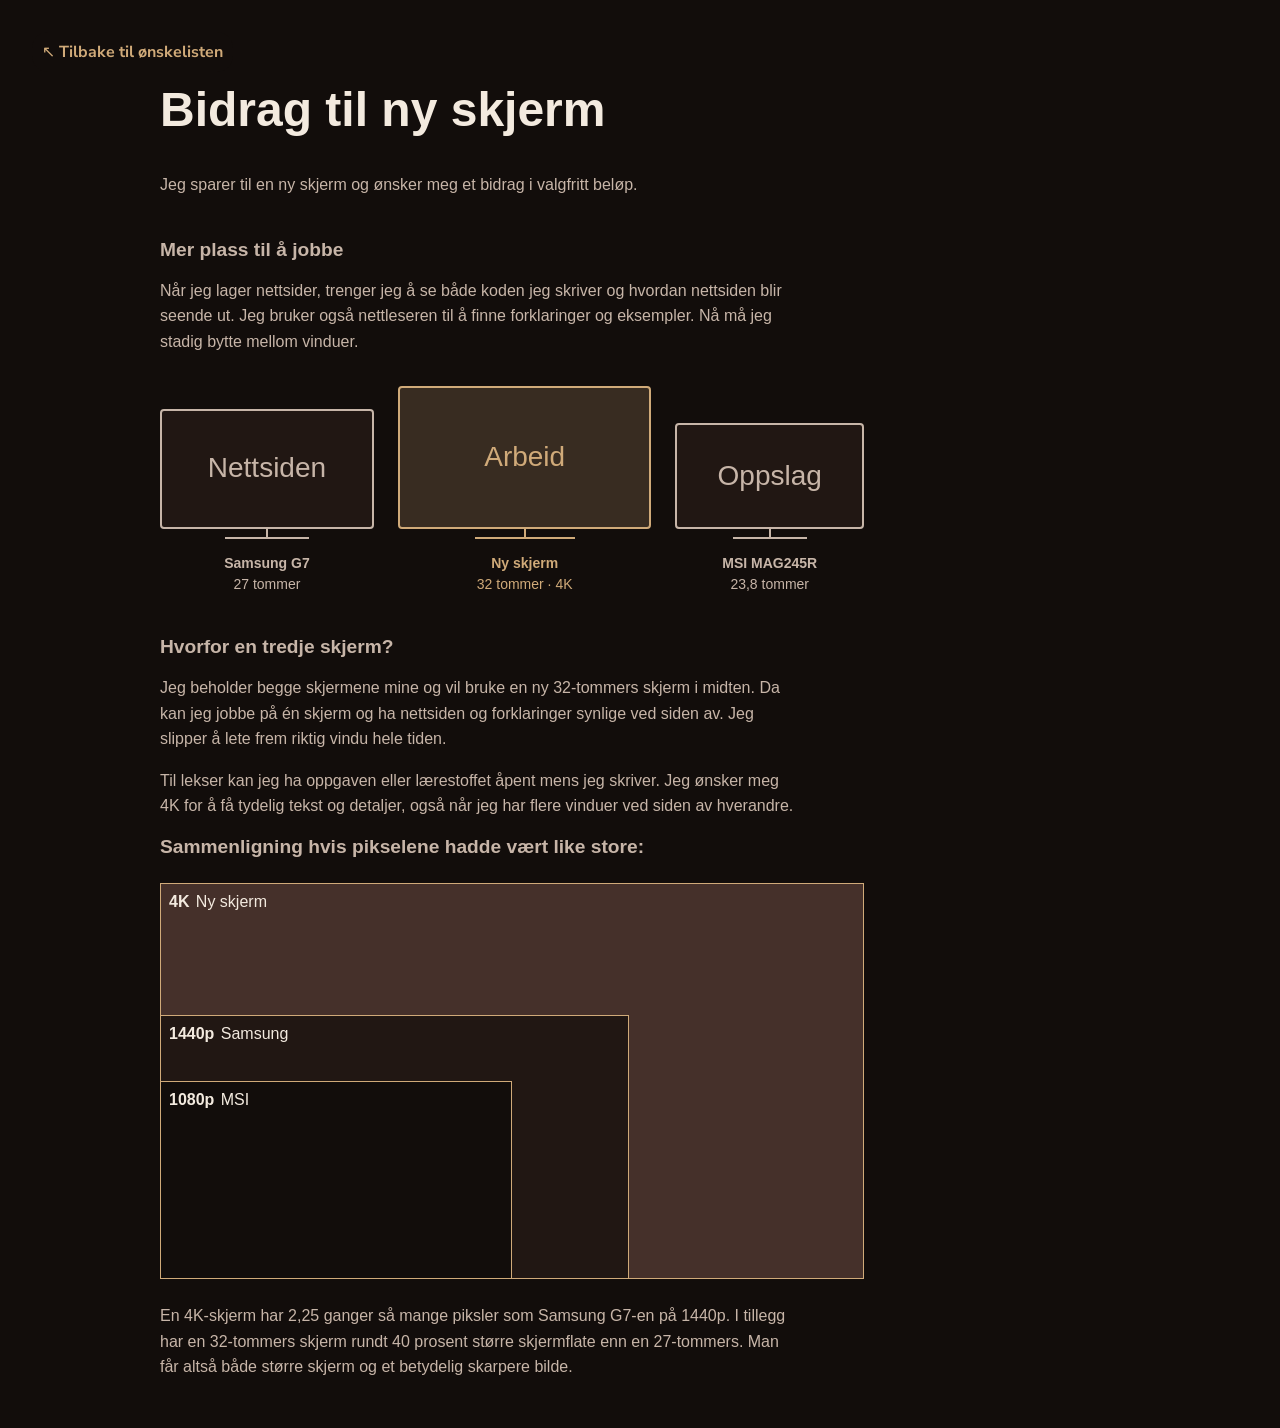
<file: products/bidrag-til-ny-skjerm.html>
<!DOCTYPE html>
<html lang="nb">
    <head>
        <meta charset="UTF-8">
        <meta name="viewport" content="width=device-width, initial-scale=1.0">
        <title>Bidrag til ny skjerm | Ønskeliste Jul 2026</title>
        <link rel="preconnect" href="https://fonts.googleapis.com">
        <link rel="preconnect" href="https://fonts.gstatic.com" crossorigin>
        <link href="https://fonts.googleapis.com/css2?family=Nunito+Sans:ital,opsz,wght@0,6..12,200..1000;1,6..12,200..1000&display=swap" rel="stylesheet">
        <link rel="icon" type="image/svg+xml" href="../assets/favicon.svg">
        <link rel="stylesheet" href="../style.css">
    </head>
    <body>
        <header class="site-header">
            <a href="../index.html">
                <span class="button-arrow" aria-hidden="true">↖</span>
                Tilbake til ønskelisten
            </a>
        </header>

        <main class="screen-contribution">
            <h1>Bidrag til ny skjerm</h1>
            <p>Jeg sparer til en ny skjerm og ønsker meg et bidrag i valgfritt beløp.</p>

            <section class="wish-info" aria-labelledby="workspace-heading">
                <h2 id="workspace-heading">Mer plass til å jobbe</h2>
                <p>
                    Når jeg lager nettsider, trenger jeg å se både koden jeg
                    skriver og hvordan nettsiden blir seende ut. Jeg bruker
                    også nettleseren til å finne forklaringer og eksempler.
                    Nå må jeg stadig bytte mellom vinduer.
                </p>

                <figure class="monitor-setup" role="img" aria-label="Tre skjermer i samme målestokk: nettsiden på min 27-tommers Samsung, arbeidet på en ny 32-tommers skjerm i midten og forklaringer på min 23,8-tommers MSI.">
                    <div class="monitor-preview" aria-hidden="true">
                        <div class="monitor-frame">Nettsiden</div>
                        <strong>Samsung G7</strong>
                        <small>27 tommer</small>
                    </div>
                    <div class="monitor-preview monitor-new" aria-hidden="true">
                        <div class="monitor-frame">Arbeid</div>
                        <strong>Ny skjerm</strong>
                        <small>32 tommer · 4K</small>
                    </div>
                    <div class="monitor-preview" aria-hidden="true">
                        <div class="monitor-frame">Oppslag</div>
                        <strong>MSI MAG245R</strong>
                        <small>23,8 tommer</small>
                    </div>
                </figure>
            </section>

            <section class="wish-info" aria-labelledby="screen-heading">
                <h2 id="screen-heading">Hvorfor en tredje skjerm?</h2>
                <p>
                    Jeg beholder begge skjermene mine og vil bruke en ny
                    32-tommers skjerm i midten. Da kan jeg jobbe på én skjerm
                    og ha nettsiden og forklaringer synlige ved siden av.
                    Jeg slipper å lete frem riktig vindu hele tiden.
                </p>
                <p>
                    Til lekser kan jeg ha oppgaven eller lærestoffet åpent
                    mens jeg skriver. Jeg ønsker meg 4K for å få tydelig tekst
                    og detaljer, også når jeg har flere vinduer ved siden av hverandre.
                </p>
            
                <h2>
                    Sammenligning hvis pikselene hadde vært like store:
                </h2>

                <figure class="resolution-comparison" role="img" aria-label="Sammenligning i samme målestokk: 4K for den nye skjermen, 1440p for min Samsung G7 og 1080p for min MSI.">
                    <div class="resolution-area resolution-4k" aria-hidden="true">
                        <strong>4K</strong><span>Ny skjerm</span>
                    </div>
                    <div class="resolution-area resolution-1440p" aria-hidden="true">
                        <strong>1440p</strong><span>Samsung</span>
                    </div>
                    <div class="resolution-area resolution-1080p" aria-hidden="true">
                        <strong>1080p</strong><span>MSI</span>
                    </div>
                </figure>
                <p>
                    En 4K-skjerm har 2,25 ganger så mange piksler som Samsung G7-en på 1440p.
                    I tillegg har en 32-tommers skjerm rundt 40 prosent større skjermflate
                    enn en 27-tommers. Man får altså både større skjerm og et betydelig skarpere bilde.
                </p>

            </section>

        </main>
        <script src="../script.js"></script>
    </body>
</html>
</file>
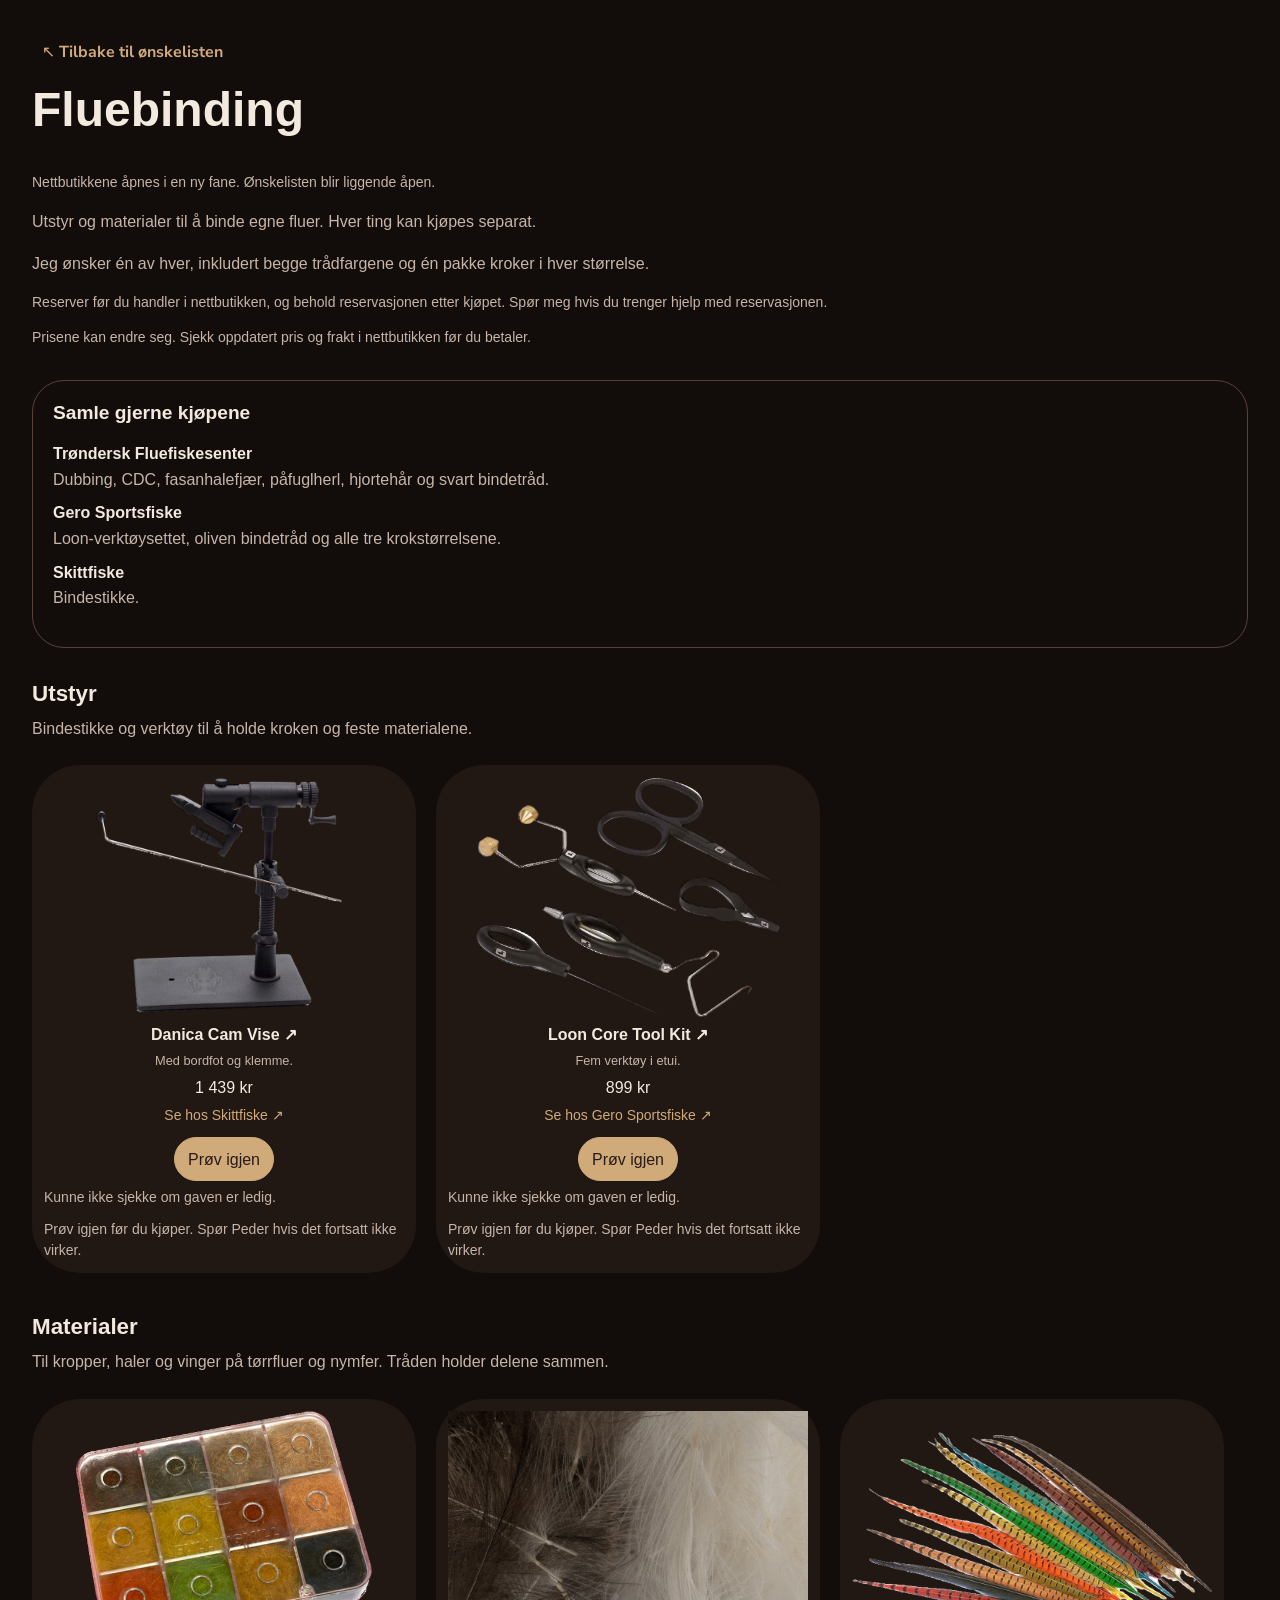
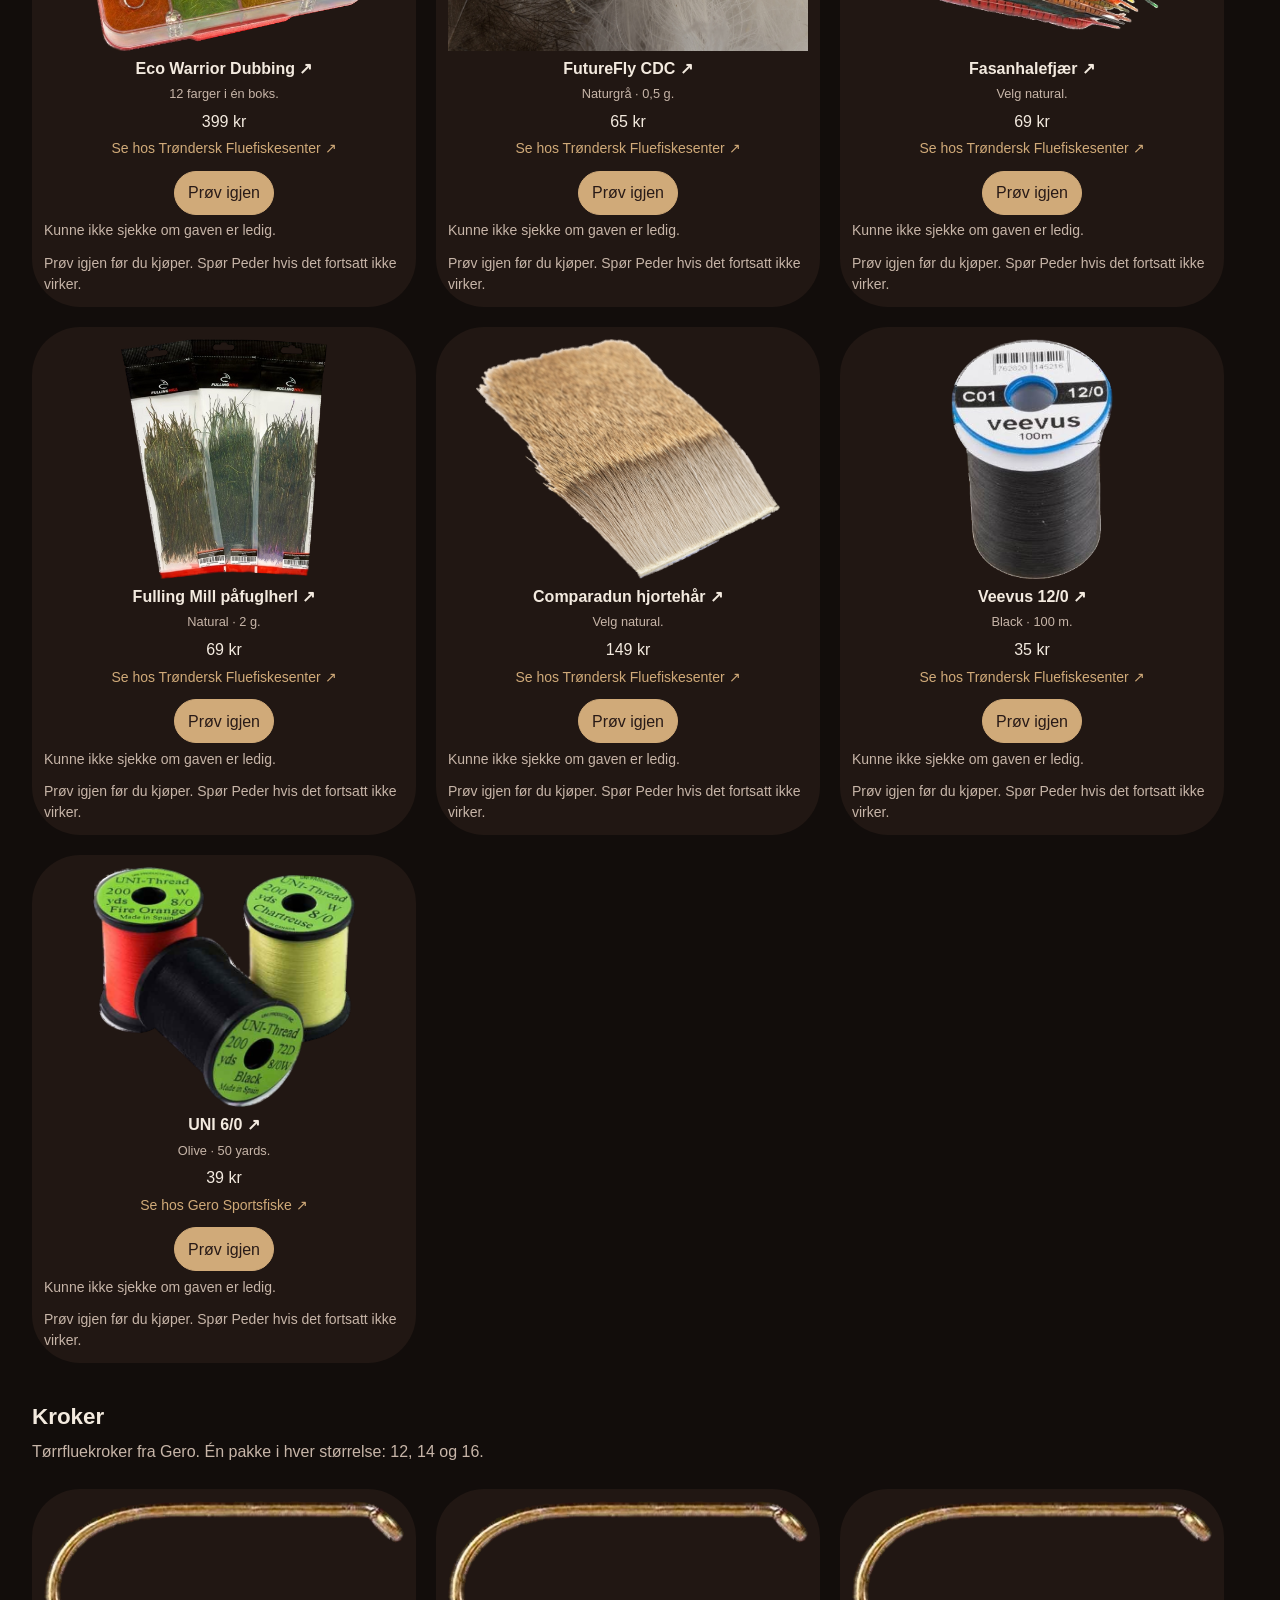
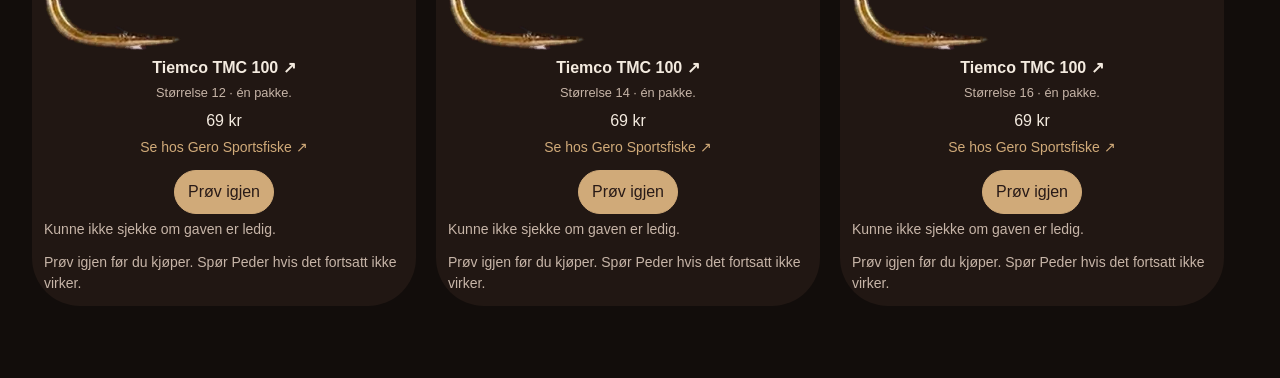
<file: products/fluebinding.html>
<!DOCTYPE html>
<html lang="nb">
    <head>
        <meta charset="UTF-8">
        <meta name="viewport" content="width=device-width, initial-scale=1.0">
        <title>Fluebinding | Ønskeliste Jul 2026</title>
        <link rel="preconnect" href="https://fonts.googleapis.com">
        <link rel="preconnect" href="https://fonts.gstatic.com" crossorigin>
        <link href="https://fonts.googleapis.com/css2?family=Nunito+Sans:ital,opsz,wght@0,6..12,200..1000;1,6..12,200..1000&display=swap" rel="stylesheet">
        <link rel="icon" type="image/svg+xml" href="../assets/favicon.svg">
        <link rel="stylesheet" href="../style.css">
    </head>
    <body>
        <header class="site-header">
            <a href="../index.html">
                <span class="button-arrow" aria-hidden="true">↖</span>
                Tilbake til ønskelisten
            </a>
        </header>

        <main class="fly-tying-page">
            <noscript><p class="reservation-help">Reservasjoner krever JavaScript. Spør meg før du kjøper, så vi unngår dobbeltkjøp.</p></noscript>
            <h1>Fluebinding</h1>
            <p class="new-tab-summary">Nettbutikkene åpnes i en ny fane. Ønskelisten blir liggende åpen.</p>
            <p>Utstyr og materialer til å binde egne fluer. Hver ting kan kjøpes separat.</p>
            <p>Jeg ønsker én av hver, inkludert begge trådfargene og én pakke kroker i hver størrelse.</p>
            <p class="reservation-help">Reserver før du handler i nettbutikken, og behold reservasjonen etter kjøpet. Spør meg hvis du trenger hjelp med reservasjonen.</p>
            <p class="price-note">Prisene kan endre seg. Sjekk oppdatert pris og frakt i nettbutikken før du betaler.</p>

            <aside class="shop-overview" aria-labelledby="shops-heading">
                <h2 id="shops-heading">Samle gjerne kjøpene</h2>
                
                <dl>
                    <dt>Trøndersk Fluefiskesenter</dt>
                    <dd>Dubbing, CDC, fasanhalefjær, påfuglherl, hjortehår og svart bindetråd.</dd>
                    <dt>Gero Sportsfiske</dt>
                    <dd>Loon-verktøysettet, oliven bindetråd og alle tre krokstørrelsene.</dd>
                    <dt>Skittfiske</dt>
                    <dd>Bindestikke.</dd>
                </dl>
                
            </aside>
            <section class="wishlist" aria-labelledby="utstyr-heading">
                <h2 id="utstyr-heading">Utstyr</h2>
                <p>Bindestikke og verktøy til å holde kroken og feste materialene.</p>
                <div class="wish-misc fly-tying-row">
                    <article class="wish-sub">
                        <div class="wish-link">
                            <a class="wish-product-link" href="https://www.skittfiske.no/fiske/fluebinding/bindestikker/danica-danica-innovation-cam-vise-med-pidestal-P476-0493" target="_blank" rel="noopener noreferrer">
                                <img class="wish-image" src="../assets/fluebinding1/vice.png" alt="Danica Innovation Cam Vise" loading="lazy">
                            <span class="new-tab-note visually-hidden"> (åpnes i ny fane)</span></a>
                            <div class="bottom-section-card">
                                <a class="wish-product-link bottom-section-card-title" href="https://www.skittfiske.no/fiske/fluebinding/bindestikker/danica-danica-innovation-cam-vise-med-pidestal-P476-0493" target="_blank" rel="noopener noreferrer">
                                    <h3>Danica Cam Vise ↗</h3>
                                    <p class="description">Med bordfot og klemme.</p>
                                    <span class="price-amount">1&nbsp;439&nbsp;kr</span>
                                    <span class="shop-action">Se hos Skittfiske ↗</span>
                                    <span class="new-tab-note visually-hidden"> (åpnes i ny fane)</span>
                                </a>
                                <div class="reservation-controls" data-wish-id="danica-cam-vise" data-wish-name="Danica Cam Vise">
                                    <p class="reservation-status" role="status">Sjekker reservasjon…</p>
                                    <button class="reservation-button" type="button" disabled>Vent litt…</button>
                                </div>
                            </div>
                        </div>
                    </article>

                    <article class="wish-sub">
                        <div class="wish-link">
                            <a class="wish-product-link" href="https://gero.no/produkt/loon-core-flytying-tool-kit-black/" target="_blank" rel="noopener noreferrer">
                                <img class="wish-image" src="../assets/fluebinding1/loon.png" alt="Loon Core Fly Tying Tool Kit" loading="lazy">
                            <span class="new-tab-note visually-hidden"> (åpnes i ny fane)</span></a>
                            <div class="bottom-section-card">
                                <a class="wish-product-link bottom-section-card-title" href="https://gero.no/produkt/loon-core-flytying-tool-kit-black/" target="_blank" rel="noopener noreferrer">
                                    <h3>Loon Core Tool Kit ↗</h3>
                                    <p class="description">Fem verktøy i etui.</p>
                                    <span class="price-amount">899&nbsp;kr</span>
                                    <span class="shop-action">Se hos Gero Sportsfiske ↗</span>
                                    <span class="new-tab-note visually-hidden"> (åpnes i ny fane)</span>
                                </a>
                                <div class="reservation-controls" data-wish-id="loon-tool-kit" data-wish-name="Loon Core Tool Kit">
                                    <p class="reservation-status" role="status">Sjekker reservasjon…</p>
                                    <button class="reservation-button" type="button" disabled>Vent litt…</button>
                                </div>
                            </div>
                        </div>
                    </article>
                </div>
            </section>

            <section class="wishlist" aria-labelledby="materialer-heading">
                <h2 id="materialer-heading">Materialer</h2>
                <p>Til kropper, haler og vinger på tørrfluer og nymfer. Tråden holder delene sammen.</p>
                <div class="wish-misc fly-tying-row">
                    <article class="wish-sub">
                        <div class="wish-link">
                            <a class="wish-product-link" href="https://www.tfisk.no/produkt/fluebinding/dubbing/dubbing-dispanser/fullingmill-eco-warrior-dubbing-selection" target="_blank" rel="noopener noreferrer">
                                <img class="wish-image" src="../assets/fluebinding1/dubbing-box.png" alt="Fulling Mill Eco Warrior Dubbing Selection" loading="lazy">
                            <span class="new-tab-note visually-hidden"> (åpnes i ny fane)</span></a>
                            <div class="bottom-section-card">
                                <a class="wish-product-link bottom-section-card-title" href="https://www.tfisk.no/produkt/fluebinding/dubbing/dubbing-dispanser/fullingmill-eco-warrior-dubbing-selection" target="_blank" rel="noopener noreferrer">
                                    <h3>Eco Warrior Dubbing ↗</h3>
                                    <p class="description">12 farger i én boks.</p>
                                    <span class="price-amount">399&nbsp;kr</span>
                                    <span class="shop-action">Se hos Trøndersk Fluefiskesenter ↗</span>
                                    <span class="new-tab-note visually-hidden"> (åpnes i ny fane)</span>
                                </a>
                                <div class="reservation-controls" data-wish-id="eco-warrior-dubbing" data-wish-name="Eco Warrior Dubbing">
                                    <p class="reservation-status" role="status">Sjekker reservasjon…</p>
                                    <button class="reservation-button" type="button" disabled>Vent litt…</button>
                                </div>
                            </div>
                        </div>
                    </article>

                    <article class="wish-sub">
                        <div class="wish-link">
                            <a class="wish-product-link" href="https://www.tfisk.no/produkt/fluebinding/fjaer/cdc-fjaer/futurefly-natural-gray-cdc-0-5g-nyhet26" target="_blank" rel="noopener noreferrer">
                                <img class="wish-image" src="../assets/fluebinding1/cdc.png" alt="FutureFly Natural Gray CDC" loading="lazy">
                            <span class="new-tab-note visually-hidden"> (åpnes i ny fane)</span></a>
                            <div class="bottom-section-card">
                                <a class="wish-product-link bottom-section-card-title" href="https://www.tfisk.no/produkt/fluebinding/fjaer/cdc-fjaer/futurefly-natural-gray-cdc-0-5g-nyhet26" target="_blank" rel="noopener noreferrer">
                                    <h3>FutureFly CDC ↗</h3>
                                    <p class="description">Naturgrå · 0,5 g.</p>
                                    <span class="price-amount">65&nbsp;kr</span>
                                    <span class="shop-action">Se hos Trøndersk Fluefiskesenter ↗</span>
                                    <span class="new-tab-note visually-hidden"> (åpnes i ny fane)</span>
                                </a>
                                <div class="reservation-controls" data-wish-id="futurefly-cdc" data-wish-name="FutureFly CDC">
                                    <p class="reservation-status" role="status">Sjekker reservasjon…</p>
                                    <button class="reservation-button" type="button" disabled>Vent litt…</button>
                                </div>
                            </div>
                        </div>
                    </article>

                    <article class="wish-sub">
                        <div class="wish-link">
                            <a class="wish-product-link" href="https://www.tfisk.no/produkt/fluebinding/fjaer/mallard/cock-pheasant-centre-tails" target="_blank" rel="noopener noreferrer">
                                <img class="wish-image" src="../assets/fluebinding1/pheasant-tail-feathers.png" alt="Cock Pheasant Centre Tails" loading="lazy">
                            <span class="new-tab-note visually-hidden"> (åpnes i ny fane)</span></a>
                            <div class="bottom-section-card">
                                <a class="wish-product-link bottom-section-card-title" href="https://www.tfisk.no/produkt/fluebinding/fjaer/mallard/cock-pheasant-centre-tails" target="_blank" rel="noopener noreferrer">
                                    <h3>Fasanhalefjær ↗</h3>
                                    <p class="description">Velg natural.</p>
                                    <span class="price-amount">69&nbsp;kr</span>
                                    <span class="shop-action">Se hos Trøndersk Fluefiskesenter ↗</span>
                                    <span class="new-tab-note visually-hidden"> (åpnes i ny fane)</span>
                                </a>
                                <div class="reservation-controls" data-wish-id="pheasant-tail-feathers" data-wish-name="Fasanhalefjær">
                                    <p class="reservation-status" role="status">Sjekker reservasjon…</p>
                                    <button class="reservation-button" type="button" disabled>Vent litt…</button>
                                </div>
                            </div>
                        </div>
                    </article>

                    <article class="wish-sub">
                        <div class="wish-link">
                            <a class="wish-product-link" href="https://www.tfisk.no/produkt/fluebinding/fjaer/peacock/fullingmill-premium-selected-peacock-herl-natural-2g-nyhet" target="_blank" rel="noopener noreferrer">
                                <img class="wish-image" src="../assets/fluebinding1/peacock-herl.png" alt="Fulling Mill Premium Selected Peacock Herl" loading="lazy">
                            <span class="new-tab-note visually-hidden"> (åpnes i ny fane)</span></a>
                            <div class="bottom-section-card">
                                <a class="wish-product-link bottom-section-card-title" href="https://www.tfisk.no/produkt/fluebinding/fjaer/peacock/fullingmill-premium-selected-peacock-herl-natural-2g-nyhet" target="_blank" rel="noopener noreferrer">
                                    <h3>Fulling Mill påfuglherl ↗</h3>
                                    <p class="description">Natural · 2 g.</p>
                                    <span class="price-amount">69&nbsp;kr</span>
                                    <span class="shop-action">Se hos Trøndersk Fluefiskesenter ↗</span>
                                    <span class="new-tab-note visually-hidden"> (åpnes i ny fane)</span>
                                </a>
                                <div class="reservation-controls" data-wish-id="peacock-herl" data-wish-name="Fulling Mill påfuglherl">
                                    <p class="reservation-status" role="status">Sjekker reservasjon…</p>
                                    <button class="reservation-button" type="button" disabled>Vent litt…</button>
                                </div>
                            </div>
                        </div>
                    </article>

                    <article class="wish-sub">
                        <div class="wish-link">
                            <a class="wish-product-link" href="https://www.tfisk.no/produkt/fluebinding/har/radyr/nature-s-spirit-comparadun-deer-hair-natural" target="_blank" rel="noopener noreferrer">
                                <img class="wish-image" src="../assets/fluebinding1/deer-hair.png" alt="Nature’s Spirit Comparadun Deer Hair" loading="lazy">
                            <span class="new-tab-note visually-hidden"> (åpnes i ny fane)</span></a>
                            <div class="bottom-section-card">
                                <a class="wish-product-link bottom-section-card-title" href="https://www.tfisk.no/produkt/fluebinding/har/radyr/nature-s-spirit-comparadun-deer-hair-natural" target="_blank" rel="noopener noreferrer">
                                    <h3>Comparadun hjortehår ↗</h3>
                                    <p class="description">Velg natural.</p>
                                    <span class="price-amount">149&nbsp;kr</span>
                                    <span class="shop-action">Se hos Trøndersk Fluefiskesenter ↗</span>
                                    <span class="new-tab-note visually-hidden"> (åpnes i ny fane)</span>
                                </a>
                                <div class="reservation-controls" data-wish-id="comparadun-deer-hair" data-wish-name="Comparadun hjortehår">
                                    <p class="reservation-status" role="status">Sjekker reservasjon…</p>
                                    <button class="reservation-button" type="button" disabled>Vent litt…</button>
                                </div>
                            </div>
                        </div>
                    </article>

                    <article class="wish-sub">
                        <div class="wish-link">
                            <a class="wish-product-link" href="https://www.tfisk.no/produkt/fluebinding/bindetrad/veevus-threads-black-12-0-100m" target="_blank" rel="noopener noreferrer">
                                <img class="wish-image" src="../assets/fluebinding1/veevus-thread.png" alt="Veevus 12/0 bindetråd · svart" loading="lazy">
                            <span class="new-tab-note visually-hidden"> (åpnes i ny fane)</span></a>
                            <div class="bottom-section-card">
                                <a class="wish-product-link bottom-section-card-title" href="https://www.tfisk.no/produkt/fluebinding/bindetrad/veevus-threads-black-12-0-100m" target="_blank" rel="noopener noreferrer">
                                    <h3>Veevus 12/0 ↗</h3>
                                    <p class="description">Black · 100 m.</p>
                                    <span class="price-amount">35&nbsp;kr</span>
                                    <span class="shop-action">Se hos Trøndersk Fluefiskesenter ↗</span>
                                    <span class="new-tab-note visually-hidden"> (åpnes i ny fane)</span>
                                </a>
                                <div class="reservation-controls" data-wish-id="veevus-black-thread" data-wish-name="Veevus 12/0 – svart">
                                    <p class="reservation-status" role="status">Sjekker reservasjon…</p>
                                    <button class="reservation-button" type="button" disabled>Vent litt…</button>
                                </div>
                            </div>
                        </div>
                    </article>

                    <article class="wish-sub">
                        <div class="wish-link">
                            <a class="wish-product-link" href="https://gero.no/produkt/uni-bindetrad-6-0-50-yds/?attribute_pa_farge=olive" target="_blank" rel="noopener noreferrer">
                                <img class="wish-image" src="../assets/fluebinding1/uni-thread.png" alt="UNI 6/0 bindetråd · oliven" loading="lazy">
                            <span class="new-tab-note visually-hidden"> (åpnes i ny fane)</span></a>
                            <div class="bottom-section-card">
                                <a class="wish-product-link bottom-section-card-title" href="https://gero.no/produkt/uni-bindetrad-6-0-50-yds/?attribute_pa_farge=olive" target="_blank" rel="noopener noreferrer">
                                    <h3>UNI 6/0 ↗</h3>
                                    <p class="description">Olive · 50 yards.</p>
                                    <span class="price-amount">39&nbsp;kr</span>
                                    <span class="shop-action">Se hos Gero Sportsfiske ↗</span>
                                    <span class="new-tab-note visually-hidden"> (åpnes i ny fane)</span>
                                </a>
                                <div class="reservation-controls" data-wish-id="uni-olive-thread" data-wish-name="UNI 6/0 – oliven">
                                    <p class="reservation-status" role="status">Sjekker reservasjon…</p>
                                    <button class="reservation-button" type="button" disabled>Vent litt…</button>
                                </div>
                            </div>
                        </div>
                    </article>
                </div>
            </section>

            <section class="wishlist" aria-labelledby="kroker-heading">
                <h2 id="kroker-heading">Kroker</h2>
                <p>Tørrfluekroker fra Gero. Én pakke i hver størrelse: 12, 14 og 16.</p>
                <div class="wish-misc fly-tying-row">
                    <article class="wish-sub">
                        <div class="wish-link">
                            <a class="wish-product-link" href="https://gero.no/produkt/tiemco-tmc-100/?attribute_pa_krok-storrelse=krok-12" target="_blank" rel="noopener noreferrer">
                                <img class="wish-image" src="../assets/fluebinding1/hook.png" alt="Tiemco TMC 100 · størrelse 12" loading="lazy">
                            <span class="new-tab-note visually-hidden"> (åpnes i ny fane)</span></a>
                            <div class="bottom-section-card">
                                <a class="wish-product-link bottom-section-card-title" href="https://gero.no/produkt/tiemco-tmc-100/?attribute_pa_krok-storrelse=krok-12" target="_blank" rel="noopener noreferrer">
                                    <h3>Tiemco TMC 100 ↗</h3>
                                    <p class="description">Størrelse 12 · én pakke.</p>
                                    <span class="price-amount">69&nbsp;kr</span>
                                    <span class="shop-action">Se hos Gero Sportsfiske ↗</span>
                                    <span class="new-tab-note visually-hidden"> (åpnes i ny fane)</span>
                                </a>
                                <div class="reservation-controls" data-wish-id="tmc100-hooks-12" data-wish-name="Tiemco TMC 100 – størrelse 12">
                                    <p class="reservation-status" role="status">Sjekker reservasjon…</p>
                                    <button class="reservation-button" type="button" disabled>Vent litt…</button>
                                </div>
                            </div>
                        </div>
                    </article>

                    <article class="wish-sub">
                        <div class="wish-link">
                            <a class="wish-product-link" href="https://gero.no/produkt/tiemco-tmc-100/?attribute_pa_krok-storrelse=krok-14" target="_blank" rel="noopener noreferrer">
                                <img class="wish-image" src="../assets/fluebinding1/hook.png" alt="Tiemco TMC 100 · størrelse 14" loading="lazy">
                            <span class="new-tab-note visually-hidden"> (åpnes i ny fane)</span></a>
                            <div class="bottom-section-card">
                                <a class="wish-product-link bottom-section-card-title" href="https://gero.no/produkt/tiemco-tmc-100/?attribute_pa_krok-storrelse=krok-14" target="_blank" rel="noopener noreferrer">
                                    <h3>Tiemco TMC 100 ↗</h3>
                                    <p class="description">Størrelse 14 · én pakke.</p>
                                    <span class="price-amount">69&nbsp;kr</span>
                                    <span class="shop-action">Se hos Gero Sportsfiske ↗</span>
                                    <span class="new-tab-note visually-hidden"> (åpnes i ny fane)</span>
                                </a>
                                <div class="reservation-controls" data-wish-id="tmc100-hooks-14" data-wish-name="Tiemco TMC 100 – størrelse 14">
                                    <p class="reservation-status" role="status">Sjekker reservasjon…</p>
                                    <button class="reservation-button" type="button" disabled>Vent litt…</button>
                                </div>
                            </div>
                        </div>
                    </article>

                    <article class="wish-sub">
                        <div class="wish-link">
                            <a class="wish-product-link" href="https://gero.no/produkt/tiemco-tmc-100/?attribute_pa_krok-storrelse=krok-16" target="_blank" rel="noopener noreferrer">
                                <img class="wish-image" src="../assets/fluebinding1/hook.png" alt="Tiemco TMC 100 · størrelse 16" loading="lazy">
                            <span class="new-tab-note visually-hidden"> (åpnes i ny fane)</span></a>
                            <div class="bottom-section-card">
                                <a class="wish-product-link bottom-section-card-title" href="https://gero.no/produkt/tiemco-tmc-100/?attribute_pa_krok-storrelse=krok-16" target="_blank" rel="noopener noreferrer">
                                    <h3>Tiemco TMC 100 ↗</h3>
                                    <p class="description">Størrelse 16 · én pakke.</p>
                                    <span class="price-amount">69&nbsp;kr</span>
                                    <span class="shop-action">Se hos Gero Sportsfiske ↗</span>
                                    <span class="new-tab-note visually-hidden"> (åpnes i ny fane)</span>
                                </a>
                                <div class="reservation-controls" data-wish-id="tmc100-hooks-16" data-wish-name="Tiemco TMC 100 – størrelse 16">
                                    <p class="reservation-status" role="status">Sjekker reservasjon…</p>
                                    <button class="reservation-button" type="button" disabled>Vent litt…</button>
                                </div>
                            </div>
                        </div>
                    </article>
                </div>
            </section>
        </main>
        <script src="../script.js"></script>
        <script src="../reservations.js"></script>
    </body>
</html>
</file>
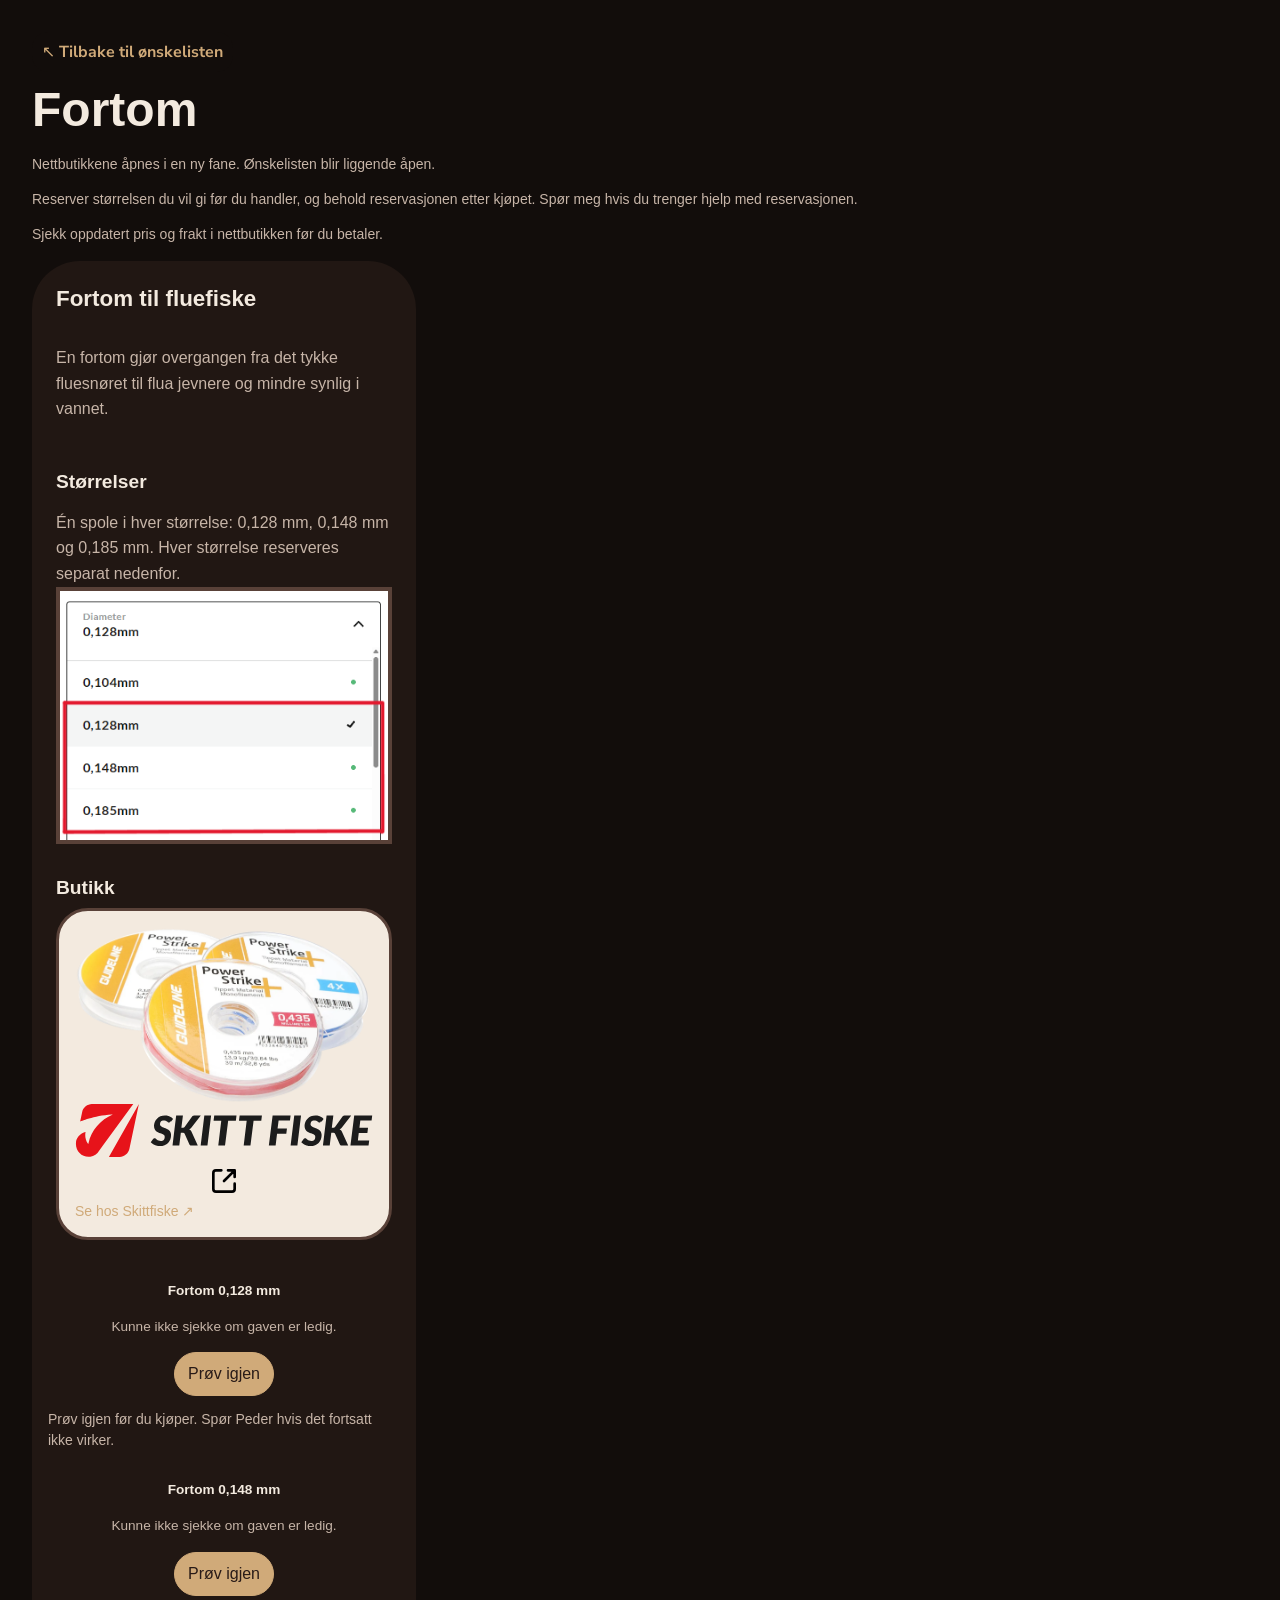
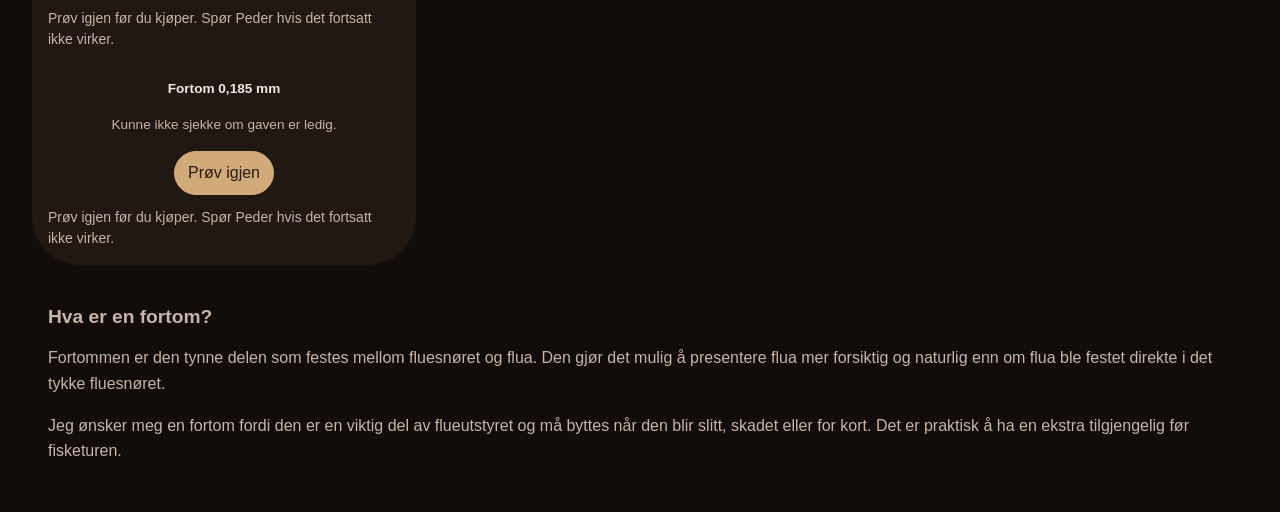
<file: products/fortom.html>
<!DOCTYPE html>
<html lang="nb">
    <head>
        <meta charset="UTF-8">
        <meta name="viewport" content="width=device-width, initial-scale=1.0">
        <title>Fortom | Ønskeliste Jul 2026</title>
        <link rel="preconnect" href="https://fonts.googleapis.com">
        <link rel="preconnect" href="https://fonts.gstatic.com" crossorigin>
        <link href="https://fonts.googleapis.com/css2?family=Nunito+Sans:ital,opsz,wght@0,6..12,200..1000;1,6..12,200..1000&display=swap" rel="stylesheet">
        <link rel="icon" type="image/svg+xml" href="../assets/favicon.svg">
        <link rel="stylesheet" href="../style.css">
    </head>
    <body>
        <header class="site-header">
            <a href="../index.html">
                <span class="button-arrow" aria-hidden="true">↖</span>
                Tilbake til ønskelisten
            </a>
        </header>

        <main>
            <noscript><p class="reservation-help">Reservasjoner krever JavaScript. Spør meg før du kjøper, så vi unngår dobbeltkjøp.</p></noscript>
            <article class="wish-master">
                <h1 id="h1-fortom">Fortom</h1>
            <p class="new-tab-summary">Nettbutikkene åpnes i en ny fane. Ønskelisten blir liggende åpen.</p>
                <p class="reservation-help">Reserver størrelsen du vil gi før du handler, og behold reservasjonen etter kjøpet. Spør meg hvis du trenger hjelp med reservasjonen.</p>
                <p class="price-note">Sjekk oppdatert pris og frakt i nettbutikken før du betaler.</p>

                <section class="wish-misc">
                    <article class="wish-sub">
                        <div class="wish-link fortom-link">
                            <h2>Fortom til fluefiske</h2>
                            <p>En fortom gjør overgangen fra det tykke fluesnøret til flua jevnere og mindre synlig i vannet.</p>
                        
                            <h3 class="instructions-h">Størrelser</h3>
                            <p class="instructions-p">Én spole i hver størrelse: 0,128 mm, 0,148 mm og 0,185 mm. Hver størrelse reserveres separat nedenfor.</p>
                            <img class="wish-image-instruction" src="../assets/fortom-thickness.png" alt="Butikkens størrelsesvalg, med 0,128 mm, 0,148 mm og 0,185 mm markert i rødt">

                            <h3 class="instructions-h">Butikk</h3>
                            <a class="skittfiske-link" href="https://www.skittfiske.no/fiske/fiskesnorer/fortommer/fortomsspoler/guideline-guideline-power-strike-tippet-FS621066" target="_blank" rel="noopener noreferrer">
                                <img class="wish-image fortom-image" src="../assets/line.png" alt="Fortom til fluefiske">
                                <img class="skittfiske-img" src="../assets/skittfiskeno-logo-site.svg" alt="Skittfiske logo">
                                <img class="open-icon" src="../assets/open.svg" alt="">
                                <span class="shop-action">Se hos Skittfiske ↗</span>
                                <span class="new-tab-note visually-hidden"> (åpnes i ny fane)</span>
                            </a>
                        </div>
                        <div class="reservation-options">
                            <div class="reservation-controls" data-wish-id="tippet-0128" data-wish-name="Fortom 0,128 mm">
                                <p class="reservation-name">Fortom 0,128 mm</p>
                                <p class="reservation-status" role="status">Sjekker reservasjon…</p>
                                <button class="reservation-button" type="button" disabled>Vent litt…</button>
                            </div>
                            <div class="reservation-controls" data-wish-id="tippet-0148" data-wish-name="Fortom 0,148 mm">
                                <p class="reservation-name">Fortom 0,148 mm</p>
                                <p class="reservation-status" role="status">Sjekker reservasjon…</p>
                                <button class="reservation-button" type="button" disabled>Vent litt…</button>
                            </div>
                            <div class="reservation-controls" data-wish-id="tippet-0185" data-wish-name="Fortom 0,185 mm">
                                <p class="reservation-name">Fortom 0,185 mm</p>
                                <p class="reservation-status" role="status">Sjekker reservasjon…</p>
                                <button class="reservation-button" type="button" disabled>Vent litt…</button>
                            </div>
                        </div>
                    </article>
                </section>

                <section class="wish-info" aria-labelledby="about-heading">
                    <h2 id="about-heading">Hva er en fortom?</h2>
                    <p>
                        Fortommen er den tynne delen som festes mellom fluesnøret og flua.
                        Den gjør det mulig å presentere flua mer forsiktig og naturlig enn
                        om flua ble festet direkte i det tykke fluesnøret.
                    </p>
                    <p>
                        Jeg ønsker meg en fortom fordi den er en viktig del av flueutstyret
                        og må byttes når den blir slitt, skadet eller for kort. Det er
                        praktisk å ha en ekstra tilgjengelig før fisketuren.
                    </p>
                </section>

            </article>
        </main>
        <script src="../script.js"></script>
        <script src="../reservations.js"></script>
    </body>
</html>
</file>
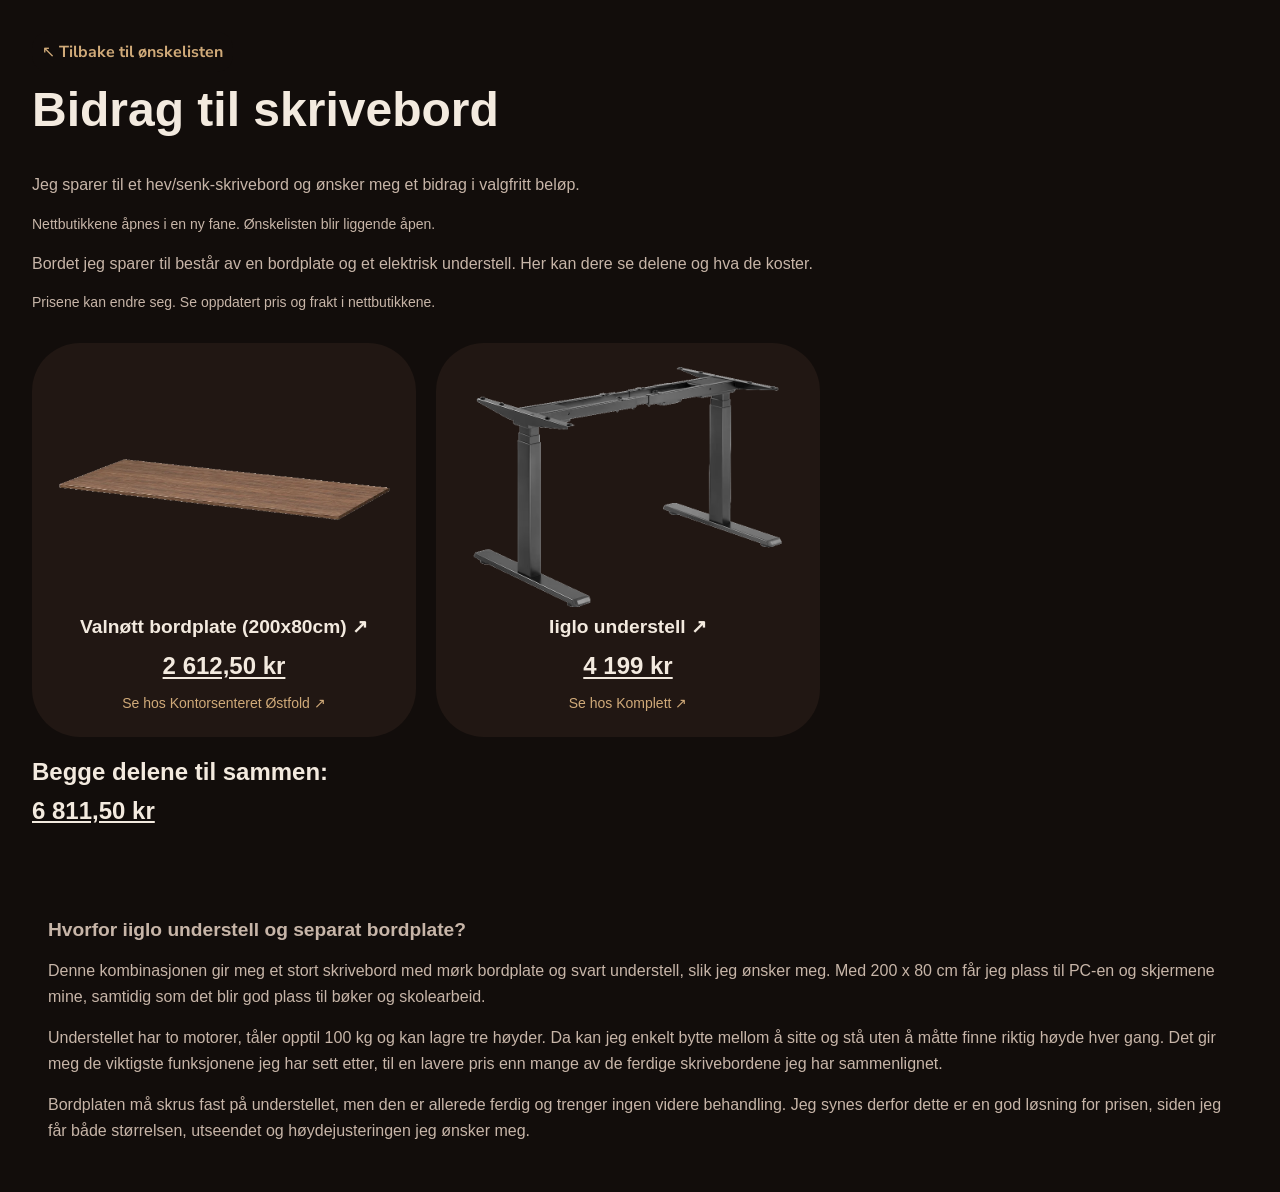
<file: products/hev-senk-skrivebord.html>
<!DOCTYPE html>
<html lang="nb">
    <head>
        <meta charset="UTF-8">
        <meta name="viewport" content="width=device-width, initial-scale=1.0">
        <title>Bidrag til skrivebord | Ønskeliste Jul 2026</title>
        <link rel="preconnect" href="https://fonts.googleapis.com">
        <link rel="preconnect" href="https://fonts.gstatic.com" crossorigin>
        <link href="https://fonts.googleapis.com/css2?family=Nunito+Sans:ital,opsz,wght@0,6..12,200..1000;1,6..12,200..1000&display=swap" rel="stylesheet">
        <link rel="icon" type="image/svg+xml" href="../assets/favicon.svg">
        <link rel="stylesheet" href="../style.css">
    </head>
    <body>
        <header class="site-header">
            <a href="../index.html">
                <span class="button-arrow" aria-hidden="true">↖</span>
                Tilbake til ønskelisten
            </a>
        </header>

        <main>
            <h1>Bidrag til skrivebord</h1>
            <p>Jeg sparer til et hev/senk-skrivebord og ønsker meg et bidrag i valgfritt beløp.</p>
            <p class="new-tab-summary">Nettbutikkene åpnes i en ny fane. Ønskelisten blir liggende åpen.</p>
            <p>Bordet jeg sparer til består av en bordplate og et elektrisk understell. Her kan dere se delene og hva de koster.</p>
            <p class="price-note">Prisene kan endre seg. Se oppdatert pris og frakt i nettbutikkene.</p>
                <section class="wish-option">
                    <section class="wish-items">
                        <section class="wish-misc">
                            <article class="wish-sub" id="walnut-sub">
                                <div class="wish-link">
                                    <a class="wish-product-link" href="https://kontorsenteretostfold.no/products/ny-valnott-rektangulaer-bordplate-platetopp?variant=53059378217242" target="_blank" rel="noopener noreferrer">
                                        <img class="wish-image wish-image-blend" id="walnut-image" src="../assets/bordplate.png" alt="Bordplate">
                                    <span class="new-tab-note visually-hidden"> (åpnes i ny fane)</span></a>
                                    <div class="bottom-section-card">
                                        <a class="wish-product-link bottom-section-card-title" href="https://kontorsenteretostfold.no/products/ny-valnott-rektangulaer-bordplate-platetopp?variant=53059378217242" target="_blank" rel="noopener noreferrer">
                                            <h3>Valnøtt bordplate (200x80cm) ↗</h3>
                                            <dl>
                                            <dd class="price-amount">2&nbsp;612,50&nbsp;kr</dd>
                                            </dl>
                                            <span class="shop-action">Se hos Kontorsenteret Østfold ↗</span>
                                            <span class="new-tab-note visually-hidden"> (åpnes i ny fane)</span>
                                        </a>
                                    </div>
                                </div>
                            </article>
                            <article class="wish-sub">
                                <div class="wish-link">
                                    <a class="wish-product-link" href="https://www.komplett.no/product/1220854/datautstyr/kontorutstyr-rekvisita/kontormoebler/tilbehoer-til-kontormoebler/tilbehoer-og-deler-til-skrivebord/iiglo-elektrisk-understell-med-minnefunksjon-svart#reviews" target="_blank" rel="noopener noreferrer">
                                        <img class="wish-image wish-image-blend" id="iiglo-image" src="../assets/iiglo-understell.png" alt="Iiglo understell">
                                    <span class="new-tab-note visually-hidden"> (åpnes i ny fane)</span></a>
                                    <div class="bottom-section-card">
                                        <a class="wish-product-link bottom-section-card-title" href="https://www.komplett.no/product/1220854/datautstyr/kontorutstyr-rekvisita/kontormoebler/tilbehoer-til-kontormoebler/tilbehoer-og-deler-til-skrivebord/iiglo-elektrisk-understell-med-minnefunksjon-svart#reviews" target="_blank" rel="noopener noreferrer">
                                            <h3>Iiglo understell ↗</h3>
                                            <dl>
                                            <dd class="price-amount">4&nbsp;199&nbsp;kr</dd>
                                            </dl>
                                            <span class="shop-action">Se hos Komplett ↗</span>
                                            <span class="new-tab-note visually-hidden"> (åpnes i ny fane)</span>
                                        </a>
                                    </div>
                                </div>
                            </article>
                        </section>
                        <section class="total">
                            <dl>
                                <dt class="price"><strong>Begge delene til sammen:</strong></dt>
                                <dd class="price-amount">6&nbsp;811,50&nbsp;kr</dd>
                            </dl>
                        </section>
                    </section>

                    


                    <article class="wish-info">
                        <h2>Hvorfor iiglo understell og separat bordplate?</h2>

                        <p>
                            Denne kombinasjonen gir meg et stort skrivebord med mørk bordplate
                            og svart understell, slik jeg ønsker meg. Med 200 x 80 cm får jeg
                            plass til PC-en og skjermene mine, samtidig som det blir god plass
                            til bøker og skolearbeid.
                        </p>

                        <p>
                            Understellet har to motorer, tåler opptil 100 kg og kan lagre tre
                            høyder. Da kan jeg enkelt bytte mellom å sitte og stå uten å måtte
                            finne riktig høyde hver gang. Det gir meg de viktigste funksjonene
                            jeg har sett etter, til en lavere pris enn mange av de ferdige
                            skrivebordene jeg har sammenlignet.
                        </p>

                        <p>
                            Bordplaten må skrus fast på understellet, men den er allerede ferdig
                            og trenger ingen videre behandling. Jeg synes derfor dette er en
                            god løsning for prisen, siden jeg får både størrelsen, utseendet
                            og høydejusteringen jeg ønsker meg.
                        </p>
                    </article>
                </section>
        </main>
        <script src="../script.js"></script>
    </body>
</html>
</file>
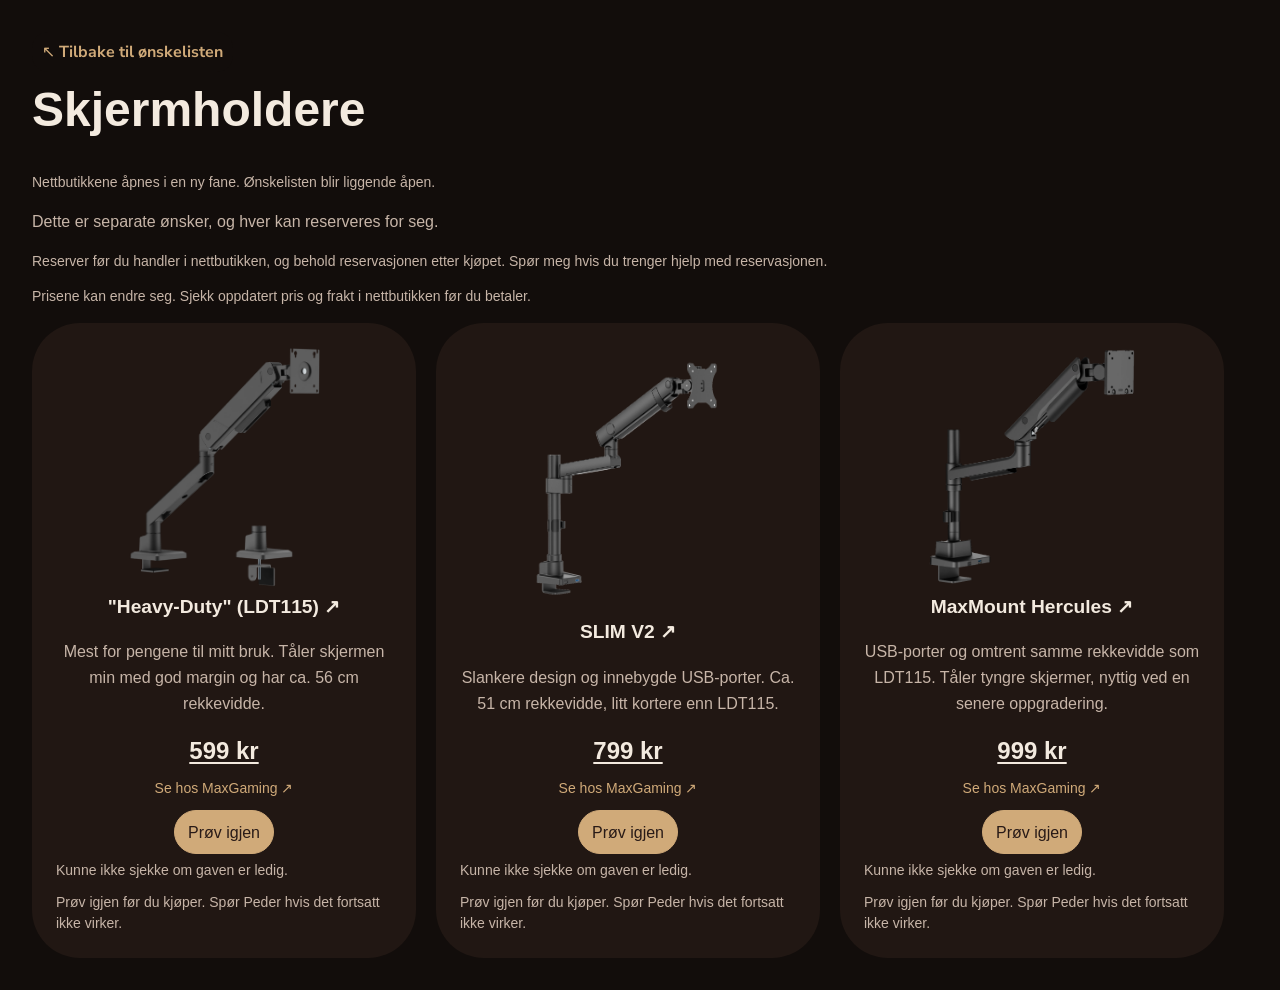
<file: products/skjermholder.html>
<!DOCTYPE html>
<html lang="nb">
    <head>
        <meta charset="UTF-8">
        <meta name="viewport" content="width=device-width, initial-scale=1.0">
        <title>Skjermholdere | Ønskeliste Jul 2026</title>
        <link rel="preconnect" href="https://fonts.googleapis.com">
        <link rel="preconnect" href="https://fonts.gstatic.com" crossorigin>
        <link href="https://fonts.googleapis.com/css2?family=Nunito+Sans:ital,opsz,wght@0,6..12,200..1000;1,6..12,200..1000&display=swap" rel="stylesheet">
        <link rel="icon" type="image/svg+xml" href="../assets/favicon.svg">
        <link rel="stylesheet" href="../style.css">
    </head>
    <body>
        <header class="site-header">
            <a href="../index.html">
                <span class="button-arrow" aria-hidden="true">↖</span>
                Tilbake til ønskelisten
            </a>
        </header>

        <main>
            <noscript><p class="reservation-help">Reservasjoner krever JavaScript. Spør meg før du kjøper, så vi unngår dobbeltkjøp.</p></noscript>
            <article class="wish-master">
                <h1>Skjermholdere</h1>
            <p class="new-tab-summary">Nettbutikkene åpnes i en ny fane. Ønskelisten blir liggende åpen.</p>
                <p>Dette er separate ønsker, og hver kan reserveres for seg.</p>
                <p class="reservation-help">Reserver før du handler i nettbutikken, og behold reservasjonen etter kjøpet. Spør meg hvis du trenger hjelp med reservasjonen.</p>
                <p class="price-note">Prisene kan endre seg. Sjekk oppdatert pris og frakt i nettbutikken før du betaler.</p>

                <section class="wish-misc">
                    <article class="wish-sub">
                        <div class="wish-link">
                            <a class="wish-product-link" href="https://www.maxgaming.no/no/armer/heavy-duty-enkelt-skjerm-mekanisk-fjar-monitorarm-16-kg-17-45-sort?" target="_blank" rel="noopener noreferrer">
                                <img class="wish-image monitor-arm" src="../assets/LDT115.webp" alt="Heavy-Duty LDT115 skjermholder">
                            <span class="new-tab-note visually-hidden"> (åpnes i ny fane)</span></a>
                            <div class="bottom-section-card">
                                <a class="wish-product-link bottom-section-card-title" href="https://www.maxgaming.no/no/armer/heavy-duty-enkelt-skjerm-mekanisk-fjar-monitorarm-16-kg-17-45-sort?" target="_blank" rel="noopener noreferrer">
                                    <h3>"Heavy-Duty" (LDT115) ↗</h3>
                                    <p class="description">
                                    Mest for pengene til mitt bruk. Tåler skjermen min
                                    med god margin og har ca. 56 cm rekkevidde.
                                    </p>
                                    <dl>
                                    <dd class="price-amount">599&nbsp;kr</dd>
                                    </dl>
                                    <span class="shop-action">Se hos MaxGaming ↗</span>
                                    <span class="new-tab-note visually-hidden"> (åpnes i ny fane)</span>
                                </a>
                                <div class="reservation-controls" data-wish-id="monitor-arm-ldt115" data-wish-name="Heavy-Duty (LDT115)">
                                    <p class="reservation-status" role="status">Sjekker reservasjon…</p>
                                    <button class="reservation-button" type="button" disabled>Vent litt…</button>
                                </div>
                            </div>
                        </div>
                    </article>

                    <article class="wish-sub">
                        <div class="wish-link">
                            <a class="wish-product-link" href="https://www.maxgaming.no/no/armer/skjermstativ-slim-med-usb-30-hub-1-skjerm?" target="_blank" rel="noopener noreferrer">
                                <img class="wish-image monitor-arm" src="../assets/LDT84-C012UCP.png" alt="SLIM V2 skjermholder">
                            <span class="new-tab-note visually-hidden"> (åpnes i ny fane)</span></a>
                            <div class="bottom-section-card">
                                <a class="wish-product-link bottom-section-card-title" href="https://www.maxgaming.no/no/armer/skjermstativ-slim-med-usb-30-hub-1-skjerm?" target="_blank" rel="noopener noreferrer">
                                    <h3>SLIM V2 ↗</h3>
                                    <p class="description">
                                    Slankere design og innebygde USB-porter.
                                    Ca. 51 cm rekkevidde, litt kortere enn LDT115.
                                    </p>
                                    <dl>
                                    <dd class="price-amount">799&nbsp;kr</dd>
                                    </dl>
                                    <span class="shop-action">Se hos MaxGaming ↗</span>
                                    <span class="new-tab-note visually-hidden"> (åpnes i ny fane)</span>
                                </a>
                                <div class="reservation-controls" data-wish-id="monitor-arm-slim-v2" data-wish-name="SLIM V2">
                                    <p class="reservation-status" role="status">Sjekker reservasjon…</p>
                                    <button class="reservation-button" type="button" disabled>Vent litt…</button>
                                </div>
                            </div>
                        </div>
                    </article>

                    <article class="wish-sub">
                        <div class="wish-link">
                            <a class="wish-product-link" href="https://www.maxgaming.no/no/armer/hercules-skjermarm-27kg-usb-porter-24-57-svart-1-skjerm?" target="_blank" rel="noopener noreferrer">
                                <img class="wish-image monitor-arm" src="../assets/hercules.png" alt="MaxMount Hercules skjermholder">
                            <span class="new-tab-note visually-hidden"> (åpnes i ny fane)</span></a>
                            <div class="bottom-section-card">
                                <a class="wish-product-link bottom-section-card-title" href="https://www.maxgaming.no/no/armer/hercules-skjermarm-27kg-usb-porter-24-57-svart-1-skjerm?" target="_blank" rel="noopener noreferrer">
                                    <h3>MaxMount Hercules ↗</h3>
                                    <p class="description">
                                    USB-porter og omtrent samme rekkevidde som LDT115.
                                    Tåler tyngre skjermer, nyttig ved en senere oppgradering.
                                    </p>
                                    <dl>
                                    <dd class="price-amount">999&nbsp;kr</dd>
                                    </dl>
                                    <span class="shop-action">Se hos MaxGaming ↗</span>
                                    <span class="new-tab-note visually-hidden"> (åpnes i ny fane)</span>
                                </a>
                                <div class="reservation-controls" data-wish-id="monitor-arm-hercules" data-wish-name="MaxMount Hercules">
                                    <p class="reservation-status" role="status">Sjekker reservasjon…</p>
                                    <button class="reservation-button" type="button" disabled>Vent litt…</button>
                                </div>
                            </div>
                        </div>
                    </article>
                </section>

            
            </article>
        </main>
        <script src="../script.js"></script>
        <script src="../reservations.js"></script>
    </body>
</html>
</file>
<file: style.css>
/* ==========================================================
   1. Theme: colors and corner sizes
   ========================================================== */

:root {
    --page-padding: 2rem;
    
    color-scheme: dark;

    --color-background: #120d0b;
    --color-surface: #211713;
    --color-surface-muted: #45302a;

    --color-text: #f3eadf;
    --color-text-muted: #c7b5a8;
    --color-text-dark: #000000;
    --color-border: #594138;

    --color-accent: #d0aa79;
    --color-accent-hover: #e2be91;
    --color-accent-red: #bd8178;
    --color-on-accent: #281a17;
    --color-accent-soft: #d0aa7933;

    --color-accent-walnut-soft: #d0aa7926;
    --color-accent-walnut: #d7b99b;

    --color-youtube-red-soft: rgba(255, 90, 90, 0.16);
    --color-youtube-red: #ff7777;
    --color-article-blue-soft: rgba(116, 166, 214, 0.2);

    --superelipse-radius-xxs: clamp(3px, 2vw, 0.5rem);
    --superelipse-radius-xs: clamp(4px, 3vw, 1rem);
    --superelipse-radius-sm: clamp(8px, 4vw, 2rem);
    --superelipse-radius-md: clamp(12px, 5vw, 3em);
    --superelipse-radius-lg: clamp(16px, 6vw, 4rem);
    --superelipse-radius-xl: clamp(20px, 7vw, 5rem);
    --superelipse-radius: var(--superelipse-radius-lg);

    --border-radius-xxsmall: var(--superelipse-radius-xxs);
    --border-radius-xsmall: var(--superelipse-radius-xs);
    --border-radius-small: var(--superelipse-radius-sm);
    --border-radius-medium: var(--superelipse-radius-md);
    --border-radius-large: var(--superelipse-radius-lg);

    --corner-shape: superellipse(2);
}

/* ==========================================================
   2. Base: typography, links and focus
   ========================================================== */

* {
    box-sizing: border-box;
    scrollbar-width: none;
}

*::-webkit-scrollbar {
    display: none;
}

html {
    scroll-behavior: smooth;
}

body {
    position: relative;
    isolation: isolate;
    background-color: var(--color-background);
    color: var(--color-text);
    font-family: -apple-system, "Inter", sans-serif;
    line-height: 1.6;
    max-width: 90rem;
    margin: 0 auto;
    padding: var(--page-padding);
}

h1, h2, h3 {
    line-height: 1.25;
    overflow-wrap: anywhere;
}

h1 {
    font-size: clamp(2rem, 5vw, 3rem);
    margin: 3rem 0 2rem;

}

#h1-fortom {
    margin: 3rem 0 0.5rem;
}

h1 span.sub-header {
    display: block;
    margin-top: 5px;
}

h2 {
    font-size: 1.4rem;
    margin: 0 0 1rem;
}

h3 {
    font-size: 1.2rem;
    margin: 0;
}

.text-reveal {
    animation: textReveal 1s cubic-bezier(0.16, 1, 0.3, 1);
    animation-fill-mode: backwards;
    animation-delay: var(--text-reveal-delay, 0ms);
}

h1.text-reveal {
    animation-name: textRevealh1;
}

a {
    color: var(--color-accent);
    text-underline-offset: 0.2em;
}

@media (hover: hover) and (pointer: fine) {
    a:hover {
        color: var(--color-accent-hover);
    }
}

a:focus-visible {
    outline: 3px solid var(--color-accent);
    outline-offset: 4px;
}

p {
    color: var(--color-text-muted);
}

dt {
    font-weight: 600;
}

dd {
    color: var(--color-text-muted);
    margin-left: 0;
    margin-bottom: 0.5rem;
}

.price-dd {
    margin-bottom: 2rem;
    margin-top: 0.5rem;
    margin-right: auto;
}

/* ==========================================================
   -Dialog
   ========================================================== */

dialog {
    height: fit-content;
    width: fit-content;
    padding: 4rem 6rem;
    background-color: var(--color-background);
    border: 2px solid var(--color-accent);
    border-radius: var(--border-radius-small);
}

dialog h2 {
    text-align: center;
    font-size: clamp(1.5rem, 8vw, 4rem);
}

dialog .dialog-instruction {
    color: var(--color-accent);
    font-size: 1.125rem;
    line-height: 1.45;
    margin-block: 1.25rem 0.75rem;
}

dialog span {
    font-size: clamp(0.75rem, 4vw, 2rem);
}

#visitor-dialog form {
    display: flex;
    flex-direction: column;
    align-items: center;
    gap: 0.5rem;
}

#visitor-dialog label {
    display: flex;
    flex-direction: column;
    align-items: center;
    gap: 0.5rem;
}

#velg {
    padding: 10px;
    margin: 1.5rem 0;
    font-size: 1rem;
    width: clamp(10rem, 20vw, 15rem);
    height: 100%;
    border-radius: 999px;
    border: 3px solid var(--color-accent-hover);
    background-color: var(--color-background);
}

#submit,
.dialog-continue {
    width: clamp(12rem, 24vw, 16rem);
    font-weight: 600;
    font-size: 1rem;
    background-color: var(--color-accent);
    color: var(--color-text-dark);
    padding: 0.8rem;
    border-radius: 999px;
    border: 3px solid var(--color-accent-hover);
}

@media (max-width: 46rem) {
    dialog {
        padding: 2rem 4rem;
        border: 1px solid var(--color-accent-hover);
    }
    #velg {
        border: 2px solid var(--color-accent-hover); 
    }
}

#visitor-dialog::backdrop,
#foreldre-visitor-dialog::backdrop,
#andre-visitor-dialog::backdrop {
    backdrop-filter: blur(10px);
    -webkit-backdrop-filter: blur(10px);
    background-color: rgb(0 0 0 / 15%);
}






/* ==========================================================
   3. Page header, navigation and footer
   ========================================================== */

.site-header a {
    position: absolute;
    padding: 0.3rem 0.5rem;
    font-weight: 700;
    font-family: "Nunito Sans", sans-serif;
    text-decoration: none;
    background: var(--color-background);
    color: var(--color-accent);
    border: 2px solid transparent;
    border-radius: var(--border-radius-xsmall);

    transition: border 100ms ease;
}

.site-header a:hover {
    border: 2px solid var(--color-border);
}

/* Keep arrow symbols in the system font while button text uses Nunito Sans. */
.button-arrow {
    font-family: system-ui, -apple-system, sans-serif;
    font-weight: 400;
}

nav {
    display: flex;
    flex-wrap: wrap;
    gap: 0.75rem 1.5rem;
    margin-top: 1.5rem;
}

nav a {
    position: relative;
    z-index: 1;
    padding: 0.25rem 0;
    text-decoration: none;
    transition: background-color 0.2s ease;
}

.site-footer {
    border-top: 1px solid var(--color-border);
    padding: 1rem 0;
    font-size: 0.9rem;
}

.wishlist-help {
    max-width: 65ch;
    margin-top: 2rem;
}

.wishlist-help h2 {
    font-size: 1.1rem;
}

/* A quiet cue for the categories below the current screen. */
.more-wishes {
    position: fixed;
    z-index: 200;
    inset-inline-start: 50%;
    bottom: calc(1rem + env(safe-area-inset-bottom, 0px));
    translate: -50% 0;
    display: flex;
    align-items: center;
    gap: 0.65rem;
    min-height: 2.75rem;
    padding: 0.6rem 1.1rem;
    border: 1px solid var(--color-accent);
    border-radius: 999px;
    background: var(--color-surface);
    color: var(--color-accent);
    box-shadow: 0 0.25rem 1rem rgb(0 0 0 / 25%);
    font: inherit;
    font-size: 0.9rem;
    white-space: nowrap;
    cursor: pointer;
}

.more-wishes[hidden] {
    display: none;
}

body:has(dialog[open]) .more-wishes {
    visibility: hidden;
}

@media (hover: hover) and (pointer: fine) {
    .more-wishes:hover {
        background: var(--color-surface-muted);
        color: var(--color-accent-hover);
    }
}

/* Leave room for the floating cue when tabbing to controls near the bottom. */
.wishlist-home :is(a, button, select) {
    scroll-margin-bottom: 5rem;
}

.wishlist-home .wishlist {
    margin-bottom: 2rem;
}

.wishlist-home .wishlist > h2 {
    scroll-margin-top: 1rem;
}

/* ==========================================================
   4. Homepage layout
   ========================================================== */

#change-person {
    position: absolute;
    top: 1rem;
    background-color: var(--color-background);
    color: var(--color-accent);
    padding: 0.5rem;
    font-size: 0.8rem;
    font-weight: 800;
    border-radius: var(--border-radius-large);
    border: 2px solid var(--color-accent);
    cursor: pointer;

    transition: background-color 50ms ease-out, color 50ms ease-out;
}

#change-person:hover {
    background-color: var(--color-accent);
    color: var(--color-background);
}

.wishlist {
    margin: 1rem 0 2.5rem;
}

.wishlist > h2 {
    margin-bottom: 0.5rem;
    margin-top: 0.5rem;
}

.wishlist > h2 > span {
    font-size: 0.7rem;
    margin-bottom: 0.5rem;
    color: var(--color-text-muted);
}

.wishlist > p {
    margin: 0 auto 1.5rem auto;
}

.wish-grid {
    display: grid;
    grid-template-columns: repeat(auto-fit, 24rem);
    gap: 1rem;
    width: fit-content;
    max-width: 100%;
    margin-inline: 0;
}

/* ==========================================================
   5. Shared cards and card links
   ========================================================== */

.wish, .wish-detail, .wish-sub {
    background-color: var(--color-surface);
    border: none;
    border-radius: var(--superelipse-radius-md);
    corner-shape: var(--corner-shape);
    transition: background-color 0.2s ease, border-color 0.15s ease, box-shadow 0.15s ease, transform 0.2s ease;
}

.wish,
.wish-sub {
    position: relative;
}

/* Extend the real product link over the card, without nesting buttons in it. */
:is(.wish, .wish-sub) a.bottom-section-card-title[href]::after {
    content: "";
    position: absolute;
    inset: 0;
    z-index: 1;
    border-radius: var(--superelipse-radius-md);
    corner-shape: var(--corner-shape);
}

:is(.wish, .wish-sub) .reservation-controls {
    position: relative;
    z-index: 2;
}

:is(.wish, .wish-sub) a.bottom-section-card-title:focus-visible {
    outline: none;
}

:is(.wish, .wish-sub) a.bottom-section-card-title[href]:focus-visible::after {
    outline: 3px solid var(--color-accent);
    outline-offset: 4px;
}

.wish.reveal-pending:not(.is-visible),
.wish-sub.reveal-pending:not(.is-visible) {
    opacity: 0;
}

.wish.is-visible,
.wish-sub.is-visible {
    opacity: 1;
    animation: reveal 400ms ease-out backwards;
    animation-delay: calc(var(--stagger-index, 0) * 90ms);
}

.carousel-item {
    display: contents;
}

/* Scale is independent of the entrance animation and hover's translateY. */
.is-horizontal > .carousel-item > :is(.wish, .wish-sub) {
    translate: var(--navigation-overflow, 0px) 0;
    scale: var(--scroll-scale, 1);
    transform-origin: center;
    position: relative;
}

.is-horizontal > .carousel-item > :is(.wish, .wish-sub).is-visible,
.is-horizontal.has-scrolled > .carousel-item > :is(.wish, .wish-sub) {
    opacity: var(--card-opacity, 1);
}

.is-horizontal.has-scrolled > .carousel-item > :is(.wish, .wish-sub) {
    animation: none;
}

.wish {
    display: flex;
    justify-self: center;
    width: min(100%, 25rem);
}

#hovedonsker article {
    border: 2px solid var(--color-accent);
}

.wish.can-hover:hover:not(.fortom-link) {
    border-color: var(--color-border);
    box-shadow: 0 8px 18px rgba(38, 51, 44, 0.1);
    transform: translateY(-2px);
}

.wish.can-hover:hover, .wish:has(:focus-visible) {
    background-color: var(--color-accent-soft);
}

.wish-link {
    display: flex;
    flex-direction: column;
    height: 100%;
    width: 100%;
    padding: 1.5rem 1.5rem 1rem 1.5rem;
    margin: 2rem;
    border-radius: inherit;
    color: var(--color-text);
    text-decoration: none;
    min-height: 12rem;
}

.wish > .wish-link {
    flex: 1;
    min-width: 0;
    margin: 0;
}


.wish-more {
    color: var(--color-accent);
    font-size: 0.9rem;
    font-weight: 600;
    margin-top: auto;
    transition: letter-spacing 180ms ease;
}

.wish-more-products {
    margin-top: 0.5rem;
    margin-bottom: 0.5rem;
    color: var(--color-text-muted);
}

.wish.can-hover:hover .wish-more,
.wish:has(:focus-visible) .wish-more {
    letter-spacing: 0.02em;
}


/* ==========================================================
   6. Product details: layout, headings and prices
   ========================================================== */

.site-header > p:not(.eyebrow), .site-footer, .wish p, .wish-detail > p {
    color: var(--color-text-muted);
}

.wish-misc {
    display: flex;
    flex-wrap: wrap;
    gap: 1.25rem;
    width: 100%;
    margin-top: 1rem;
}

.wish-misc dl {
    margin-bottom: 0.5rem;
    margin-top: 0.5rem;
}


.wish-link span {
    margin-top: 0.3rem;
}


.wish-items {
    display: flex;
    flex-direction: column;
    padding-bottom: 2rem;
}

.wish-info {
    color: var(--color-text-muted);
    font-size: 1rem;
    margin-top: 0.5rem;
    margin-top: 2.5rem;
}

.wish-info h2 {
    font-size: 1.2rem;
    margin: 1rem;
}

.wish-info p {
    margin: 1rem;
}

.wish-heading {
    display: flex;
    flex-direction: row;
}

.wish-heading h3 {
    font-size: 1.2rem;
    margin-right: 1rem;
    margin-left: auto;
    margin-top: 0.25rem;
    color: var(--color-accent);
}

.wish-detail {
    margin-bottom: 2rem;
    padding: clamp(1.25rem, 4vw, 2.5rem);
}

.wish-detail, .wish-master {
    position: relative;
    max-width: 100%;
}

.wish-detail > .wish {
    width: min(100%, 34rem);
    margin-inline: auto;
}

.wish-detail h1 {
    font-size: clamp(1.75rem, 4vw, 2.5rem);
    margin-bottom: 1rem;
}

.price {
    display: flex;
    align-items: baseline;
    gap: 0.5rem;
    margin-top: 1rem;
    font-size: 1.5rem;
    font-weight: 400;
}

.price-amount{
    color: var(--color-text);
    font-size: 1.5rem;
    font-weight: 600;
    text-decoration: underline;
}

#benefits-heading {
    margin-top: 3rem;
}

.go60-conf {
    background-color: var(--color-surface);
    padding: 1rem;
    border-radius: var(--border-radius-small);
    margin: 2rem 0;
}

.go60-conf p {
    margin: 1.5rem 0 0.5rem 0;
}

go60-color-image {
    display: flex;
    margin-right: auto;
    margin-left: 0;
}

/* ==========================================================
   7. Product cards
   ========================================================== */

.wish-sub {
    background-color: var(--color-surface);
    flex: 1 1 min(100%, 22rem);
    width: 100%;
    max-width: 24rem;
    margin: 0;
    min-width: 0;
}

.wish-sub.can-hover:not(:has(.fortom-link)):hover,
.wish-sub:not(:has(.fortom-link)):has(:focus-visible) {
    background-color: var(--color-accent-soft);
    border-color: var(--color-accent);
    box-shadow: 0 8px 18px rgba(38, 51, 44, 0.1);
    transform: translateY(-2px);
}

#walnut-sub.can-hover:hover,
#walnut-sub:has(:focus-visible) {
    background-color: var(--color-accent-walnut-soft);
    border-color: var(--color-accent-walnut);
    box-shadow: 0 8px 18px rgba(38, 51, 44, 0.1);
    transform: translateY(-2px);
}

#walnut-sub.can-hover:hover .wish-link h3, #walnut-sub.can-hover:hover .wish-link p {
    color: var(--color-accent-walnut);
}

.sub-wishes {
    display: grid;
    grid-template-columns: repeat(2, 1fr);
    grid-auto-flow: column;
    gap: 1rem;
}

.sub-wishes > section {
    display: flex;
    flex-direction: column;
}

.sub-wishes > section :is(.moergo-link, .video-card) {
    flex: 1;
}

.sub-wish {
    max-width: 626px;
}

.wish-link h3 {
    margin-top: auto;
    margin-bottom: 0;
}

.description  {
    margin: 1.3rem 0 1rem 0rem;
}

.wish-link > .instructions-h {
    margin: 2rem 0 0.5rem 0;
}

.instructions-p {
    margin: 0.5rem 0 0 0;
}

.instructions-p-2 {
    margin: 0 0 0.5rem 0;
    text-decoration: underline;
}

.wish-sub > .wish-link {
    width: 100%;
    margin: 0;
    padding: 1.5rem;
}

#hev-senk-skrivebord:hover {
    color: var(--color-accent-walnut);
}

/* These preview cards clip their contents; keep focus outlines inside. */
.moergo-link > a:focus-visible,
.video-card:focus-visible {
    outline-offset: -4px;
}

/* ==========================================================
   8. Product images
   ========================================================== */

#walnut-image {
    object-fit: contain;
}

.wish-image {
    display: block;
    position: relative;
    width: 100%;
    max-width: 100%;
    object-fit: cover;
    margin-bottom: minmax(0.5rem, auto);
    margin-top: auto;
    margin-inline: auto;
    background-color: transparent;
    max-height: 15rem;
    min-height: 7rem;
    object-fit: contain;
}

.wish-image {
    transition: transform 1s ease-out;
}

@media(min-width: 46rem) {
    .wish:has(.wish-image:not(.skittfiske-link, .open-icon, .wish-image-instruction)):hover .wish-image:not(.skittfiske-link, .open-icon, .wish-image-instruction) {
        transform: scale(1.08);
    }
}

.skittfiske-link {
    border-radius: var(--border-radius-small);
    border: 3px solid var(--color-border);
    padding: 1rem;
    background-color: #f3eadf;
}

.open-icon {
    display: flex;
    width: 2rem;
    margin-left: auto;
    margin-right: auto;
}

.wish-image-frame {
    display: block;
    width: 100%;
    overflow: hidden;
}


#iiglo-image {
    object-fit: contain;
    background-color: transparent;
}

.wish-image-instruction {
    display: flex;
    position: relative;
    object-fit: cover;
    border: 4px solid var(--color-border);
    background-color: transparent;
    width: 100%;
    height: auto;
    object-fit: contain;
}

/* ==========================================================
   9. Shop preview links
   ========================================================== */

.moergo-link {
    display: flex;
    flex-direction: column;
    background-color: var(--color-surface);
    border: 1px solid var(--color-border);
    border-radius: var(--superelipse-radius-lg);
    corner-shape: var(--corner-shape);
    overflow: hidden;
    color: var(--color-text);
    text-decoration: none;
    transition: border-color 0.15s ease, background-color 0.15s ease, transform 0.3s ease;
}

.moergo-link:hover,
.moergo-link:focus-within {
    border-color: var(--color-accent);
    background-color: var(--color-accent-soft);
    transform: translateY(-2px);
}

.moergo-link a {
    display: block;
    color: var(--color-text);
    text-decoration: none;
}

.product-image-go60 {
    display: block;
    width: 100%;
    height: auto;
    max-height: 22rem;
    object-fit: cover;
}

.link-caption {
    display: grid;
    gap: 0.25rem;
    padding: 1rem 1.25rem;
    margin-bottom: 0;
    margin-top: auto;
}

.link-caption span {
    color: var(--color-text-muted);
    font-size: 0.85rem;
}

/* ==========================================================
   10. YouTube preview
   ========================================================== */

.video-card {
    display: flex;
    flex-direction: column;
    background-color: var(--color-surface);
    border: 1px solid var(--color-border);
    border-radius: var(--superelipse-radius-lg);
    corner-shape: var(--corner-shape);
    overflow: hidden;
    color: var(--color-text);
    text-decoration: none;
    transition: border-color 0.15s ease, background-color 0.15s ease, transform 0.3s ease;
}

.video-card:hover,
.video-card:focus-visible {
    border-color: var(--color-accent-red);
    background-color: var(--color-youtube-red-soft);
    transform: translateY(-2px);
}

.video-thumbnail {
    position: relative;
    aspect-ratio: 16 / 9;
    overflow: hidden;
    background-color: var(--color-surface-muted);
}

.video-thumbnail img {
    display: block;
    width: 100%;
    height: 100%;
    object-fit: cover;
}

.video-play {
    position: absolute;
    top: 50%;
    left: 50%;
    transform: translate(-50%, -50%);
    display: grid;
    place-items: center;
    width: 3.5rem;
    height: 3.5rem;
    border-radius: 50%;
    background-color: var(--color-youtube-red);
    color: var(--color-on-accent);
}

.video-play::before {
    content: "";
    width: 0;
    height: 0;
    border-top: 0.6rem solid transparent;
    border-bottom: 0.6rem solid transparent;
    border-left: 1rem solid var(--color-on-accent);
    
    transform: translateX(0.15rem);
}

.video-caption {
    display: grid;
    gap: 0.25rem;
    padding: 1rem 1.25rem;
    margin-bottom: 0;
    margin-top: auto;
}

.video-caption span {
    color: var(--color-text-muted);
    font-size: 0.85rem;
}

/* Fly-tying page: store summary and product rows. */
.fly-tying-page .shop-overview {
    margin-block: 2rem;
    padding: 1.25rem;
    border: 1px solid var(--color-border);
    border-radius: var(--border-radius-small);
}

.fly-tying-page .shop-overview h2 {
    font-size: 1.2rem;
}

.fly-tying-page .shop-label {
    display: block;
    margin-block: 0 0.4rem;
    color: var(--color-text-muted);
    font-size: 0.875rem;
    line-height: 1.3;
}

.fly-tying-page .price-amount {
    margin-top: auto;
    font-size: 1rem;
    font-weight: 400;
    text-decoration: none;
}

.fly-tying-page .fly-tying-row .wish-link {
    align-items: center;
    padding: 0.75rem;
    text-align: center;
}

.fly-tying-page .fly-tying-row h3 {
    margin: 0;
    font-size: 1rem;
    line-height: 1.25;
}

.fly-tying-page .fly-tying-row .description {
    margin: 0.4rem 0;
    font-size: 0.8rem;
    line-height: 1.35;
}

@media (max-width: 46rem) {
    .fly-tying-page .fly-tying-row {
        flex-direction: row;
        flex-wrap: nowrap;
        align-items: stretch;
        width: calc(100% + 2 * var(--page-padding));
        margin-inline: calc(-1 * var(--page-padding));
        overflow-x: auto;
        padding: 0.5rem var(--page-padding) 1rem;
        gap: 1rem;
        scroll-padding-inline: var(--page-padding);
        overscroll-behavior-x: contain;
    }

    .fly-tying-page .fly-tying-row > .wish-sub {
        flex: 0 0 13rem;
        width: 13rem;
        max-width: none;
        scroll-snap-align: start;
    }

    .fly-tying-page .fly-tying-row .wish-image {
        width: 100%;
        max-width: 100%;
        height: 10rem;
        max-height: none;
        min-height: 0;
        margin: 0 0 0.6rem;
        object-fit: contain;
    }
}

/* ==========================================================
   11. Animations and reduced motion
   ========================================================== */

@media (max-width: 46rem) {

    body {
        --page-padding: 1.2rem;
        padding: var(--page-padding);
    }

    .wish-grid {
        display: flex;
        width: 100vw;
        max-width: none;
        margin-left: calc(50% - 50vw);
        overflow-x: auto;
        overscroll-behavior-x: contain;
        padding: 0 var(--page-padding) 1rem;
        gap: 1rem;
        scroll-padding-left: var(--page-padding);
        scroll-snap-type: x mandatory;
        scrollbar-width: none;
        -webkit-overflow-scrolling: touch;
    }

    .wish-grid::-webkit-scrollbar {
        display: none;
    }

    .wish-grid .wish {
        flex: 0 0 13rem;
        width: 13rem;
        max-width: none;
        scroll-snap-align: start;
    }

    /* Fallback centering before the carousel script wraps the card. */
    .wish-grid > .wish:only-child {
        margin-inline: auto;
    }

    .wish-grid .wish > .wish-link {
        flex: 1;
        width: 100%;
    }

    .wish-grid .wish h3 {
        white-space: normal;
        overflow-wrap: anywhere;
        max-width: 100%;
        text-align: center;
    }

    .wish-grid .wish p {
        white-space: nowrap;
    }

    .wish p {
        margin: 0.3rem 0 0.5rem;
    }

    .wish-detail {
        padding: 1rem;
    }

    .wish-heading {
        align-items: flex-start;
        flex-wrap: wrap;
        gap: 0.25rem 0.75rem;
    }

    .wish-heading h2 {
        min-width: 0;
        font-size: clamp(1.25rem, 6vw, 1.6rem);
    }

    .wish-heading h3 {
        margin: 0.15rem 0 0 auto;
        font-size: 1rem;
    }

    .wish-misc {
        flex-direction: column;
        align-items: center;
        margin-top: 0rem;
        padding-block: 1rem;
    }

    .wish-misc:has(> .wish-sub:only-of-type) > .wish-sub {
        grid-column: 1;
    }

    .wish-misc .price {
        margin: 0;
        font-size: 1.1rem;
    }

    .wish-misc .price-amount {
        margin: 0;
        font-size: 1.3rem;
    }

    .wish-sub, .total {
        max-width: 30rem;
    }

    .total {
        width: 100%;
        margin-inline: auto;
        align-items: stretch;
        text-align: left;
    }

    .wish-sub > .wish-link {
        align-items: center;
        padding: 1rem 0.5rem;
    }

    .wish-link {
        align-items: center;
        padding: 1rem 0.8rem 0.4rem;
    }

    .description {
        margin-left: 0.5rem;
        margin-right: 0.5rem;
    }

    .wish-image {
        max-width: 100%;
        max-height: clamp(4rem, 20vh, 10rem);
    }

    .wish-grid .wish:not(:has(.reservation-controls)) .wish-image {
        height: 10rem;
        max-height: none;
    }

    .wish-info {
        margin-top: 1.5rem;
    }

    .wish-info h2,
    .wish-info p {
        margin-inline: 0;
    }
}

@media (max-width: 71rem) {
    .sub-wishes {
        grid-template-columns: repeat(1, 1fr);
        grid-template-rows: repeat(2, auto);
    }
    .sub-wishes > section :is(.moergo-link, .video-card) {
        flex: none;
    }
}


/* A centered, native-scroll carousel on phones. Desktop rows keep their layout. */
@media (max-width: 46rem) {
    .wish-grid.is-horizontal,
    .fly-tying-page .fly-tying-row.is-horizontal {
        position: relative;
        gap: var(--carousel-gap, 0.75rem);
        padding-inline: var(--carousel-padding, var(--page-padding));
        padding-block: 1rem;
        scroll-padding-inline: 0;
        scroll-snap-type: var(--carousel-snap, x proximity);
    }

    .is-horizontal > .carousel-item {
        display: block;
        position: relative;
        flex: 0 0 min(var(--carousel-card-width, 16rem), calc(100vw - 2 * var(--page-padding)));
        width: min(var(--carousel-card-width, 16rem), calc(100vw - 2 * var(--page-padding)));
        min-width: 0;
        z-index: var(--card-order, 0);
        scroll-snap-align: center;
    }

    .is-horizontal > .carousel-item > :is(.wish, .wish-sub) {
        width: 100%;
        height: 100%;
        max-width: none;
        margin: 0;
        scroll-snap-align: none;
        transition: scale var(--carousel-smoothing, 120ms)
                var(--carousel-easing, cubic-bezier(0.16, 1, 0.3, 1)),
            opacity var(--carousel-smoothing, 120ms)
                var(--carousel-easing, cubic-bezier(0.16, 1, 0.3, 1)),
            background-color 200ms ease, box-shadow 150ms ease;
        box-shadow: 0 6px 18px rgb(0 0 0 / 18%),
            inset 0 0 0 1px rgb(243 234 223 / 5%);
    }

    .is-horizontal > .carousel-item:not(:last-child) {
        margin-inline-end: 0;
    }
}

.carousel-controls[hidden] {
    display: none;
}

.carousel-controls {
    display: flex;
    align-items: center;
    justify-content: center;
    gap: 0.25rem;
    margin: 0.25rem 0 1rem;
}

.carousel-controls button {
    display: grid;
    place-items: center;
    min-width: 2.75rem;
    min-height: 2.75rem;
    padding: 0.4rem 0.7rem;
    border: 1px solid var(--color-border);
    border-radius: 50%;
    background: var(--color-surface);
    color: var(--color-accent);
    font: inherit;
    cursor: pointer;
}

.carousel-controls button:disabled {
    opacity: 0.3;
    cursor: default;
}

.carousel-controls .carousel-dot {
    width: 1.5rem;
    border: none;
    background: transparent;
}

.carousel-dot::before {
    content: "";
    width: 0.4rem;
    height: 0.4rem;
    border-radius: 1rem;
    background: var(--color-accent);
    opacity: 0.35;
}

.carousel-dot[aria-current="true"]::before {
    width: 0.9rem;
    opacity: 1;
}

@keyframes reveal {
    from {
        opacity: 0;
        transform: translateY(12px);
    }
    to {
        opacity: var(--card-opacity, 1);
        transform: translateY(0);
    }
}

@keyframes textReveal {
    from {
        opacity: 0;
        transform: translateY(20px);
    }
    to {
        opacity: 1;
        transform: translateY(0);
    }
}

@keyframes textRevealh1 {
    from {
        opacity: 0;
        transform: translateY(10px);
    }
    to {
        opacity: 1;
        transform: translateY(0);
    }
}


@media (prefers-reduced-motion: reduce) {
    .is-horizontal > .carousel-item:not(:last-child) {
        margin-inline-end: 0;
    }

    .is-horizontal > .carousel-item > :is(.wish, .wish-sub) {
        scale: 1;
    }

    *,
    *::before,
    *::after {
        animation-duration: 0.01ms !important;
        animation-delay: 0ms !important;
        animation-iteration-count: 1 !important;
        scroll-behavior: auto !important;
        transition-duration: 0.01ms !important;
    }
}












.wish:has(> .reservation-controls),
.wish-sub:has(> .reservation-controls),
.wish-sub:has(> .reservation-options) {
    display: flex;
    flex-direction: column;
}

.wish:has(> .reservation-controls) > .wish-link,
.wish-sub:has(> .reservation-controls) > .wish-link,
.wish-sub:has(> .reservation-options) > .wish-link {
    flex: 1;
    height: auto;
}

.reservation-options {
    display: grid;
    gap: 0.75rem;
    margin-top: 1rem;
}

/* Shared card footer: product details and a separate reservation button. */
.wish-product-link {
    display: block;
    margin-top: auto;
    margin-bottom: auto;
    height: auto;
    width: auto;
    min-width: 0;
    color: inherit;
    text-decoration: none;
}

.bottom-section-card {
    display: grid;
    grid-template-columns: minmax(0, 1fr);
    align-items: center;
    gap: 0.75rem;
    width: 100%;
    margin-top: 0.5rem;
}

.bottom-section-card-title {
    text-align: center;
    overflow-wrap: break-word;
}

.bottom-section-card-title h3 {
    margin-top: 0;
}

.reservation-controls {
    display: flex;
    flex-direction: column;
    align-items: center;
    gap: 0.4rem;
    padding: 0 1rem 1rem;
    text-align: center;
    min-width: 0;
}

.bottom-section-card > .reservation-controls {
    display: grid;
    grid-template-columns: minmax(0, 1fr) auto minmax(0, 1fr);
    align-items: center;
    column-gap: 0.75rem;
    row-gap: 0.4rem;
    padding: 0;
}

.bottom-section-card .reservation-status {
    grid-column: 1;
    grid-row: 1;
    position: static;
    min-width: 0;
    margin: 0;
    text-align: left;
    font-size: 0.875rem;
    line-height: 1.35;
    white-space: normal;
    overflow-wrap: anywhere;
}

.bottom-section-card .reservation-button {
    grid-column: 2;
    grid-row: 1;
    justify-self: center;
    flex: 0 0 auto;
    max-width: 100%;
    min-height: 2.75rem;
    padding: 0.55rem 0.8rem;
    font-size: 1rem;
    line-height: 1.2;
    white-space: nowrap;
}

/* Longer messages get their own line so the button stays centered. */
.bottom-section-card > .reservation-controls.has-long-status {
    grid-template-columns: minmax(0, 1fr);
}

.bottom-section-card .has-long-status .reservation-button {
    grid-column: 1;
    white-space: normal;
}

.bottom-section-card .has-long-status .reservation-status {
    grid-column: 1;
    grid-row: 2;
}

.reservation-controls p {
    margin: 0 0 0.5rem;
    font-size: 0.85rem;
}

.reservation-controls .reservation-name {
    color: var(--color-text);
    font-weight: 600;
}

.reservation-controls button {
    font-size: 1rem;
    min-height: 2.75rem;
    padding: 0.55rem 0.8rem;
    border: 1px solid var(--color-accent);
    border-radius: 999px;
    background-color: var(--color-accent);
    color: var(--color-on-accent);
    cursor: pointer;
}

.reservation-controls button:disabled {
    opacity: 0.5;
    cursor: default;
}

.reservation-controls .reservation-button.is-reserved-by-you {
    background-color: var(--color-on-accent);
    color: var(--color-accent);
}

/* Reserve the muted treatment for images, keeping names and prices readable. */
.is-reserved-by-others .wish-image {
    opacity: 0.5;
    filter: grayscale(0.8);
}

.reservation-link-disabled {
    cursor: default;
}

/* Clear instructions and larger controls for family visitors. */
button:focus-visible,
select:focus-visible {
    outline: 3px solid var(--color-accent-hover);
    outline-offset: 3px;
}

#visitor-dialog,
#foreldre-visitor-dialog,
#andre-visitor-dialog {
    width: min(32rem, calc(100% - 2rem));
    max-width: calc(100% - 2rem);
    padding: clamp(1rem, 4vw, 2rem);
}

#visitor-dialog .dialog-intro {
    text-align: center;
    font-size: 1rem;
}

#visitor-dialog label,
#velg {
    width: 100%;
    max-width: 100%;
}

#submit,
.dialog-continue {
    width: min(100%, 16rem);
}

.shop-action {
    display: block;
    margin-top: 0.4rem;
    color: var(--color-accent);
    font-size: 0.875rem;
    line-height: 1.4;
}

.new-tab-note.visually-hidden {
    position: absolute;
    width: 1px;
    height: 1px;
    margin: -1px;
    padding: 0;
    overflow: hidden;
    clip: rect(0, 0, 0, 0);
    clip-path: inset(50%);
    white-space: nowrap;
    border: 0;
}

.new-tab-summary {
    color: var(--color-text-muted);
    font-size: 0.875rem;
    line-height: 1.5;
}

.price-note,
.reservation-help {
    font-size: 0.875rem;
    line-height: 1.5;
    color: var(--color-text-muted);
}

.reservation-controls .reservation-help {
    grid-column: 1 / -1;
    grid-row: 3;
    margin: 0.4rem 0 0;
    max-width: 32rem;
    white-space: normal;
    text-align: left;
    font-size: 0.875rem;
}

.reservation-controls .reservation-help[hidden] {
    display: none;
}

/* Center reserved states while keeping available cards' status placement. */
.reservation-controls.is-reserved {
    justify-items: center;
}

.reservation-controls.is-reserved :is(.reservation-status, .reservation-help) {
    text-align: center;
    min-width: 0;
    max-width: 100%;
    overflow-wrap: break-word;
}

/* Monitor contribution: physical screen sizes and pixel dimensions. */
.screen-contribution {
    max-width: 60rem;
    margin-inline: auto;
}

.screen-contribution .wish-info :is(h2, p) {
    margin-inline: 0;
    max-width: 72ch;
}

/* All three panels are 16:9, so their widths follow their diagonal sizes. */
.screen-contribution .monitor-setup {
    display: grid;
    grid-template-columns: 27fr 32fr 23.8fr;
    align-items: end;
    gap: clamp(0.5rem, 2vw, 1.5rem);
    max-width: 44rem;
    margin: 2rem 0;
}

.screen-contribution .monitor-preview {
    min-width: 0;
    color: var(--color-text-muted);
    text-align: center;
}

.screen-contribution .monitor-new {
    color: var(--color-accent);
}

.screen-contribution .monitor-frame {
    position: relative;
    display: grid;
    place-items: center;
    aspect-ratio: 16 / 9;
    margin-bottom: 1.5rem;
    border: 2px solid currentColor;
    border-radius: 0.25rem;
    background: var(--color-surface);
    font-size: clamp(0.9rem, 3vw, 1.75rem);
}

.screen-contribution .monitor-new .monitor-frame {
    background: var(--color-accent-soft);
}

/* A short stem and base keep the drawing recognizable as a monitor. */
.screen-contribution .monitor-frame::before,
.screen-contribution .monitor-frame::after {
    content: "";
    position: absolute;
    background: currentColor;
}

.screen-contribution .monitor-frame::before {
    top: 100%;
    left: calc(50% - 1px);
    width: 2px;
    height: 0.65rem;
}

.screen-contribution .monitor-frame::after {
    top: calc(100% + 0.65rem);
    left: 30%;
    width: 40%;
    height: 2px;
}

.screen-contribution .monitor-preview strong,
.screen-contribution .monitor-preview small {
    display: block;
    font-size: clamp(0.65rem, 1.8vw, 0.875rem);
    line-height: 1.5;
    white-space: nowrap;
}

.screen-contribution .resolution-comparison {
    position: relative;
    width: 100%;
    max-width: 44rem;
    aspect-ratio: 16 / 9;
    margin: 1.5rem 0;
}

.screen-contribution .resolution-area {
    position: absolute;
    left: 0;
    bottom: 0;
    display: flex;
    align-items: flex-start;
    gap: 0.4rem;
    box-sizing: border-box;
    padding: 0.5rem;
    border: 1px solid var(--color-accent);
    color: var(--color-text);
    font-size: clamp(0.7rem, 1.5vw, 1rem);
    line-height: 1.3;
}

.screen-contribution .resolution-4k {
    width: 100%;
    height: 100%;
    background: var(--color-surface-muted);
}

/* 2560 / 3840 and 1440 / 2160 are both 2/3. */
.screen-contribution .resolution-1440p {
    width: calc(100% * 2 / 3);
    height: calc(100% * 2 / 3);
    background: var(--color-surface);
}

/* 1920 / 3840 and 1080 / 2160 are both 1/2. */
.screen-contribution .resolution-1080p {
    width: 50%;
    height: 50%;
    background: var(--color-background);
}

.purchase-checklist {
    margin-block: 1.5rem;
}

.purchase-checklist li {
    margin-block: 0.4rem;
}

.carousel-controls {
    flex-direction: column;
    gap: 0.5rem;
}

.carousel-navigation {
    display: flex;
    align-items: center;
    justify-content: center;
    gap: 0.5rem;
}

.carousel-navigation[hidden] {
    display: none;
}

.carousel-count {
    min-width: 3rem;
    text-align: center;
}

.carousel-controls button {
    width: auto;
    border-radius: 999px;
}

@media (max-width: 46rem) {
    .wish-grid.show-all,
    .fly-tying-page .fly-tying-row.show-all {
        display: grid;
        grid-template-columns: minmax(0, 1fr);
        width: 100%;
        margin-inline: 0;
        padding: 0;
        gap: 1rem;
        overflow: visible;
    }

    .show-all > .carousel-item {
        display: block;
        width: 100%;
        min-width: 0;
    }

    .wish-grid.show-all .wish,
    .fly-tying-row.show-all .wish-sub {
        width: 100%;
        max-width: 28rem;
        margin-inline: auto;
        scale: 1;
        translate: none;
        opacity: 1;
    }
    
    .bottom-section-card .reservation-status { 
        text-align: right;
        font-size: 0.75rem;
    }
    .bottom-section-card .reservation-help {
        text-align: right;
        font-size: 0.75rem;
    }
}
</file>
<file: branch.css>
/* ==========================================================
   Branch art: stem, twigs and outlined leaves
   ========================================================== */

.branch-art {
    position: absolute;
    right: 0;
    top: 0rem;
    z-index: -1;
    pointer-events: none;
    display: block;
    width: min(100%, clamp(8rem, 60vw, 31rem));
    height: auto;
    margin: 0 0 2rem;
    color: var(--color-accent);
    --branch-time-scale: 1;
}

/* These white strokes live inside SVG masks. Drawing each stroke reveals
   the original tapered shape without changing its outline. */
.branch-reveal {
    fill: none;
    stroke: #fff;
    stroke-width: 6;
    stroke-linecap: round;
    stroke-linejoin: round;
    stroke-dasharray: 1;
    stroke-dashoffset: 1;
    animation: branch-draw var(--branch-duration) linear var(--branch-delay) both;
}

/* Each leaf keeps its outline and veins, growing from its attachment point.
   Timing and attachment coordinates are set on the individual SVG paths. */
.branch-leaf {
    transform-box: view-box;
    transform-origin: var(--leaf-x) var(--leaf-y);
    animation: branch-leaf-open 700ms ease-out var(--branch-delay) both;
}

.branch-reveal {
    animation-duration:
        calc(var(--branch-duration) * var(--branch-time-scale));
}

.branch-leaf {
    animation-duration:
        calc(700ms * var(--branch-time-scale));
}

.branch-reveal,
.branch-leaf {
    animation-delay:
        calc(var(--branch-delay) * var(--branch-time-scale));
    animation-play-state: paused;
}

.branch-animation-started .branch-reveal,
.branch-animation-started .branch-leaf {
    animation-play-state: running;
}

.branch-animation-complete .branch-reveal {
    animation: none;
    stroke-dashoffset: 0;
    opacity: 1;
}

.branch-animation-complete .branch-leaf {
    animation: none;
    transform: none;
    opacity: 1;
}

@keyframes branch-draw {
    from {
        stroke-dashoffset: 1;
        opacity: 0;
    }
    1% {
        opacity: 1;
    }
    to {
        stroke-dashoffset: 0;
        opacity: 1;
    }
}

@keyframes branch-leaf-open {
    from {
        transform: scale(0);
        opacity: 0;
    }
    to {
        transform: scale(1);
        opacity: 1;
    }
}

@media (prefers-reduced-motion: reduce) {
    .branch-animation-started .branch-reveal {
        animation: none;
        stroke-dashoffset: 0;
        opacity: 1;
    }

    .branch-animation-started .branch-leaf {
        animation: none;
        transform: none;
        opacity: 1;
    }
}
</file>
